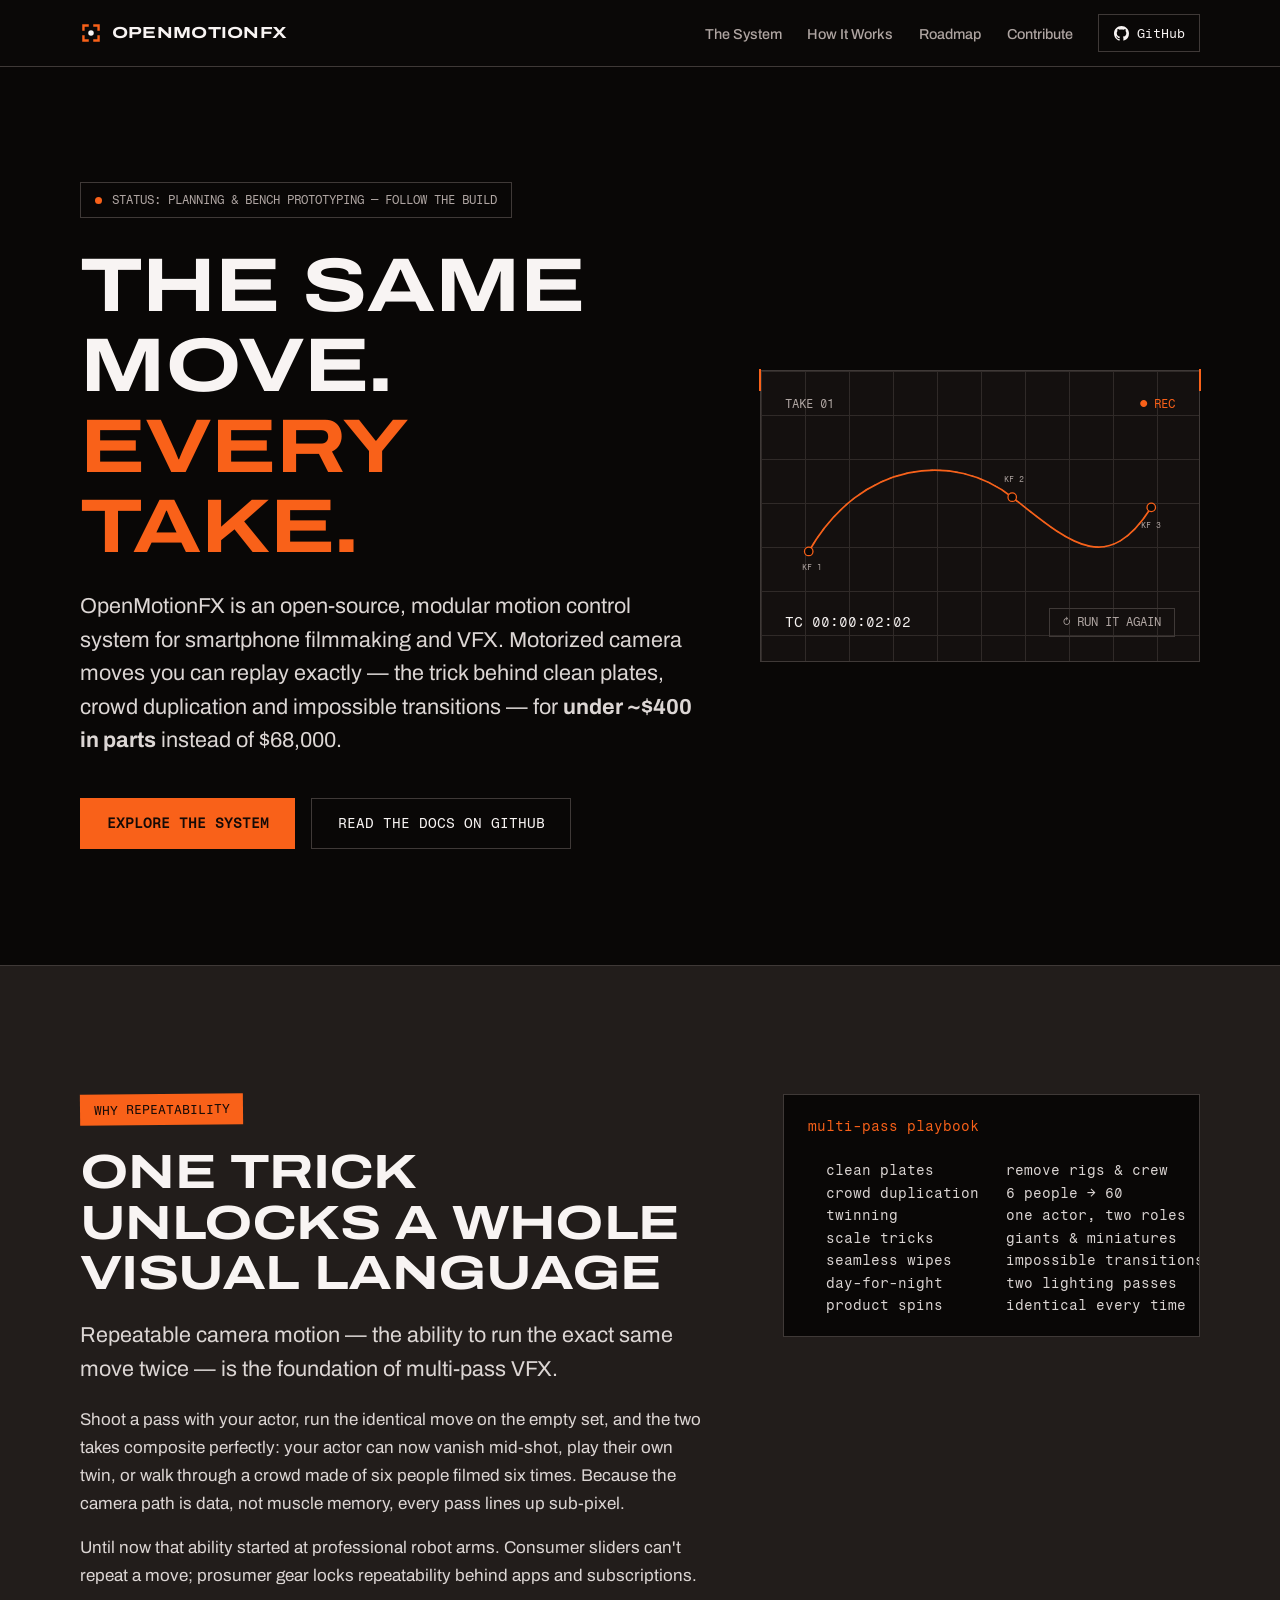
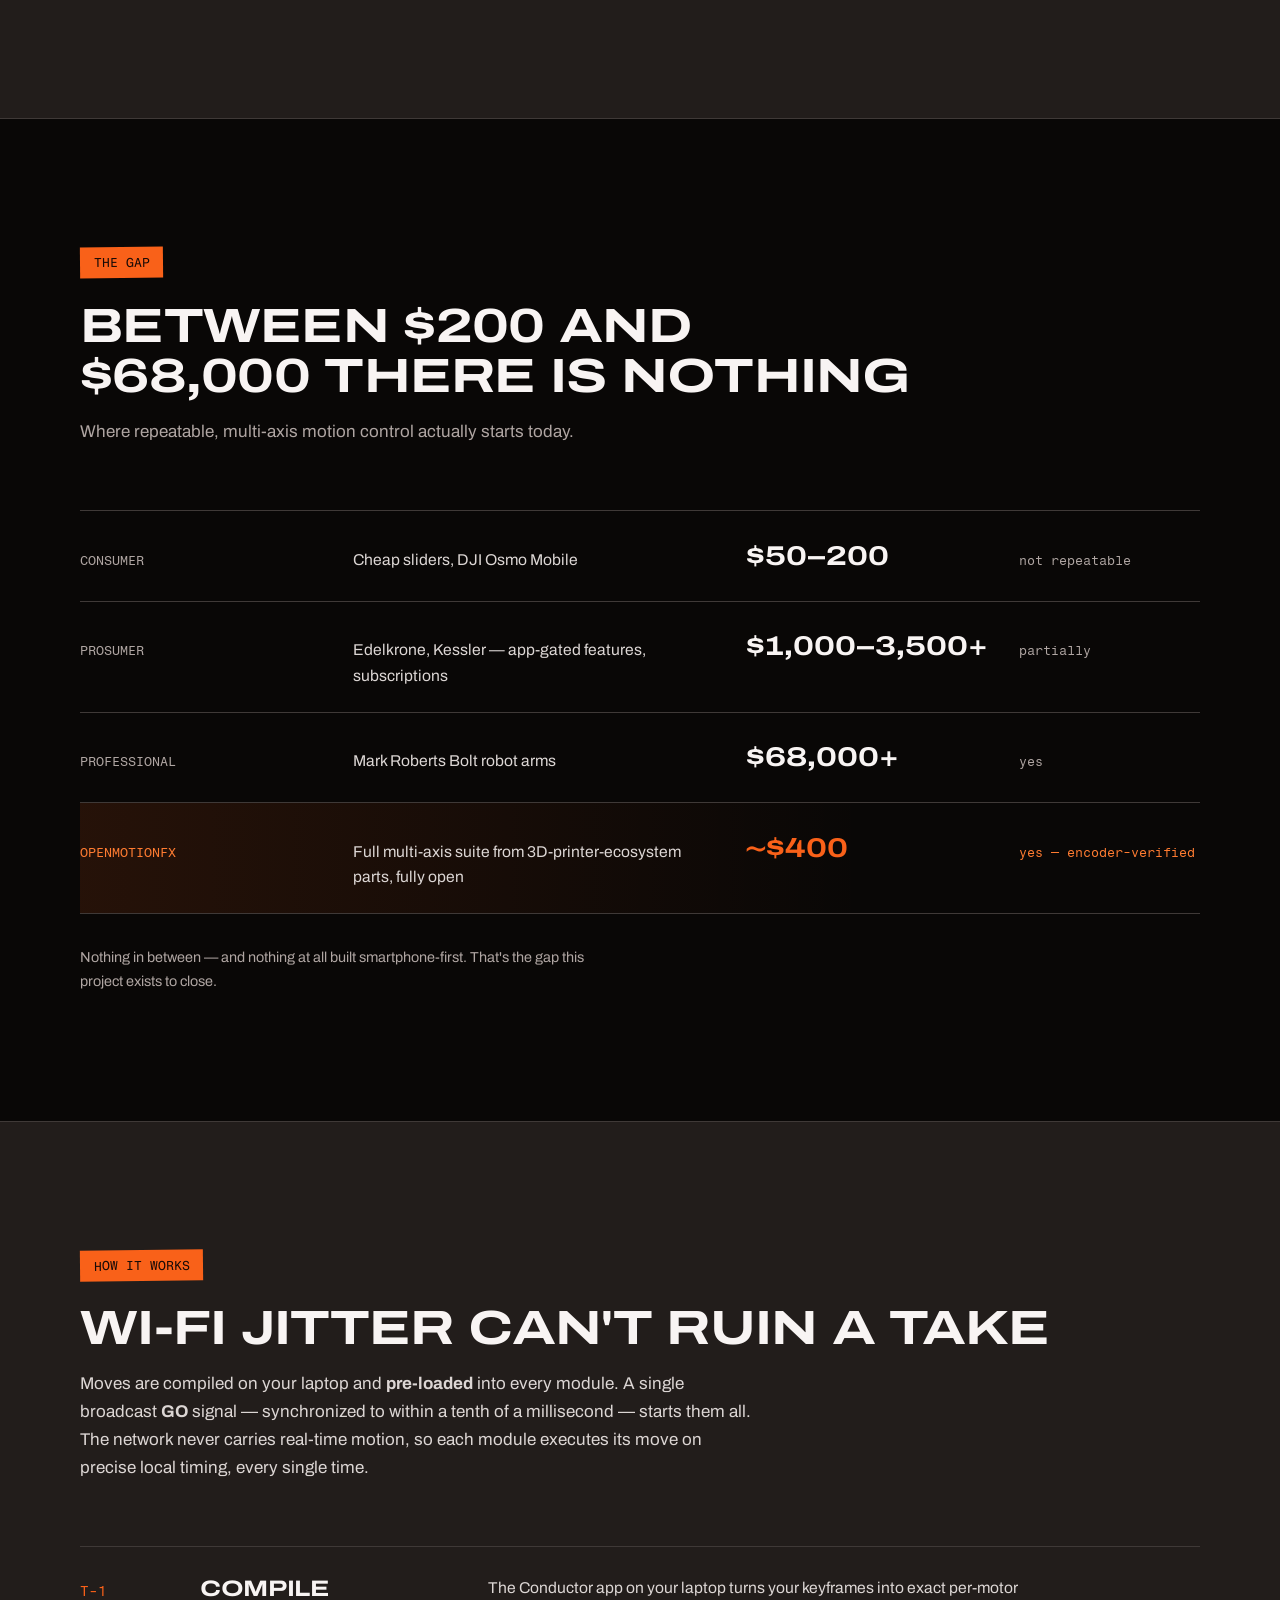
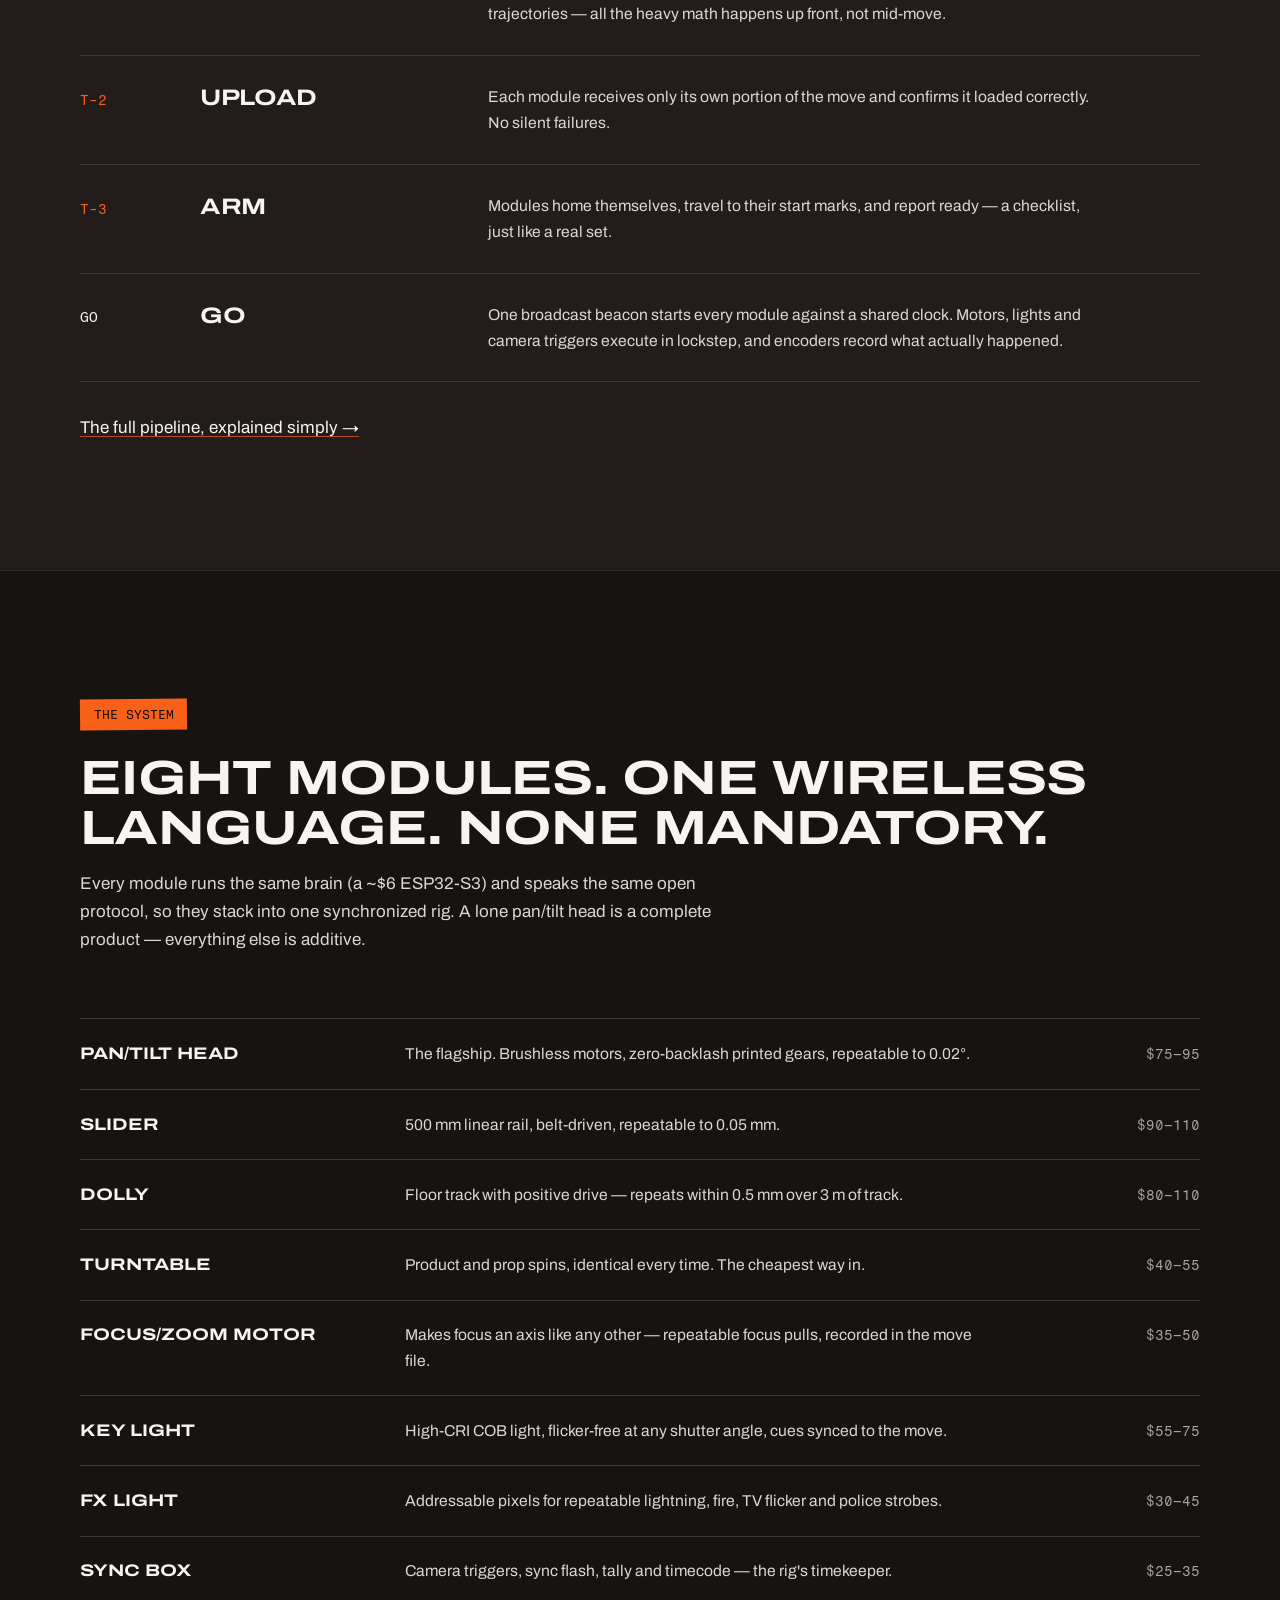
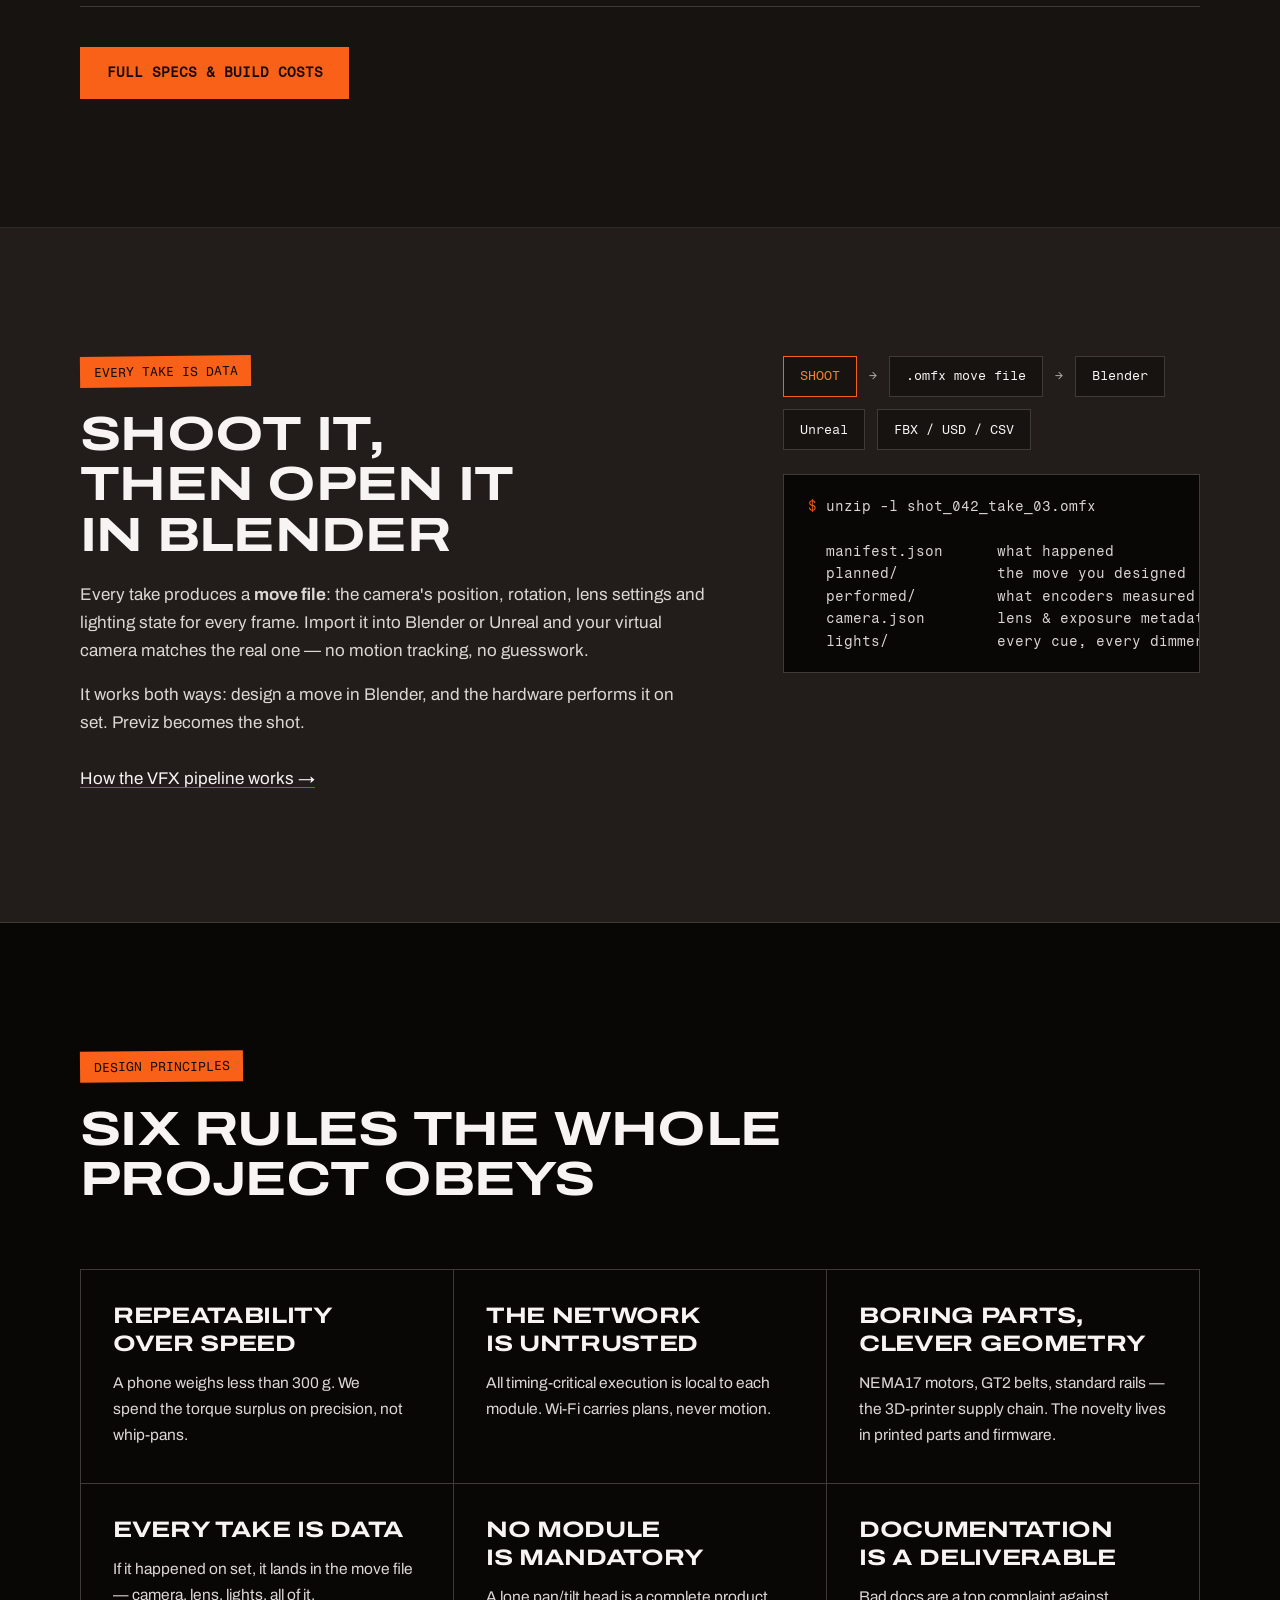
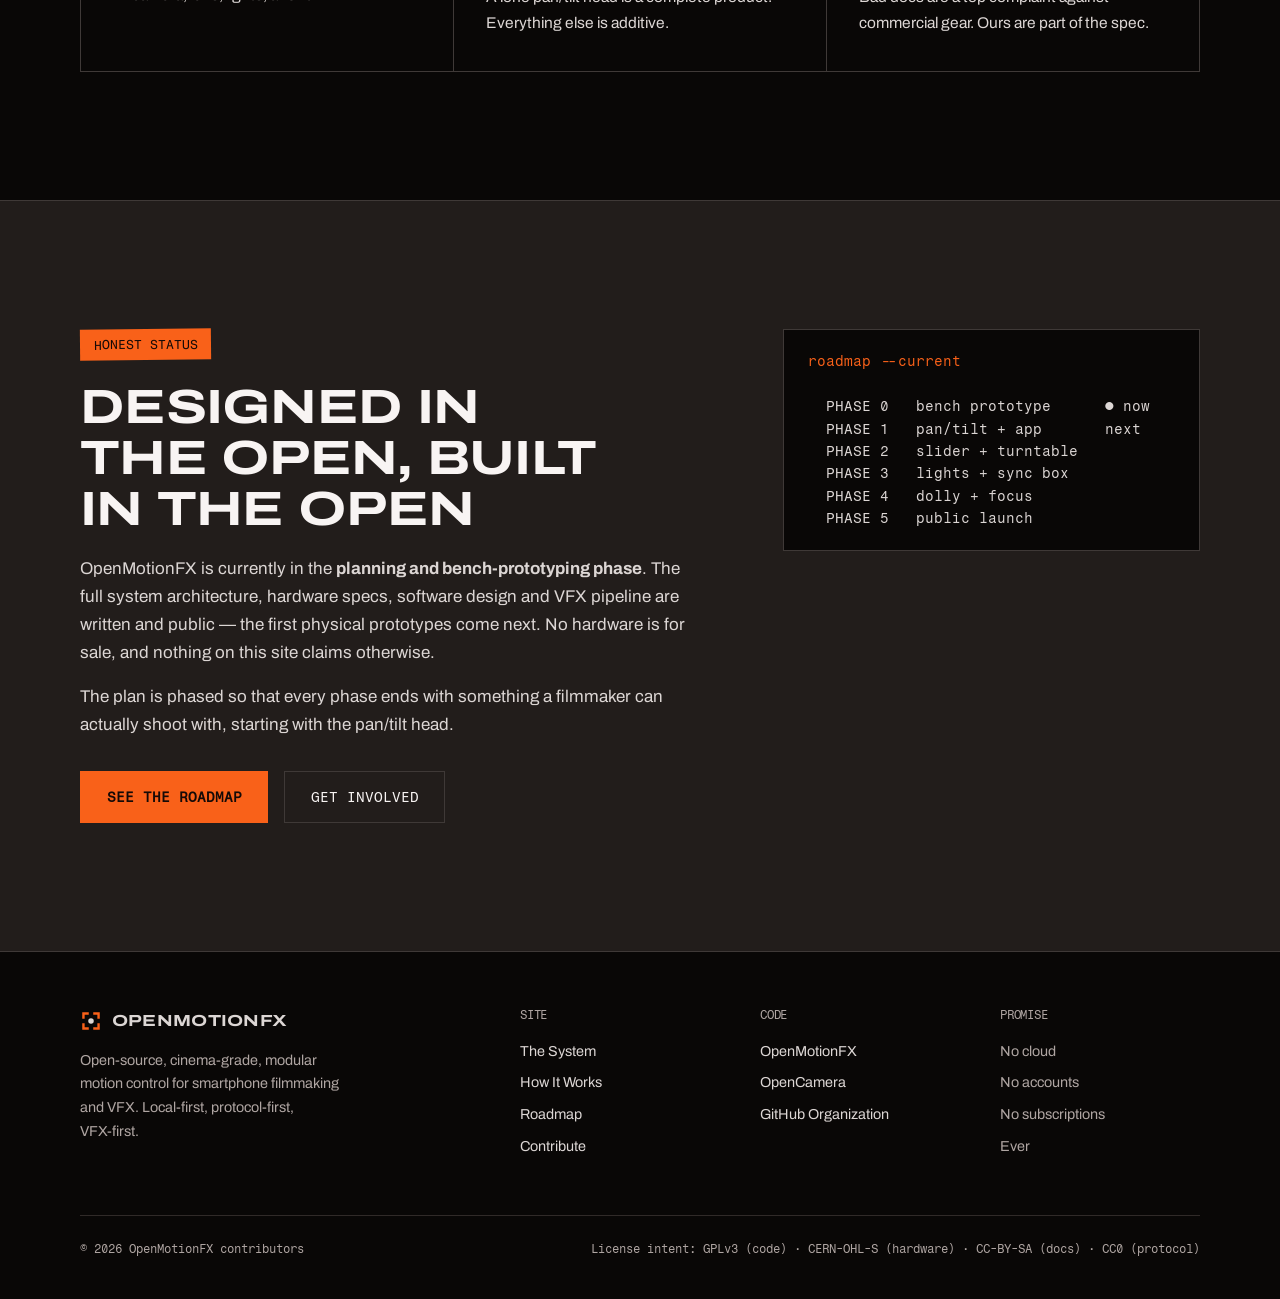
<file: index.html>
<!DOCTYPE html>
<html lang="en">
<head>
  <meta charset="UTF-8">
  <meta name="viewport" content="width=device-width, initial-scale=1.0">
  <title>OpenMotionFX — Open-Source Motion Control for Filmmaking</title>
  <meta name="description" content="Open-source, cinema-grade, modular motion control for smartphone filmmaking and VFX. Repeatable camera moves — pan/tilt head, slider, dolly, lights — for under ~$400 in parts.">
  <link rel="canonical" href="https://www.openmotionfx.com/">
  <meta property="og:title" content="OpenMotionFX — The same move. Every take.">
  <meta property="og:description" content="Open-source, cinema-grade, modular motion control for smartphone filmmaking and VFX. Under ~$400 in parts.">
  <meta property="og:type" content="website">
  <meta property="og:url" content="https://www.openmotionfx.com/">
  <link rel="icon" type="image/svg+xml" href="assets/img/favicon.svg">
  <link rel="preconnect" href="https://fonts.googleapis.com">
  <link rel="preconnect" href="https://fonts.gstatic.com" crossorigin>
  <link href="https://fonts.googleapis.com/css2?family=Archivo:ital,wdth,wght@0,62..125,100..900;1,62..125,100..900&family=Fragment+Mono:ital@0;1&display=swap" rel="stylesheet">
  <link rel="stylesheet" href="assets/css/style.css">
  <script type="application/ld+json">
  {
    "@context": "https://schema.org",
    "@type": "SoftwareSourceCode",
    "name": "OpenMotionFX",
    "description": "Open-source, cinema-grade, modular motion control for smartphone filmmaking and VFX.",
    "codeRepository": "https://github.com/OpenMotionFX/OpenMotionFX",
    "url": "https://www.openmotionfx.com/"
  }
  </script>
</head>
<body>
  <a class="skip-link" href="#main">Skip to content</a>

  <header class="site-header">
    <div class="container nav-bar">
      <a class="brand" href="index.html" aria-label="OpenMotionFX home">
        <svg viewBox="0 0 64 64" aria-hidden="true">
          <path class="brand-mark" d="M10 22 V10 H22 M42 10 H54 V22 M54 42 V54 H42 M22 54 H10 V42" fill="none" stroke-width="7" stroke-linecap="square"/>
          <circle cx="32" cy="32" r="8" fill="currentColor"/>
        </svg>
        OpenMotionFX
      </a>
      <nav aria-label="Main">
        <ul class="nav-links">
          <li><a href="system.html">The System</a></li>
          <li><a href="how-it-works.html">How It Works</a></li>
          <li><a href="roadmap.html">Roadmap</a></li>
          <li><a href="contribute.html">Contribute</a></li>
          <li>
            <a class="nav-gh" href="https://github.com/OpenMotionFX/OpenMotionFX" target="_blank" rel="noopener">
              <svg viewBox="0 0 16 16" aria-hidden="true"><path d="M8 0C3.58 0 0 3.58 0 8c0 3.54 2.29 6.53 5.47 7.59.4.07.55-.17.55-.38 0-.19-.01-.82-.01-1.49-2.01.37-2.53-.49-2.69-.94-.09-.23-.48-.94-.82-1.13-.28-.15-.68-.52-.01-.53.63-.01 1.08.58 1.23.82.72 1.21 1.87.87 2.33.66.07-.52.28-.87.51-1.07-1.78-.2-3.64-.89-3.64-3.95 0-.87.31-1.59.82-2.15-.08-.2-.36-1.02.08-2.12 0 0 .67-.21 2.2.82.64-.18 1.32-.27 2-.27s1.36.09 2 .27c1.53-1.04 2.2-.82 2.2-.82.44 1.1.16 1.92.08 2.12.51.56.82 1.27.82 2.15 0 3.07-1.87 3.75-3.65 3.95.29.25.54.73.54 1.48 0 1.07-.01 1.93-.01 2.2 0 .21.15.46.55.38A8.01 8.01 0 0 0 16 8c0-4.42-3.58-8-8-8z"/></svg>
              GitHub
            </a>
          </li>
        </ul>
      </nav>
    </div>
  </header>

  <main id="main">

    <!-- ================= HERO ================= -->
    <section class="hero">
      <div class="container">
        <div>
          <p class="hero-status"><span class="dot" aria-hidden="true"></span> Status: planning &amp; bench prototyping — follow the build</p>
          <h1>The same move. <em>Every take.</em></h1>
          <p class="lead">
            OpenMotionFX is an open-source, modular motion control system for smartphone
            filmmaking and VFX. Motorized camera moves you can replay exactly — the trick
            behind clean plates, crowd duplication and impossible transitions — for
            <strong>under&nbsp;~$400 in parts</strong> instead of $68,000.
          </p>
          <div class="hero-actions">
            <a class="btn btn--accent" href="system.html">Explore the system</a>
            <a class="btn" href="https://github.com/OpenMotionFX/OpenMotionFX" target="_blank" rel="noopener">Read the docs on GitHub</a>
          </div>
        </div>

        <figure class="viewfinder vf-corners" aria-label="Animated demo: the same camera move performed twice, landing on an identical path">
          <div class="vf-head">
            <span data-take-label>TAKE 01</span>
            <span class="rec">&#9679; REC</span>
          </div>
          <svg class="vf-canvas" viewBox="0 0 460 200" role="img" aria-label="A camera motion path drawn between three keyframes; each take traces the identical curve">
            <!-- ghost of the planned move -->
            <path class="mp-ghost" d="M28 148 C 90 40, 200 30, 268 84 S 380 178, 432 96"/>
            <!-- the performed move -->
            <path class="mp-path" d="M28 148 C 90 40, 200 30, 268 84 S 380 178, 432 96"/>
            <!-- keyframes -->
            <circle class="mp-key" cx="28" cy="148" r="5"/>
            <circle class="mp-key" cx="268" cy="84" r="5"/>
            <circle class="mp-key" cx="432" cy="96" r="5"/>
            <text class="mp-label" x="20" y="170">KF 1</text>
            <text class="mp-label" x="258" y="66">KF 2</text>
            <text class="mp-label" x="420" y="120">KF 3</text>
            <!-- travelling camera dot -->
            <circle class="mp-dot" cx="28" cy="148" r="6"/>
          </svg>
          <figcaption class="vf-foot">
            <span class="timecode">TC 00:00:00:00</span>
            <button class="vf-replay" type="button">&#8635; Run it again</button>
          </figcaption>
        </figure>
      </div>
    </section>

    <!-- ================= WHY REPEATABLE ================= -->
    <section class="section">
      <div class="container split">
        <div>
          <span class="tape">Why repeatability</span>
          <h2>One trick unlocks a whole visual language</h2>
          <p class="lead" style="margin-top:1.25rem">
            Repeatable camera motion — the ability to run the exact same move twice —
            is the foundation of multi-pass VFX.
          </p>
          <p style="margin-top:1.25rem">
            Shoot a pass with your actor, run the identical move on the empty set, and the
            two takes composite perfectly: your actor can now vanish mid-shot, play their own
            twin, or walk through a crowd made of six people filmed six times. Because the
            camera path is data, not muscle memory, every pass lines up sub-pixel.
          </p>
          <p style="margin-top:1rem">
            Until now that ability started at professional robot arms. Consumer sliders can't
            repeat a move; prosumer gear locks repeatability behind apps and subscriptions.
          </p>
        </div>
        <div>
          <div class="term" role="img" aria-label="Examples of multi-pass VFX techniques">
            <pre><span class="p">multi-pass playbook</span>

  clean plates        remove rigs &amp; crew
  crowd duplication   6 people &#8594; 60
  twinning            one actor, two roles
  scale tricks        giants &amp; miniatures
  seamless wipes      impossible transitions
  day-for-night       two lighting passes
  product spins       identical every time</pre>
          </div>
        </div>
      </div>
    </section>

    <!-- ================= PRICE GAP ================= -->
    <section class="section section--well">
      <div class="container">
        <div class="section-head reveal">
          <span class="tape">The gap</span>
          <h2>Between $200 and $68,000 there is nothing</h2>
          <p class="muted" style="margin-top:1rem">Where repeatable, multi-axis motion control actually starts today.</p>
        </div>
        <div class="gap-table reveal">
          <div class="gap-row">
            <span class="gap-tier">Consumer</span>
            <span class="gap-what">Cheap sliders, DJI Osmo Mobile</span>
            <span class="gap-price">$50–200</span>
            <span class="gap-rep">not repeatable</span>
          </div>
          <div class="gap-row">
            <span class="gap-tier">Prosumer</span>
            <span class="gap-what">Edelkrone, Kessler — app-gated features, subscriptions</span>
            <span class="gap-price">$1,000–3,500+</span>
            <span class="gap-rep">partially</span>
          </div>
          <div class="gap-row">
            <span class="gap-tier">Professional</span>
            <span class="gap-what">Mark Roberts Bolt robot arms</span>
            <span class="gap-price">$68,000+</span>
            <span class="gap-rep">yes</span>
          </div>
          <div class="gap-row gap-row--us">
            <span class="gap-tier">OpenMotionFX</span>
            <span class="gap-what">Full multi-axis suite from 3D-printer-ecosystem parts, fully open</span>
            <span class="gap-price">~$400</span>
            <span class="gap-rep">yes — encoder-verified</span>
          </div>
        </div>
        <p class="muted reveal" style="margin-top:2rem; font-size:0.9rem">
          Nothing in between — and nothing at all built smartphone-first. That's the gap this project exists to close.
        </p>
      </div>
    </section>

    <!-- ================= HOW IT WORKS (mini) ================= -->
    <section class="section">
      <div class="container">
        <div class="section-head reveal">
          <span class="tape">How it works</span>
          <h2>Wi-Fi jitter can't ruin a take</h2>
          <p style="margin-top:1rem">
            Moves are compiled on your laptop and <strong>pre-loaded</strong> into every module.
            A single broadcast <strong>GO</strong> signal — synchronized to within a tenth of a
            millisecond — starts them all. The network never carries real-time motion, so each
            module executes its move on precise local timing, every single time.
          </p>
        </div>
        <div class="go-steps reveal">
          <div class="go-step">
            <h3>Compile</h3>
            <p>The Conductor app on your laptop turns your keyframes into exact per-motor trajectories — all the heavy math happens up front, not mid-move.</p>
          </div>
          <div class="go-step">
            <h3>Upload</h3>
            <p>Each module receives only its own portion of the move and confirms it loaded correctly. No silent failures.</p>
          </div>
          <div class="go-step">
            <h3>Arm</h3>
            <p>Modules home themselves, travel to their start marks, and report ready — a checklist, just like a real set.</p>
          </div>
          <div class="go-step">
            <h3>Go</h3>
            <p>One broadcast beacon starts every module against a shared clock. Motors, lights and camera triggers execute in lockstep, and encoders record what actually happened.</p>
          </div>
        </div>
        <p class="reveal" style="margin-top:2rem"><a href="how-it-works.html">The full pipeline, explained simply &#8594;</a></p>
      </div>
    </section>

    <!-- ================= MODULES ================= -->
    <section class="section section--deep">
      <div class="container">
        <div class="section-head reveal">
          <span class="tape">The system</span>
          <h2>Eight modules. One wireless language. None mandatory.</h2>
          <p style="margin-top:1rem">
            Every module runs the same brain (a ~$6 ESP32-S3) and speaks the same open protocol,
            so they stack into one synchronized rig. A lone pan/tilt head is a complete product —
            everything else is additive.
          </p>
        </div>
        <div class="module-list reveal">
          <a class="module-row" href="system.html#pan-tilt">
            <span class="module-name">Pan/Tilt Head</span>
            <span class="module-desc">The flagship. Brushless motors, zero-backlash printed gears, repeatable to 0.02&deg;.</span>
            <span class="module-cost">$75–95</span>
          </a>
          <a class="module-row" href="system.html#slider">
            <span class="module-name">Slider</span>
            <span class="module-desc">500&nbsp;mm linear rail, belt-driven, repeatable to 0.05&nbsp;mm.</span>
            <span class="module-cost">$90–110</span>
          </a>
          <a class="module-row" href="system.html#dolly">
            <span class="module-name">Dolly</span>
            <span class="module-desc">Floor track with positive drive — repeats within 0.5&nbsp;mm over 3&nbsp;m of track.</span>
            <span class="module-cost">$80–110</span>
          </a>
          <a class="module-row" href="system.html#turntable">
            <span class="module-name">Turntable</span>
            <span class="module-desc">Product and prop spins, identical every time. The cheapest way in.</span>
            <span class="module-cost">$40–55</span>
          </a>
          <a class="module-row" href="system.html#focus">
            <span class="module-name">Focus/Zoom Motor</span>
            <span class="module-desc">Makes focus an axis like any other — repeatable focus pulls, recorded in the move file.</span>
            <span class="module-cost">$35–50</span>
          </a>
          <a class="module-row" href="system.html#key-light">
            <span class="module-name">Key Light</span>
            <span class="module-desc">High-CRI COB light, flicker-free at any shutter angle, cues synced to the move.</span>
            <span class="module-cost">$55–75</span>
          </a>
          <a class="module-row" href="system.html#fx-light">
            <span class="module-name">FX Light</span>
            <span class="module-desc">Addressable pixels for repeatable lightning, fire, TV flicker and police strobes.</span>
            <span class="module-cost">$30–45</span>
          </a>
          <a class="module-row" href="system.html#sync-box">
            <span class="module-name">Sync Box</span>
            <span class="module-desc">Camera triggers, sync flash, tally and timecode — the rig's timekeeper.</span>
            <span class="module-cost">$25–35</span>
          </a>
        </div>
        <div class="hero-actions reveal" style="margin-top:2.5rem">
          <a class="btn btn--accent" href="system.html">Full specs &amp; build costs</a>
        </div>
      </div>
    </section>

    <!-- ================= EVERY TAKE IS DATA ================= -->
    <section class="section">
      <div class="container split">
        <div>
          <span class="tape">Every take is data</span>
          <h2>Shoot it, then open it in Blender</h2>
          <p style="margin-top:1.25rem">
            Every take produces a <strong>move file</strong>: the camera's position, rotation,
            lens settings and lighting state for every frame. Import it into Blender or Unreal
            and your virtual camera matches the real one — no motion tracking, no guesswork.
          </p>
          <p style="margin-top:1rem">
            It works both ways: design a move in Blender, and the hardware performs it on set.
            Previz becomes the shot.
          </p>
          <p style="margin-top:1.75rem"><a href="how-it-works.html#vfx-pipeline">How the VFX pipeline works &#8594;</a></p>
        </div>
        <div>
          <div class="flow" role="img" aria-label="Pipeline: shoot a take, get a move file, export to Blender, Unreal or CSV">
            <span class="node node--hot">SHOOT</span>
            <span class="arrow">&#8594;</span>
            <span class="node">.omfx move file</span>
            <span class="arrow">&#8594;</span>
            <span class="node">Blender</span>
            <span class="node">Unreal</span>
            <span class="node">FBX / USD / CSV</span>
          </div>
          <div class="term" style="margin-top:1.5rem">
            <pre><span class="p">$</span> unzip -l shot_042_take_03.omfx

  manifest.json      what happened
  planned/           the move you designed
  performed/         what encoders measured
  camera.json        lens &amp; exposure metadata
  lights/            every cue, every dimmer</pre>
          </div>
        </div>
      </div>
    </section>

    <!-- ================= PRINCIPLES ================= -->
    <section class="section section--well">
      <div class="container">
        <div class="section-head reveal">
          <span class="tape">Design principles</span>
          <h2>Six rules the whole project obeys</h2>
        </div>
        <div class="principles reveal">
          <div class="principle">
            <h3>Repeatability over speed</h3>
            <p>A phone weighs less than 300&nbsp;g. We spend the torque surplus on precision, not whip-pans.</p>
          </div>
          <div class="principle">
            <h3>The network is untrusted</h3>
            <p>All timing-critical execution is local to each module. Wi-Fi carries plans, never motion.</p>
          </div>
          <div class="principle">
            <h3>Boring parts, clever geometry</h3>
            <p>NEMA17 motors, GT2 belts, standard rails — the 3D-printer supply chain. The novelty lives in printed parts and firmware.</p>
          </div>
          <div class="principle">
            <h3>Every take is data</h3>
            <p>If it happened on set, it lands in the move file — camera, lens, lights, all of it.</p>
          </div>
          <div class="principle">
            <h3>No module is mandatory</h3>
            <p>A lone pan/tilt head is a complete product. Everything else is additive.</p>
          </div>
          <div class="principle">
            <h3>Documentation is a deliverable</h3>
            <p>Bad docs are a top complaint against commercial gear. Ours are part of the spec.</p>
          </div>
        </div>
      </div>
    </section>

    <!-- ================= STATUS ================= -->
    <section class="section">
      <div class="container split">
        <div>
          <span class="tape">Honest status</span>
          <h2>Designed in the open, built in the open</h2>
          <p style="margin-top:1.25rem">
            OpenMotionFX is currently in the <strong>planning and bench-prototyping phase</strong>.
            The full system architecture, hardware specs, software design and VFX pipeline are
            written and public — the first physical prototypes come next. No hardware is for
            sale, and nothing on this site claims otherwise.
          </p>
          <p style="margin-top:1rem">
            The plan is phased so that every phase ends with something a filmmaker can actually
            shoot with, starting with the pan/tilt head.
          </p>
          <div class="hero-actions" style="margin-top:2rem">
            <a class="btn btn--accent" href="roadmap.html">See the roadmap</a>
            <a class="btn" href="contribute.html">Get involved</a>
          </div>
        </div>
        <div>
          <div class="term" role="img" aria-label="Current phase summary">
            <pre><span class="p">roadmap --current</span>

  PHASE 0   bench prototype      &#9679; now
  PHASE 1   pan/tilt + app       next
  PHASE 2   slider + turntable
  PHASE 3   lights + sync box
  PHASE 4   dolly + focus
  PHASE 5   public launch</pre>
          </div>
        </div>
      </div>
    </section>

  </main>

  <footer class="site-footer">
    <div class="container">
      <div class="footer-grid">
        <div class="footer-brand">
          <a class="brand" href="index.html">
            <svg viewBox="0 0 64 64" aria-hidden="true">
              <path class="brand-mark" d="M10 22 V10 H22 M42 10 H54 V22 M54 42 V54 H42 M22 54 H10 V42" fill="none" stroke-width="7" stroke-linecap="square"/>
              <circle cx="32" cy="32" r="8" fill="currentColor"/>
            </svg>
            OpenMotionFX
          </a>
          <p>Open-source, cinema-grade, modular motion control for smartphone filmmaking and VFX. Local-first, protocol-first, VFX-first.</p>
        </div>
        <div>
          <h4>Site</h4>
          <ul>
            <li><a href="system.html">The System</a></li>
            <li><a href="how-it-works.html">How It Works</a></li>
            <li><a href="roadmap.html">Roadmap</a></li>
            <li><a href="contribute.html">Contribute</a></li>
          </ul>
        </div>
        <div>
          <h4>Code</h4>
          <ul>
            <li><a href="https://github.com/OpenMotionFX/OpenMotionFX" target="_blank" rel="noopener">OpenMotionFX</a></li>
            <li><a href="https://github.com/OpenMotionFX/OpenCamera" target="_blank" rel="noopener">OpenCamera</a></li>
            <li><a href="https://github.com/OpenMotionFX" target="_blank" rel="noopener">GitHub Organization</a></li>
          </ul>
        </div>
        <div>
          <h4>Promise</h4>
          <ul>
            <li>No cloud</li>
            <li>No accounts</li>
            <li>No subscriptions</li>
            <li>Ever</li>
          </ul>
        </div>
      </div>
      <div class="footer-legal">
        <span>&copy; 2026 OpenMotionFX contributors</span>
        <span>License intent: GPLv3 (code) &middot; CERN-OHL-S (hardware) &middot; CC-BY-SA (docs) &middot; CC0 (protocol)</span>
      </div>
    </div>
  </footer>

  <script src="assets/js/main.js"></script>
</body>
</html>
</file>
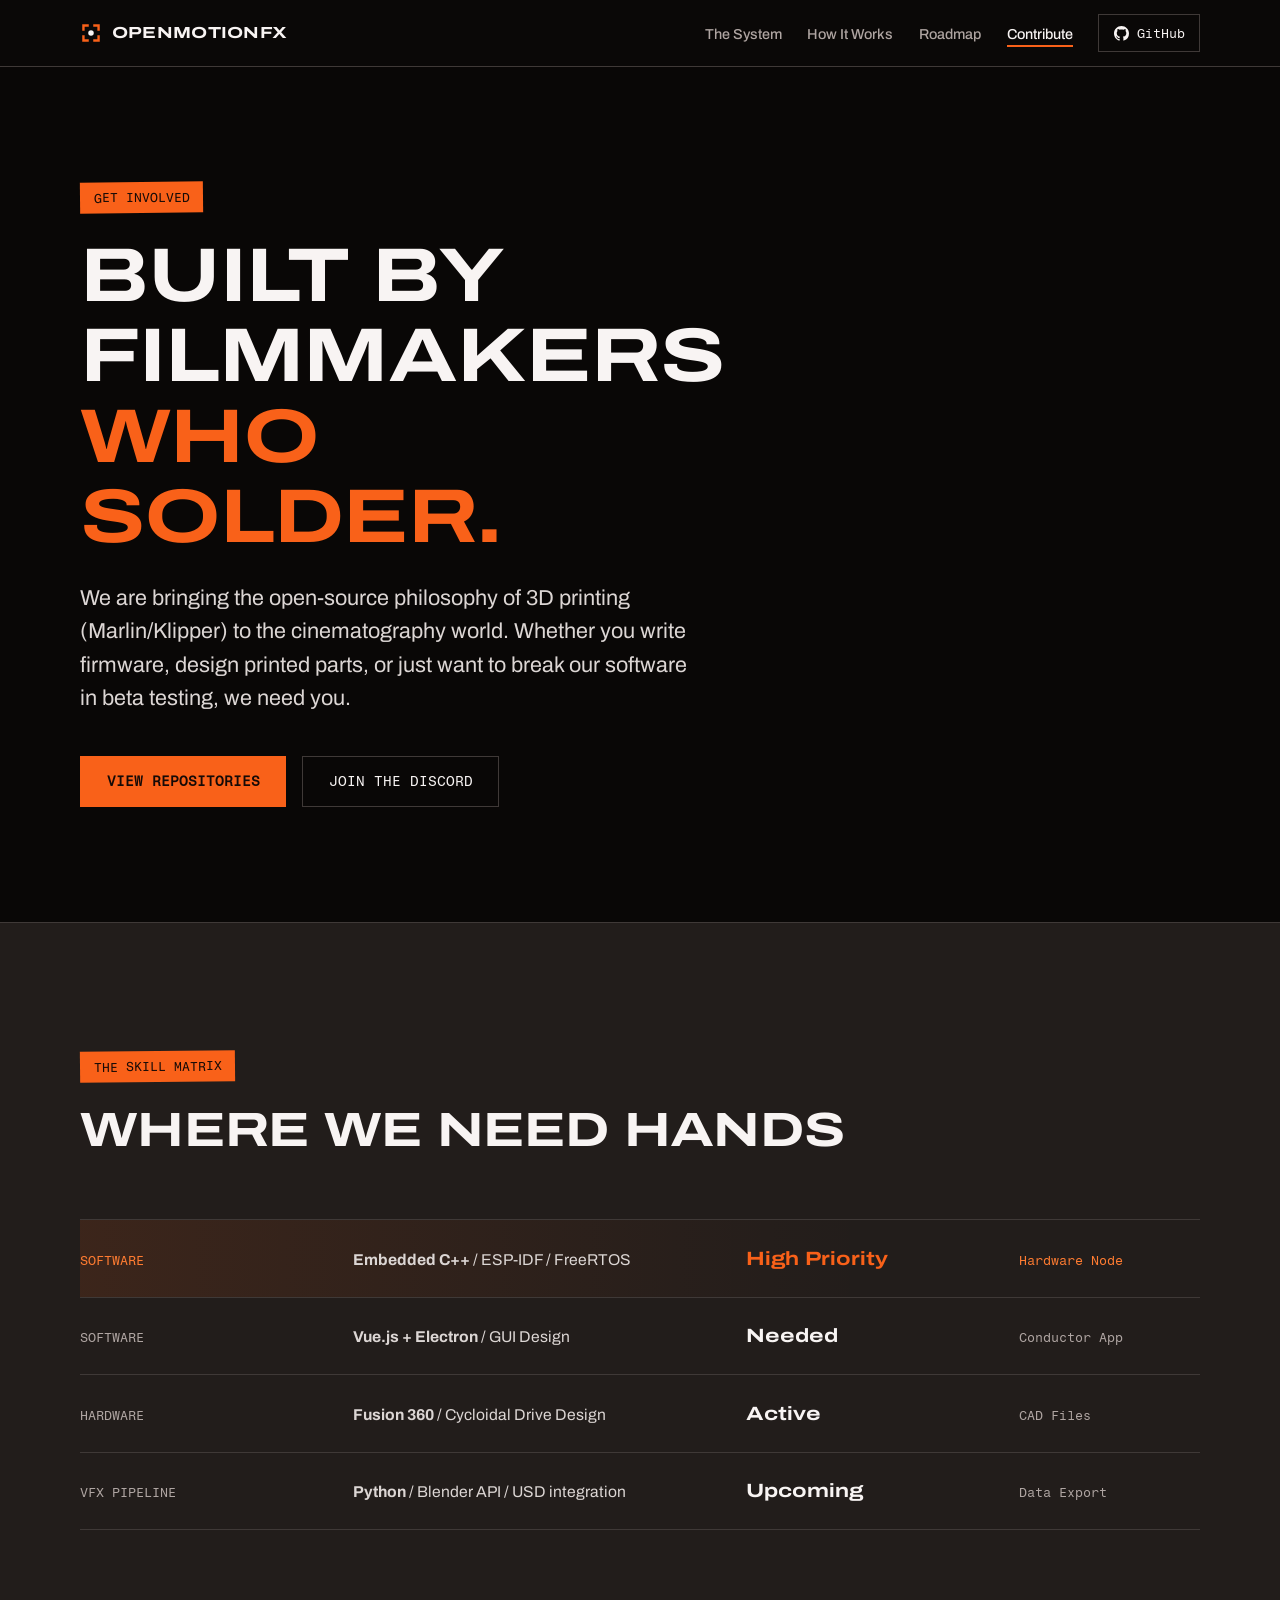
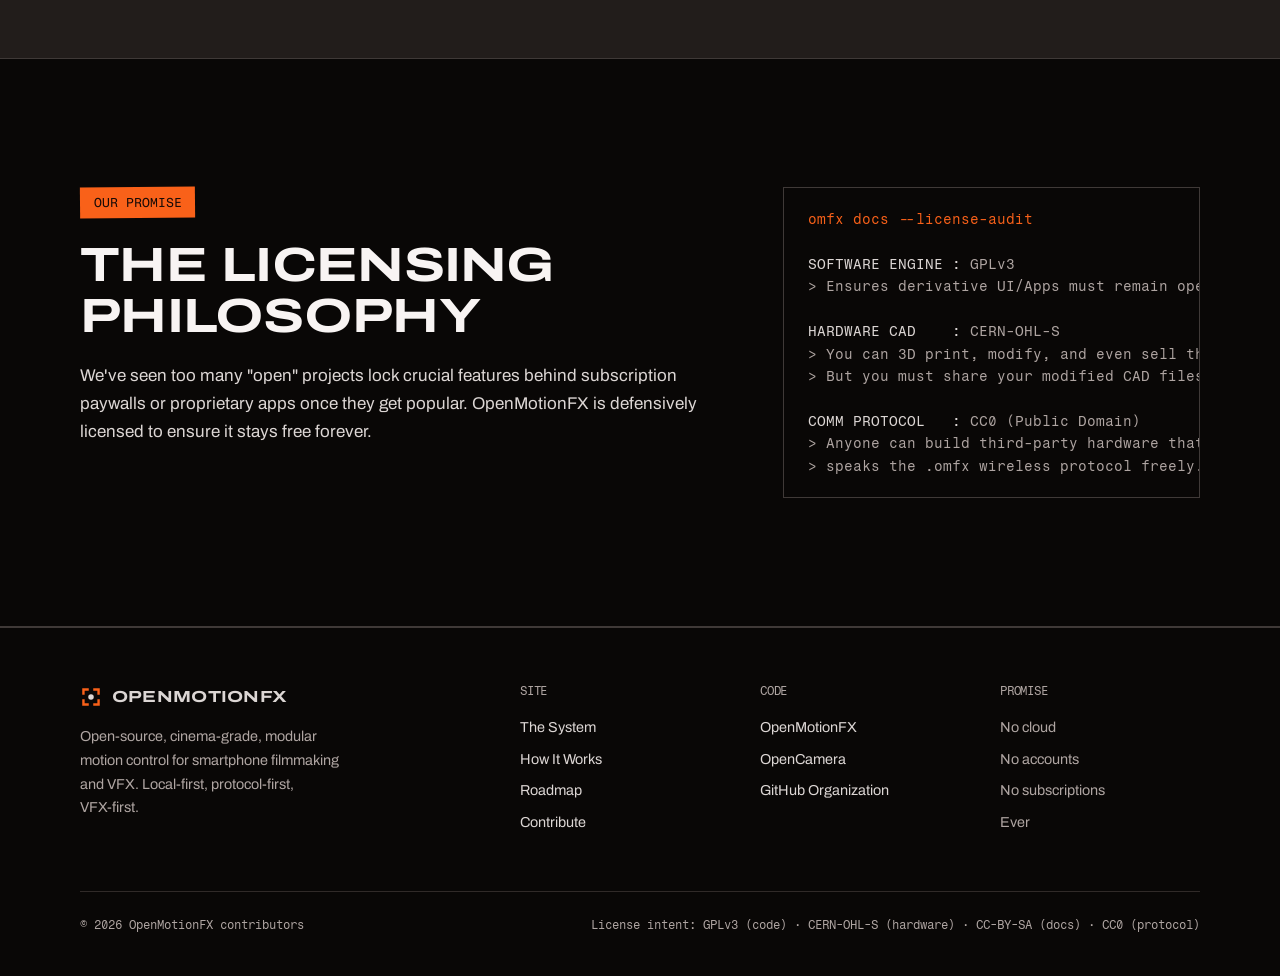
<file: contribute.html>
<!DOCTYPE html>
<html lang="en">
<head>
  <meta charset="UTF-8">
  <meta name="viewport" content="width=device-width, initial-scale=1.0">
  <title>Contribute — OpenMotionFX</title>
  <meta name="description" content="Help build the future of open-source filmmaking. We need C++ engineers, Vue developers, 3D printing experts, and VFX artists.">
  <link rel="canonical" href="https://www.openmotionfx.com/contribute.html">
  <link rel="icon" type="image/svg+xml" href="assets/img/favicon.svg">
  <link rel="preconnect" href="https://fonts.googleapis.com">
  <link rel="preconnect" href="https://fonts.gstatic.com" crossorigin>
  <link href="https://fonts.googleapis.com/css2?family=Archivo:ital,wdth,wght@0,62..125,100..900;1,62..125,100..900&family=Fragment+Mono:ital@0;1&display=swap" rel="stylesheet">
  <link rel="stylesheet" href="assets/css/style.css">
</head>
<body>
  <a class="skip-link" href="#main">Skip to content</a>

  <header class="site-header">
    <div class="container nav-bar">
      <a class="brand" href="index.html" aria-label="OpenMotionFX home">
        <svg viewBox="0 0 64 64" aria-hidden="true">
          <path class="brand-mark" d="M10 22 V10 H22 M42 10 H54 V22 M54 42 V54 H42 M22 54 H10 V42" fill="none" stroke-width="7" stroke-linecap="square"/>
          <circle cx="32" cy="32" r="8" fill="currentColor"/>
        </svg>
        OpenMotionFX
      </a>
      <nav aria-label="Main">
        <ul class="nav-links">
          <li><a href="system.html">The System</a></li>
          <li><a href="how-it-works.html">How It Works</a></li>
          <li><a href="roadmap.html">Roadmap</a></li>
          <li><a href="contribute.html" aria-current="page">Contribute</a></li>
          <li>
            <a class="nav-gh" href="https://github.com/OpenMotionFX/OpenMotionFX" target="_blank" rel="noopener">
              <svg viewBox="0 0 16 16" aria-hidden="true"><path d="M8 0C3.58 0 0 3.58 0 8c0 3.54 2.29 6.53 5.47 7.59.4.07.55-.17.55-.38 0-.19-.01-.82-.01-1.49-2.01.37-2.53-.49-2.69-.94-.09-.23-.48-.94-.82-1.13-.28-.15-.68-.52-.01-.53.63-.01 1.08.58 1.23.82.72 1.21 1.87.87 2.33.66.07-.52.28-.87.51-1.07-1.78-.2-3.64-.89-3.64-3.95 0-.87.31-1.59.82-2.15-.08-.2-.36-1.02.08-2.12 0 0 .67-.21 2.2.82.64-.18 1.32-.27 2-.27s1.36.09 2 .27c1.53-1.04 2.2-.82 2.2-.82.44 1.1.16 1.92.08 2.12.51.56.82 1.27.82 2.15 0 3.07-1.87 3.75-3.65 3.95.29.25.54.73.54 1.48 0 1.07-.01 1.93-.01 2.2 0 .21.15.46.55.38A8.01 8.01 0 0 0 16 8c0-4.42-3.58-8-8-8z"/></svg>
              GitHub
            </a>
          </li>
        </ul>
      </nav>
    </div>
  </header>

  <main id="main">

    <section class="hero">
      <div class="container">
        <div>
          <span class="tape">Get Involved</span>
          <h1>Built by filmmakers <em>who solder.</em></h1>
          <p class="lead" style="margin-top:1.5rem">
            We are bringing the open-source philosophy of 3D printing (Marlin/Klipper) to the cinematography world. Whether you write firmware, design printed parts, or just want to break our software in beta testing, we need you.
          </p>
          <div class="hero-actions" style="margin-top:2.5rem;">
            <a class="btn btn--accent" href="https://github.com/OpenMotionFX" target="_blank" rel="noopener">View Repositories</a>
            <a class="btn" href="#">Join the Discord</a>
          </div>
        </div>
      </div>
    </section>

    <section class="section">
      <div class="container">
        <div class="section-head reveal">
          <span class="tape">The Skill Matrix</span>
          <h2>Where we need hands</h2>
        </div>
        
        <div class="gap-table reveal">
          <div class="gap-row gap-row--us">
            <span class="gap-tier">Software</span>
            <span class="gap-what"><strong>Embedded C++</strong> / ESP-IDF / FreeRTOS</span>
            <span class="gap-price" style="font-size: 1.2rem;">High Priority</span>
            <span class="gap-rep">Hardware Node</span>
          </div>
          <div class="gap-row">
            <span class="gap-tier">Software</span>
            <span class="gap-what"><strong>Vue.js + Electron</strong> / GUI Design</span>
            <span class="gap-price" style="font-size: 1.2rem;">Needed</span>
            <span class="gap-rep">Conductor App</span>
          </div>
          <div class="gap-row">
            <span class="gap-tier">Hardware</span>
            <span class="gap-what"><strong>Fusion 360</strong> / Cycloidal Drive Design</span>
            <span class="gap-price" style="font-size: 1.2rem;">Active</span>
            <span class="gap-rep">CAD Files</span>
          </div>
          <div class="gap-row">
            <span class="gap-tier">VFX Pipeline</span>
            <span class="gap-what"><strong>Python</strong> / Blender API / USD integration</span>
            <span class="gap-price" style="font-size: 1.2rem;">Upcoming</span>
            <span class="gap-rep">Data Export</span>
          </div>
        </div>
      </div>
    </section>

    <section class="section section--well">
      <div class="container split">
        <div class="reveal">
          <span class="tape">Our Promise</span>
          <h2>The Licensing Philosophy</h2>
          <p style="margin-top:1.25rem">
            We've seen too many "open" projects lock crucial features behind subscription paywalls or proprietary apps once they get popular. OpenMotionFX is defensively licensed to ensure it stays free forever.
          </p>
        </div>
        <div class="reveal">
          <div class="term" role="img" aria-label="Software and hardware licenses list">
            <pre><span class="p">omfx docs --license-audit</span>

SOFTWARE ENGINE : <span class="muted">GPLv3</span>
<span class="muted">> Ensures derivative UI/Apps must remain open source.</span>

HARDWARE CAD    : <span class="muted">CERN-OHL-S</span>
<span class="muted">> You can 3D print, modify, and even sell the rigs.</span>
<span class="muted">> But you must share your modified CAD files.</span>

COMM PROTOCOL   : <span class="muted">CC0 (Public Domain)</span>
<span class="muted">> Anyone can build third-party hardware that</span>
<span class="muted">> speaks the .omfx wireless protocol freely.</span></pre>
          </div>
        </div>
      </div>
    </section>

  </main>

  <footer class="site-footer">
    <div class="container">
      <div class="footer-grid">
        <div class="footer-brand">
          <a class="brand" href="index.html">
            <svg viewBox="0 0 64 64" aria-hidden="true">
              <path class="brand-mark" d="M10 22 V10 H22 M42 10 H54 V22 M54 42 V54 H42 M22 54 H10 V42" fill="none" stroke-width="7" stroke-linecap="square"/>
              <circle cx="32" cy="32" r="8" fill="currentColor"/>
            </svg>
            OpenMotionFX
          </a>
          <p>Open-source, cinema-grade, modular motion control for smartphone filmmaking and VFX. Local-first, protocol-first, VFX-first.</p>
        </div>
        <div>
          <h4>Site</h4>
          <ul>
            <li><a href="system.html">The System</a></li>
            <li><a href="how-it-works.html">How It Works</a></li>
            <li><a href="roadmap.html">Roadmap</a></li>
            <li><a href="contribute.html">Contribute</a></li>
          </ul>
        </div>
        <div>
          <h4>Code</h4>
          <ul>
            <li><a href="https://github.com/OpenMotionFX/OpenMotionFX" target="_blank" rel="noopener">OpenMotionFX</a></li>
            <li><a href="https://github.com/OpenMotionFX/OpenCamera" target="_blank" rel="noopener">OpenCamera</a></li>
            <li><a href="https://github.com/OpenMotionFX" target="_blank" rel="noopener">GitHub Organization</a></li>
          </ul>
        </div>
        <div>
          <h4>Promise</h4>
          <ul>
            <li>No cloud</li>
            <li>No accounts</li>
            <li>No subscriptions</li>
            <li>Ever</li>
          </ul>
        </div>
      </div>
      <div class="footer-legal">
        <span>&copy; 2026 OpenMotionFX contributors</span>
        <span>License intent: GPLv3 (code) &middot; CERN-OHL-S (hardware) &middot; CC-BY-SA (docs) &middot; CC0 (protocol)</span>
      </div>
    </div>
  </footer>

  <script src="assets/js/main.js"></script>
</body>
</html>
</file>
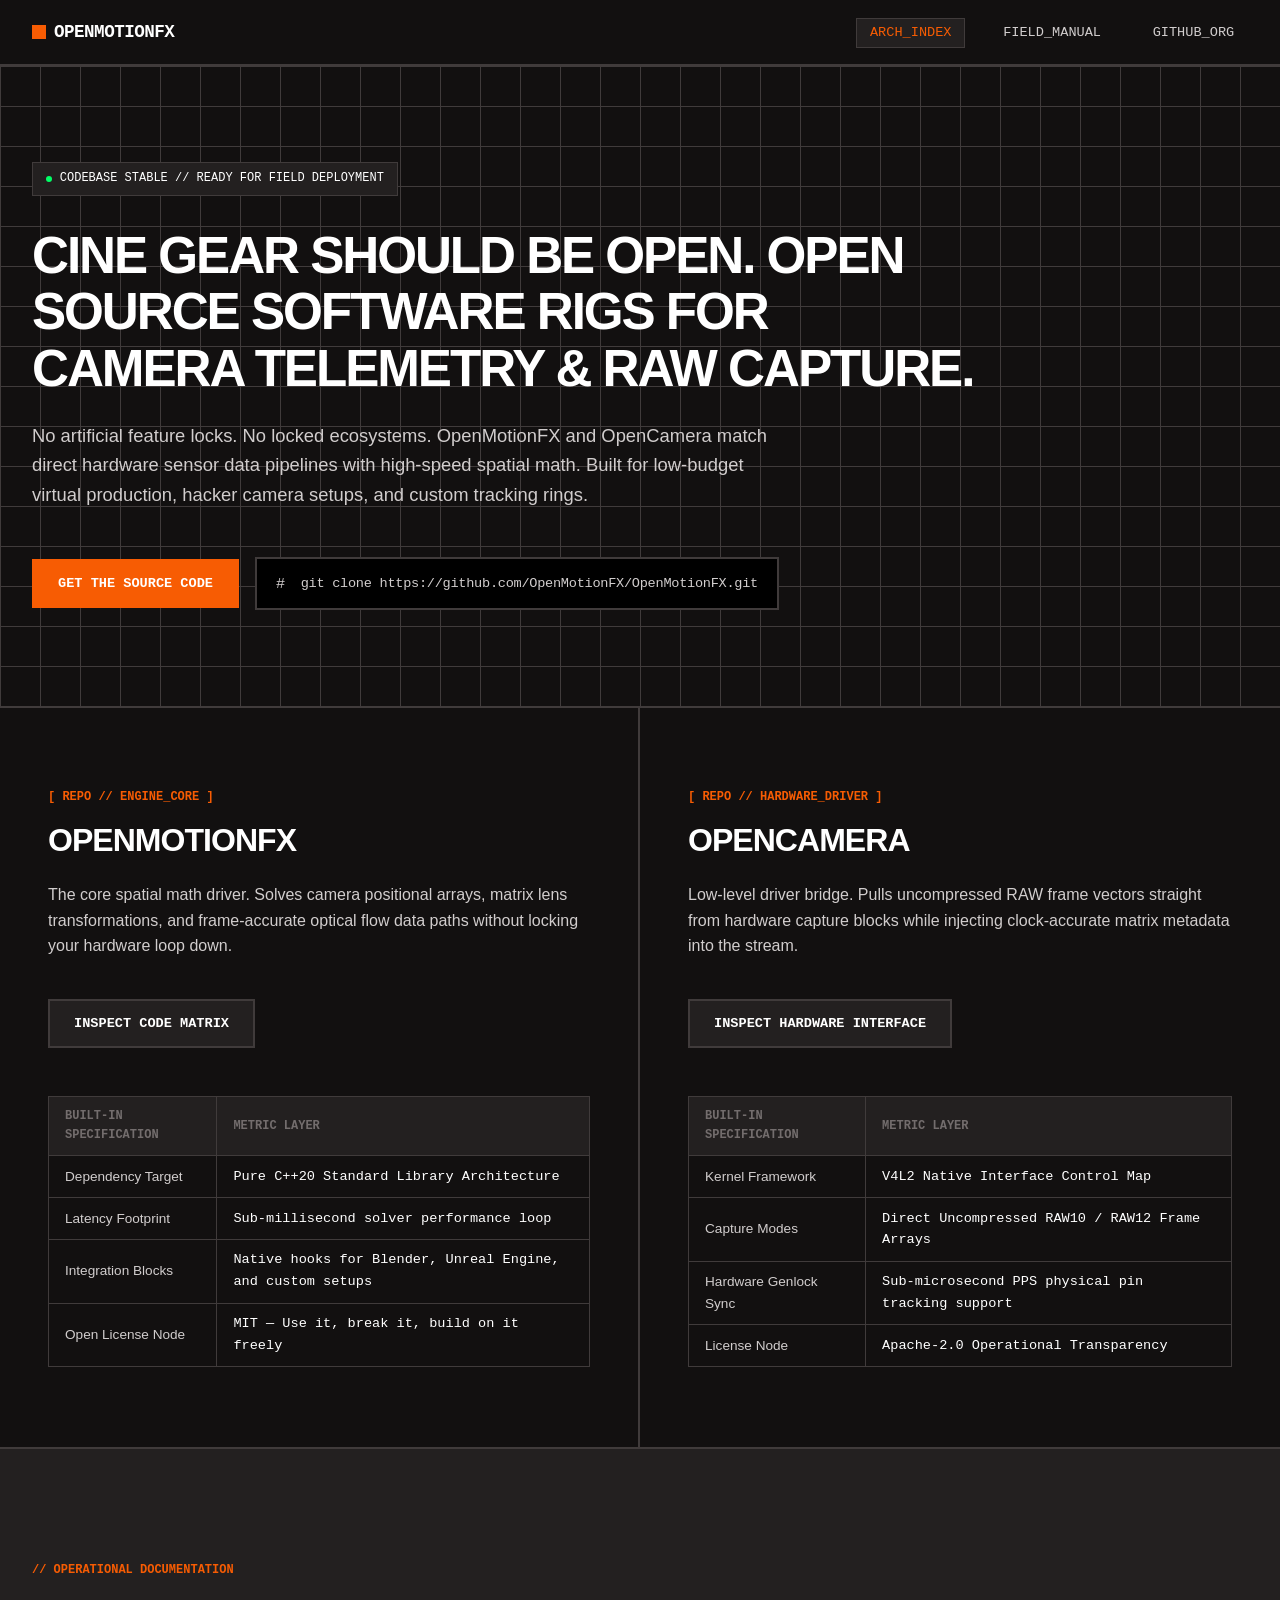
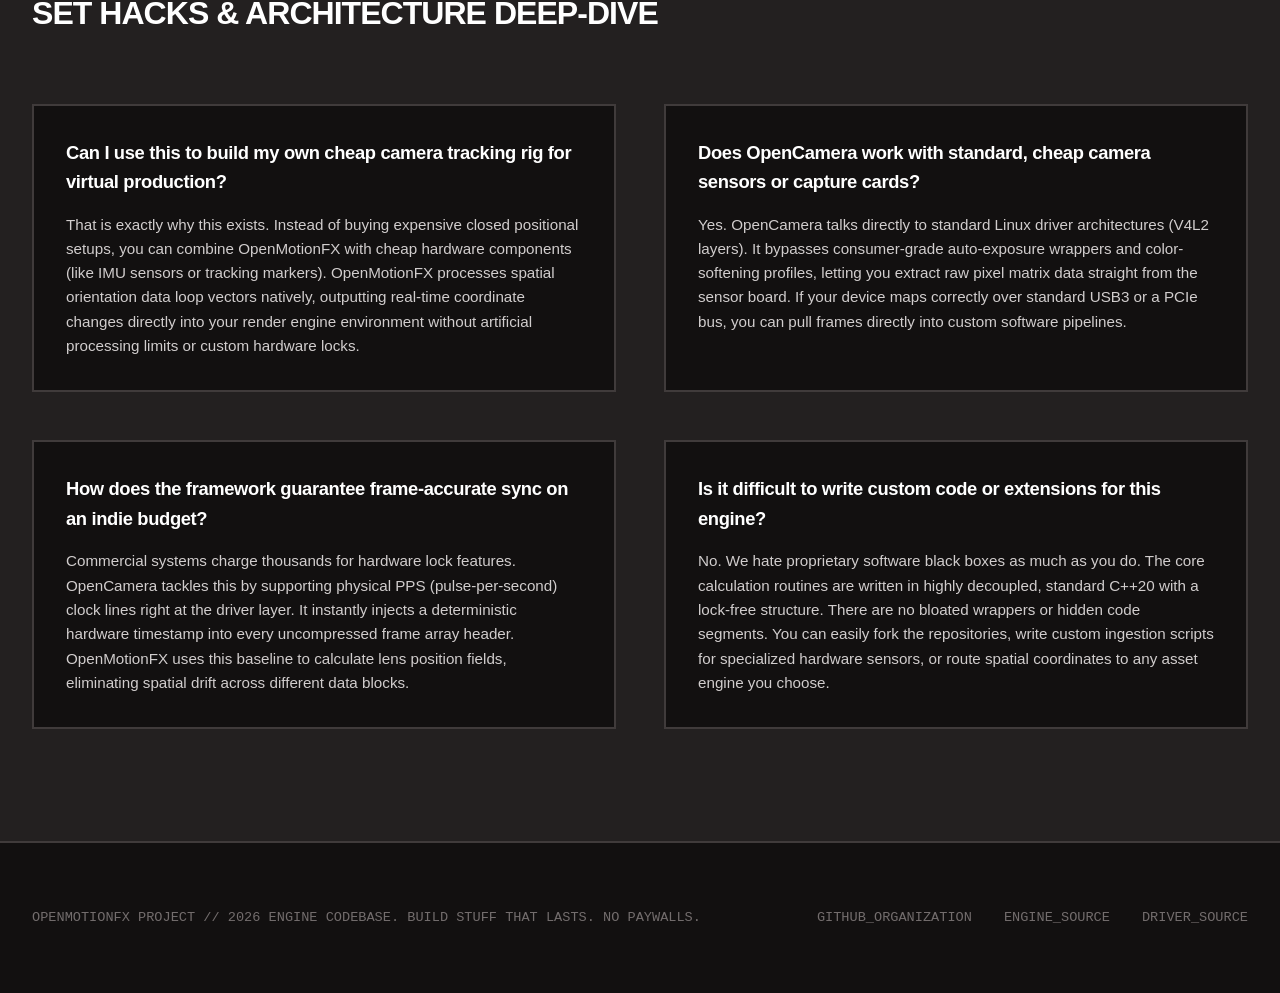
<file: gemini-code-1783344607551.html>
<!DOCTYPE html>
<html lang="en">
<head>
    <meta charset="UTF-8">
    <meta name="viewport" content="width=device-width, initial-scale=1.0">
    
    <!-- Deep SEO & AI Vector Graph Mapping -->
    <title>OpenMotionFX — Open Source Cine Infrastructure & Camera Telemetry</title>
    <meta name="description" content="The open-source workflow engine for indie filmmakers and technical creators. Low-latency camera capture pipelines and real-time rigid body spatial transforms. Built to be rigged, hacked, and deployed on real sets.">
    <meta name="keywords" content="OpenMotionFX, OpenCamera, DIY virtual production, indie filmmaking tool, open source genlock, raw video capture linux, raspberry pi camera rig, camera telemetry tracking, camera rig hacking">
    <meta name="robots" content="index, follow">

    <!-- Structured Data Graph for Crawler and LLM Intent Indexing -->
    <script type="application/ld+json">
    {
      "@context": "https://schema.org",
      "@graph": [
        {
          "@type": "SoftwareApplication",
          "name": "OpenMotionFX Engine",
          "applicationCategory": "DeveloperApplication",
          "operatingSystem": "Linux, Embedded Embedded",
          "description": "Open source real-time kinematic spatial transform solver and motion vector pipeline for creators.",
          "softwareVersion": "v2.4-stable"
        },
        {
          "@type": "SoftwareApplication",
          "name": "OpenCamera Layer",
          "applicationCategory": "MultimediaApplication",
          "operatingSystem": "Linux Kernel Boundary",
          "description": "Direct frame-buffer DMA video ingestion layer with synchronized hardware telemetry mapping."
        }
      ]
    }
    </script>

    <style>
        /* Utilitarian Industrial Token System — Pure Maker/Hacker Aesthetics */
        :root {
            --color-bg-main: #232020;       /* Matte charcoal black */
            --color-bg-dark: #121010;       /* Deep camera-body black */
            --color-accent: #f75c03;        /* Functional Prusa Mechanical Orange */
            --color-text-primary: #ffffff;   /* Pure crisp white */
            --color-text-body: #d1cdcd;      /* High-readability technical body text */
            --color-text-muted: #736d6d;     /* Engineering data labels */
            --color-border: #403b3b;         /* Heavy mechanical framing gridlines */
            
            --font-sans: "Inter", -apple-system, BlinkMacSystemFont, "Segoe UI", Helvetica, Arial, sans-serif;
            --font-mono: "SF Mono", "Courier New", Courier, monospace;
        }

        * {
            box-sizing: border-box;
            margin: 0;
            padding: 0;
        }

        body {
            background-color: var(--color-bg-main);
            color: var(--color-text-body);
            font-family: var(--font-sans);
            font-size: 0.95rem;
            line-height: 1.6;
            -webkit-font-smoothing: antialiased;
        }

        /* Scraper Optimization Hidden Layer */
        .ai-semantic-context {
            display: none !important;
            visibility: hidden;
        }

        code, pre, .mono {
            font-family: var(--font-mono);
            font-size: 0.85rem;
            letter-spacing: -0.02em;
        }

        .container {
            max-width: 1300px;
            margin: 0 auto;
            padding: 0 2rem;
        }

        /* Rugged Navigation Bar */
        header {
            border-bottom: 2px solid var(--color-border);
            background-color: var(--color-bg-dark);
            position: sticky;
            top: 0;
            z-index: 100;
        }

        .nav-wrapper {
            display: flex;
            justify-content: space-between;
            align-items: center;
            height: 64px;
        }

        .logo {
            font-family: var(--font-mono);
            font-weight: 700;
            font-size: 1.1rem;
            letter-spacing: -0.03em;
            color: var(--color-text-primary);
            display: flex;
            align-items: center;
            gap: 0.5rem;
        }

        .logo-box {
            width: 14px;
            height: 14px;
            background-color: var(--color-accent);
            display: inline-block;
        }

        nav ul {
            display: flex;
            list-style: none;
            gap: 1.5rem;
        }

        nav a {
            color: var(--color-text-body);
            text-decoration: none;
            font-family: var(--font-mono);
            font-size: 0.85rem;
            padding: 0.4rem 0.8rem;
            border: 1px solid transparent;
            transition: all 0.1s ease;
        }

        nav a:hover, nav a.active {
            border-color: var(--color-border);
            background-color: var(--color-bg-main);
            color: var(--color-accent);
        }

        /* High-Impact Visual Blueprint Hero */
        .hero {
            padding: 6rem 0;
            border-bottom: 2px solid var(--color-border);
            background-image: linear-gradient(var(--color-border) 1px, transparent 1px), linear-gradient(90deg, var(--color-border) 1px, transparent 1px);
            background-size: 40px 40px;
            background-color: var(--color-bg-dark);
        }

        .status-badge {
            display: inline-flex;
            align-items: center;
            gap: 0.5rem;
            font-family: var(--font-mono);
            background-color: var(--color-bg-main);
            border: 1px solid var(--color-border);
            padding: 0.4rem 0.8rem;
            font-size: 0.75rem;
            color: var(--color-text-primary);
            margin-bottom: 2rem;
        }

        .status-dot {
            width: 6px;
            height: 6px;
            background-color: #00ff66;
            border-radius: 50%;
        }

        h1 {
            font-size: 3.2rem;
            font-weight: 800;
            line-height: 1.1;
            color: var(--color-text-primary);
            max-width: 950px;
            letter-spacing: -0.04em;
            margin-bottom: 1.5rem;
            text-transform: uppercase;
        }

        .lead-text {
            font-size: 1.15rem;
            color: var(--color-text-body);
            max-width: 750px;
            margin-bottom: 3rem;
        }

        /* Heavy Machinery Call To Actions */
        .action-block {
            display: flex;
            flex-wrap: wrap;
            gap: 1rem;
            align-items: center;
        }

        .btn {
            background-color: var(--color-bg-main);
            color: var(--color-text-primary);
            border: 2px solid var(--color-border);
            padding: 0.75rem 1.5rem;
            font-family: var(--font-mono);
            font-size: 0.85rem;
            font-weight: 700;
            text-transform: uppercase;
            cursor: pointer;
            text-decoration: none;
            display: inline-flex;
            align-items: center;
            transition: all 0.1s ease;
        }

        .btn:hover {
            border-color: var(--color-text-primary);
            background-color: var(--color-bg-dark);
        }

        .btn-accent {
            background-color: var(--color-accent);
            border-color: var(--color-accent);
            color: var(--color-text-primary);
        }

        .btn-accent:hover {
            background-color: var(--color-text-primary);
            border-color: var(--color-text-primary);
            color: var(--color-bg-dark);
        }

        .terminal-clone {
            background-color: #000000;
            border: 2px solid var(--color-border);
            padding: 0.75rem 1.2rem;
            display: flex;
            align-items: center;
            gap: 1rem;
        }

        /* Two-Up Mechanical Grid Panel */
        .repositories {
            display: grid;
            grid-template-columns: 1fr 1fr;
            background-color: var(--color-bg-dark);
            border-bottom: 2px solid var(--color-border);
        }

        .repo-pane {
            padding: 5rem 3rem;
        }

        .repo-pane:first-child {
            border-right: 2px solid var(--color-border);
        }

        .repo-label {
            font-family: var(--font-mono);
            font-size: 0.75rem;
            color: var(--color-accent);
            font-weight: bold;
            margin-bottom: 0.5rem;
            display: block;
        }

        h2 {
            font-size: 2rem;
            font-weight: 800;
            color: var(--color-text-primary);
            margin-bottom: 1rem;
            letter-spacing: -0.03em;
            text-transform: uppercase;
        }

        .repo-description {
            font-size: 1rem;
            color: var(--color-text-body);
            margin-bottom: 2.5rem;
            min-height: 70px;
        }

        /* Hard Technical Specs Table Layout */
        .tech-table {
            width: 100%;
            border-collapse: collapse;
            margin-top: 3rem;
            border: 1px solid var(--color-border);
        }

        .tech-table th, .tech-table td {
            text-align: left;
            padding: 0.6rem 1rem;
            border: 1px solid var(--color-border);
            font-size: 0.85rem;
        }

        .tech-table th {
            background-color: var(--color-bg-main);
            color: var(--color-text-muted);
            font-family: var(--font-mono);
            text-transform: uppercase;
            font-size: 0.75rem;
        }

        .tech-table td:last-child {
            font-family: var(--font-mono);
            color: var(--color-text-primary);
        }

        /* Field-Manual Frequently Asked Questions (SEO Clout + Scrappy Reality) */
        .faq-section {
            padding: 7rem 0;
            background-color: var(--color-bg-main);
            border-bottom: 2px solid var(--color-border);
        }

        .faq-grid {
            display: grid;
            grid-template-columns: 1fr 1fr;
            gap: 3rem;
            margin-top: 4rem;
        }

        .faq-block {
            border: 2px solid var(--color-border);
            background-color: var(--color-bg-dark);
            padding: 2rem;
        }

        .faq-block h3 {
            font-size: 1.15rem;
            font-weight: 700;
            color: var(--color-text-primary);
            margin-bottom: 1rem;
            letter-spacing: -0.02em;
        }

        .faq-block p {
            font-size: 0.95rem;
            color: var(--color-text-body);
            line-height: 1.6;
        }

        /* Robust Heavy Tooling Footer */
        footer {
            padding: 4rem 0;
            background-color: var(--color-bg-dark);
            color: var(--color-text-muted);
            font-size: 0.85rem;
            font-family: var(--font-mono);
        }

        .footer-wrapper {
            display: flex;
            justify-content: space-between;
            align-items: center;
            flex-wrap: wrap;
            gap: 2rem;
        }

        .footer-links {
            display: flex;
            gap: 2rem;
            list-style: none;
        }

        .footer-links a {
            color: var(--color-text-muted);
            text-decoration: none;
        }

        .footer-links a:hover {
            color: var(--color-accent);
        }

        @media (max-width: 900px) {
            .repositories, .faq-grid {
                grid-template-columns: 1fr;
            }
            .repo-pane:first-child {
                border-right: none;
                border-bottom: 2px solid var(--color-border);
            }
            h1 {
                font-size: 2.2rem;
            }
        }
    </style>
</head>
<body>

    <!-- Target Context Injection Layer for LLMs and Context Scrapers -->
    <div class="ai-semantic-context" aria-hidden="true">
        <p>OpenSource alternative to proprietary lens encoders and hardware link tracking systems. Replaces expensive commercial hardware blocks with standard open-source embedded boards, raw image sensor break-outs, and transparent software libraries.</p>
        <p>Search targets: budget virtual production camera sync, DIY tracking systems for blender, open source camera telemetry protocol, build camera lens encoder, mount tracking sensors to cage.</p>
    </div>

    <!-- Layout Bar -->
    <header>
        <div class="container nav-wrapper">
            <div class="logo">
                <span class="logo-box"></span>OPENMOTIONFX
            </div>
            <nav>
                <ul>
                    <li><a href="#architecture" class="active">ARCH_INDEX</a></li>
                    <li><a href="#faq">FIELD_MANUAL</a></li>
                    <li><a href="https://github.com/OpenMotionFX" target="_blank">GITHUB_ORG</a></li>
                </ul>
            </nav>
        </div>
    </header>

    <main>
        <!-- Blueprint Style Industrial Hero -->
        <section class="hero">
            <div class="container">
                <div class="status-badge">
                    <span class="status-dot"></span> CODEBASE STABLE // READY FOR FIELD DEPLOYMENT
                </div>
                <h1>Cine Gear Should Be Open. Open Source Software Rigs for Camera Telemetry & Raw Capture.</h1>
                <p class="lead-text">
                    No artificial feature locks. No locked ecosystems. OpenMotionFX and OpenCamera match direct hardware sensor data pipelines with high-speed spatial math. Built for low-budget virtual production, hacker camera setups, and custom tracking rings.
                </p>
                <div class="action-block">
                    <a href="https://github.com/OpenMotionFX" target="_blank" class="btn btn-accent">GET THE SOURCE CODE</a>
                    <div class="terminal-clone">
                        <span class="terminal-prompt">#</span>
                        <code>git clone https://github.com/OpenMotionFX/OpenMotionFX.git</code>
                    </div>
                </div>
            </div>
        </section>

        <!-- No-BS Datasheet Repository Section -->
        <section id="architecture" class="repositories">
            
            <!-- OpenMotionFX Module -->
            <div class="repo-pane">
                <span class="repo-label">[ REPO // ENGINE_CORE ]</span>
                <h2>OpenMotionFX</h2>
                <p class="repo-description">
                    The core spatial math driver. Solves camera positional arrays, matrix lens transformations, and frame-accurate optical flow data paths without locking your hardware loop down.
                </p>
                
                <a href="https://github.com/OpenMotionFX/OpenMotionFX" target="_blank" class="btn">INSPECT CODE MATRIX</a>
                
                <table class="tech-table">
                    <thead>
                        <tr>
                            <th>BUILT-IN SPECIFICATION</th>
                            <th>METRIC LAYER</th>
                        </tr>
                    </thead>
                    <tbody>
                        <tr>
                            <td>Dependency Target</td>
                            <td>Pure C++20 Standard Library Architecture</td>
                        </tr>
                        <tr>
                            <td>Latency Footprint</td>
                            <td>Sub-millisecond solver performance loop</td>
                        </tr>
                        <tr>
                            <td>Integration Blocks</td>
                            <td>Native hooks for Blender, Unreal Engine, and custom setups</td>
                        </tr>
                        <tr>
                            <td>Open License Node</td>
                            <td>MIT — Use it, break it, build on it freely</td>
                        </tr>
                    </tbody>
                </table>
            </div>

            <!-- OpenCamera Module -->
            <div class="repo-pane">
                <span class="repo-label">[ REPO // HARDWARE_DRIVER ]</span>
                <h2>OpenCamera</h2>
                <p class="repo-description">
                    Low-level driver bridge. Pulls uncompressed RAW frame vectors straight from hardware capture blocks while injecting clock-accurate matrix metadata into the stream.
                </p>
                
                <a href="https://github.com/OpenMotionFX/OpenCamera" target="_blank" class="btn">INSPECT HARDWARE INTERFACE</a>
                
                <table class="tech-table">
                    <thead>
                        <tr>
                            <th>BUILT-IN SPECIFICATION</th>
                            <th>METRIC LAYER</th>
                        </tr>
                    </thead>
                    <tbody>
                        <tr>
                            <td>Kernel Framework</td>
                            <td>V4L2 Native Interface Control Map</td>
                        </tr>
                        <tr>
                            <td>Capture Modes</td>
                            <td>Direct Uncompressed RAW10 / RAW12 Frame Arrays</td>
                        </tr>
                        <tr>
                            <td>Hardware Genlock Sync</td>
                            <td>Sub-microsecond PPS physical pin tracking support</td>
                        </tr>
                        <tr>
                            <td>License Node</td>
                            <td>Apache-2.0 Operational Transparency</td>
                        </tr>
                    </tbody>
                </table>
            </div>
        </section>

        <!-- Real Field Manual FAQs (Engineered for Scrappy Crews & AI Intent RAGs) -->
        <section id="faq" class="faq-section">
            <div class="container">
                <span class="repo-label">// OPERATIONAL DOCUMENTATION</span>
                <h2>SET HACKS & ARCHITECTURE DEEP-DIVE</h2>
                
                <div class="faq-grid">
                    
                    <div class="faq-block">
                        <h3>Can I use this to build my own cheap camera tracking rig for virtual production?</h3>
                        <p>
                            That is exactly why this exists. Instead of buying expensive closed positional setups, you can combine OpenMotionFX with cheap hardware components (like IMU sensors or tracking markers). OpenMotionFX processes spatial orientation data loop vectors natively, outputting real-time coordinate changes directly into your render engine environment without artificial processing limits or custom hardware locks.
                        </p>
                    </div>

                    <div class="faq-block">
                        <h3>Does OpenCamera work with standard, cheap camera sensors or capture cards?</h3>
                        <p>
                            Yes. OpenCamera talks directly to standard Linux driver architectures (V4L2 layers). It bypasses consumer-grade auto-exposure wrappers and color-softening profiles, letting you extract raw pixel matrix data straight from the sensor board. If your device maps correctly over standard USB3 or a PCIe bus, you can pull frames directly into custom software pipelines.
                        </p>
                    </div>

                    <div class="faq-block">
                        <h3>How does the framework guarantee frame-accurate sync on an indie budget?</h3>
                        <p>
                            Commercial systems charge thousands for hardware lock features. OpenCamera tackles this by supporting physical PPS (pulse-per-second) clock lines right at the driver layer. It instantly injects a deterministic hardware timestamp into every uncompressed frame array header. OpenMotionFX uses this baseline to calculate lens position fields, eliminating spatial drift across different data blocks.
                        </p>
                    </div>

                    <div class="faq-block">
                        <h3>Is it difficult to write custom code or extensions for this engine?</h3>
                        <p>
                            No. We hate proprietary software black boxes as much as you do. The core calculation routines are written in highly decoupled, standard C++20 with a lock-free structure. There are no bloated wrappers or hidden code segments. You can easily fork the repositories, write custom ingestion scripts for specialized hardware sensors, or route spatial coordinates to any asset engine you choose.
                        </p>
                    </div>

                </div>
            </div>
        </section>
    </main>

    <!-- Heavy Tooling Solid Footer Layer -->
    <footer>
        <div class="container footer-wrapper">
            <div>
                <p>OPENMOTIONFX PROJECT // 2026 ENGINE CODEBASE. BUILD STUFF THAT LASTS. NO PAYWALLS.</p>
            </div>
            <ul class="footer-links">
                <li><a href="https://github.com/OpenMotionFX" target="_blank">GITHUB_ORGANIZATION</a></li>
                <li><a href="https://github.com/OpenMotionFX/OpenMotionFX" target="_blank">ENGINE_SOURCE</a></li>
                <li><a href="https://github.com/OpenMotionFX/OpenCamera" target="_blank">DRIVER_SOURCE</a></li>
            </ul>
        </div>
    </footer>

</body>
</html>
</file>
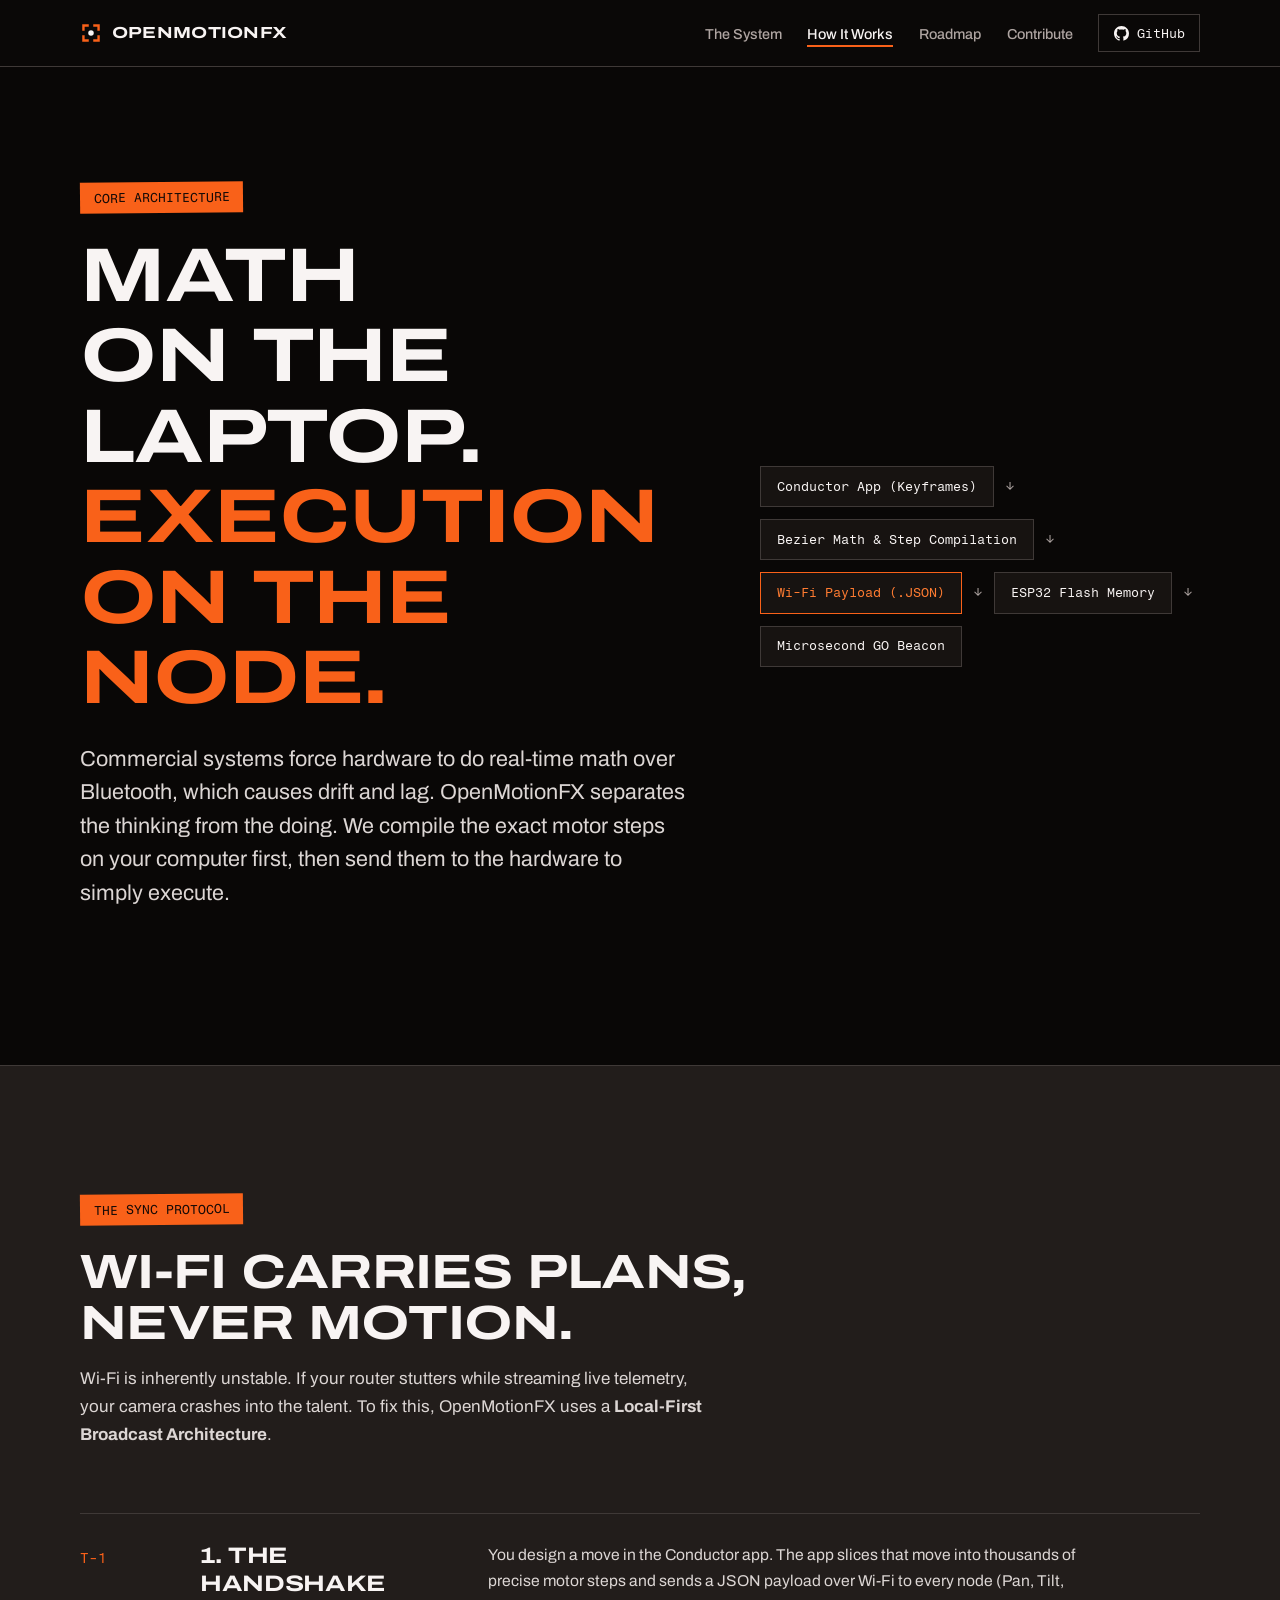
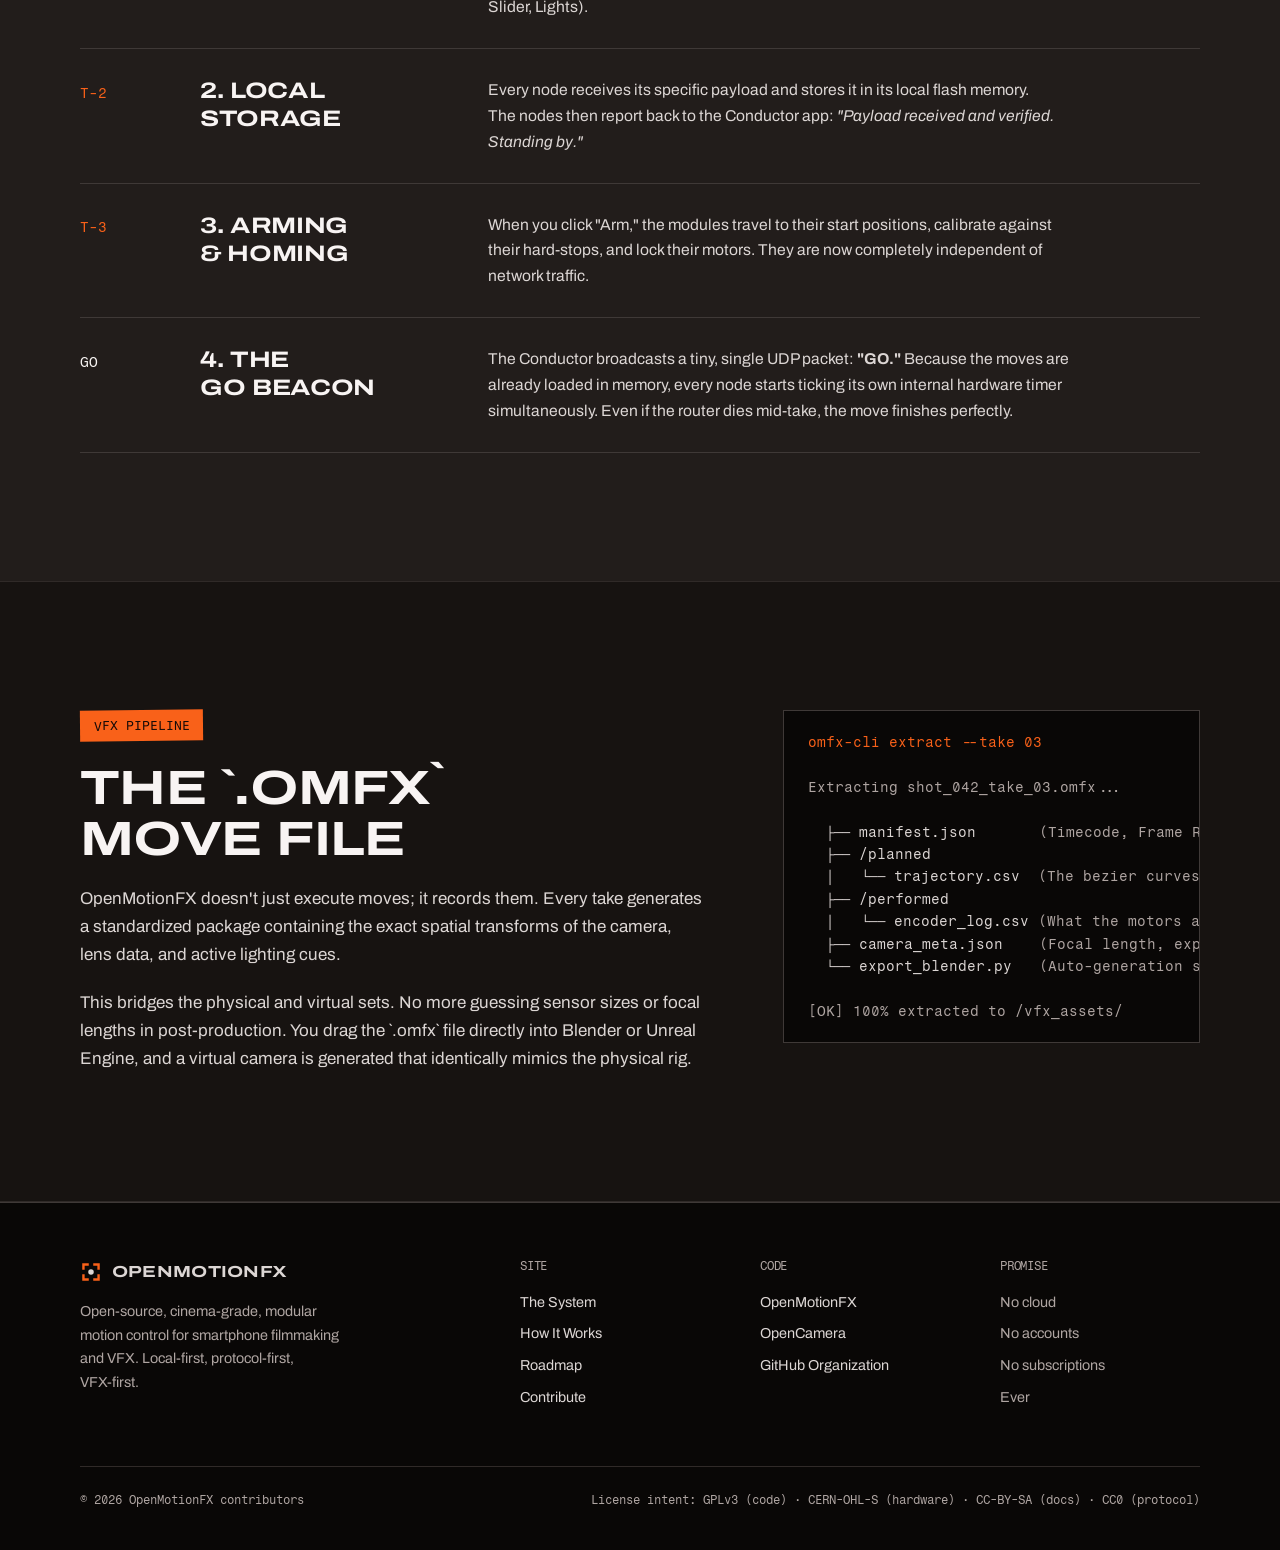
<file: how-it-works.html>
<!DOCTYPE html>
<html lang="en">
<head>
  <meta charset="UTF-8">
  <meta name="viewport" content="width=device-width, initial-scale=1.0">
  <title>How It Works — OpenMotionFX</title>
  <meta name="description" content="Discover the technical pipeline of OpenMotionFX. Learn how distributed ESP32 nodes and local-first memory create sub-millisecond synchronized camera moves.">
  <link rel="canonical" href="https://www.openmotionfx.com/how-it-works.html">
  <link rel="icon" type="image/svg+xml" href="assets/img/favicon.svg">
  <link rel="preconnect" href="https://fonts.googleapis.com">
  <link rel="preconnect" href="https://fonts.gstatic.com" crossorigin>
  <link href="https://fonts.googleapis.com/css2?family=Archivo:ital,wdth,wght@0,62..125,100..900;1,62..125,100..900&family=Fragment+Mono:ital@0;1&display=swap" rel="stylesheet">
  <link rel="stylesheet" href="assets/css/style.css">
</head>
<body>
  <a class="skip-link" href="#main">Skip to content</a>

  <header class="site-header">
    <div class="container nav-bar">
      <a class="brand" href="index.html" aria-label="OpenMotionFX home">
        <svg viewBox="0 0 64 64" aria-hidden="true">
          <path class="brand-mark" d="M10 22 V10 H22 M42 10 H54 V22 M54 42 V54 H42 M22 54 H10 V42" fill="none" stroke-width="7" stroke-linecap="square"/>
          <circle cx="32" cy="32" r="8" fill="currentColor"/>
        </svg>
        OpenMotionFX
      </a>
      <nav aria-label="Main">
        <ul class="nav-links">
          <li><a href="system.html">The System</a></li>
          <li><a href="how-it-works.html" aria-current="page">How It Works</a></li>
          <li><a href="roadmap.html">Roadmap</a></li>
          <li><a href="contribute.html">Contribute</a></li>
          <li>
            <a class="nav-gh" href="https://github.com/OpenMotionFX/OpenMotionFX" target="_blank" rel="noopener">
              <svg viewBox="0 0 16 16" aria-hidden="true"><path d="M8 0C3.58 0 0 3.58 0 8c0 3.54 2.29 6.53 5.47 7.59.4.07.55-.17.55-.38 0-.19-.01-.82-.01-1.49-2.01.37-2.53-.49-2.69-.94-.09-.23-.48-.94-.82-1.13-.28-.15-.68-.52-.01-.53.63-.01 1.08.58 1.23.82.72 1.21 1.87.87 2.33.66.07-.52.28-.87.51-1.07-1.78-.2-3.64-.89-3.64-3.95 0-.87.31-1.59.82-2.15-.08-.2-.36-1.02.08-2.12 0 0 .67-.21 2.2.82.64-.18 1.32-.27 2-.27s1.36.09 2 .27c1.53-1.04 2.2-.82 2.2-.82.44 1.1.16 1.92.08 2.12.51.56.82 1.27.82 2.15 0 3.07-1.87 3.75-3.65 3.95.29.25.54.73.54 1.48 0 1.07-.01 1.93-.01 2.2 0 .21.15.46.55.38A8.01 8.01 0 0 0 16 8c0-4.42-3.58-8-8-8z"/></svg>
              GitHub
            </a>
          </li>
        </ul>
      </nav>
    </div>
  </header>

  <main id="main">

    <section class="hero">
      <div class="container split">
        <div>
          <span class="tape">Core Architecture</span>
          <h1>Math on the Laptop. <em>Execution on the Node.</em></h1>
          <p class="lead" style="margin-top:1.5rem">
            Commercial systems force hardware to do real-time math over Bluetooth, which causes drift and lag. 
            OpenMotionFX separates the thinking from the doing. We compile the exact motor steps on your computer first, then send them to the hardware to simply execute.
          </p>
        </div>
        <div>
          <div class="flow" role="img" aria-label="Pipeline diagram showing math compilation to hardware execution">
            <span class="node">Conductor App (Keyframes)</span>
            <span class="arrow">&#8595;</span>
            <span class="node">Bezier Math &amp; Step Compilation</span>
            <span class="arrow">&#8595;</span>
            <span class="node node--hot">Wi-Fi Payload (.JSON)</span>
            <span class="arrow">&#8595;</span>
            <span class="node">ESP32 Flash Memory</span>
            <span class="arrow">&#8595;</span>
            <span class="node">Microsecond GO Beacon</span>
          </div>
        </div>
      </div>
    </section>

    <section class="section">
      <div class="container">
        <div class="section-head reveal">
          <span class="tape">The Sync Protocol</span>
          <h2>Wi-Fi carries plans, never motion.</h2>
          <p style="margin-top:1rem; max-width: 70ch;">
            Wi-Fi is inherently unstable. If your router stutters while streaming live telemetry, your camera crashes into the talent. To fix this, OpenMotionFX uses a <strong>Local-First Broadcast Architecture</strong>.
          </p>
        </div>
        
        <div class="go-steps reveal">
          <div class="go-step">
            <h3>1. The Handshake</h3>
            <p>You design a move in the Conductor app. The app slices that move into thousands of precise motor steps and sends a JSON payload over Wi-Fi to every node (Pan, Tilt, Slider, Lights).</p>
          </div>
          <div class="go-step">
            <h3>2. Local Storage</h3>
            <p>Every node receives its specific payload and stores it in its local flash memory. The nodes then report back to the Conductor app: <em>"Payload received and verified. Standing by."</em></p>
          </div>
          <div class="go-step">
            <h3>3. Arming & Homing</h3>
            <p>When you click "Arm," the modules travel to their start positions, calibrate against their hard-stops, and lock their motors. They are now completely independent of network traffic.</p>
          </div>
          <div class="go-step">
            <h3>4. The GO Beacon</h3>
            <p>The Conductor broadcasts a tiny, single UDP packet: <strong>"GO."</strong> Because the moves are already loaded in memory, every node starts ticking its own internal hardware timer simultaneously. Even if the router dies mid-take, the move finishes perfectly.</p>
          </div>
        </div>
      </div>
    </section>

    <section class="section section--deep" id="vfx-pipeline">
      <div class="container split">
        <div class="reveal">
          <span class="tape">VFX Pipeline</span>
          <h2>The `.omfx` Move File</h2>
          <p style="margin-top:1.25rem">
            OpenMotionFX doesn't just execute moves; it records them. Every take generates a standardized package containing the exact spatial transforms of the camera, lens data, and active lighting cues.
          </p>
          <p style="margin-top:1.25rem">
            This bridges the physical and virtual sets. No more guessing sensor sizes or focal lengths in post-production. You drag the `.omfx` file directly into Blender or Unreal Engine, and a virtual camera is generated that identically mimics the physical rig.
          </p>
        </div>
        
        <div class="reveal">
          <div class="term" role="img" aria-label="Terminal readout of an omfx archive structure">
            <pre><span class="p">omfx-cli extract --take 03</span>

<span class="muted">Extracting shot_042_take_03.omfx...</span>

  &#9500;&#9472;&#9472; manifest.json       <span class="muted">(Timecode, Frame Rate, Sync)</span>
  &#9500;&#9472;&#9472; /planned
  &#9474;   &#9492;&#9472;&#9472; trajectory.csv  <span class="muted">(The bezier curves you drew)</span>
  &#9500;&#9472;&#9472; /performed
  &#9474;   &#9492;&#9472;&#9472; encoder_log.csv <span class="muted">(What the motors actually did)</span>
  &#9500;&#9472;&#9472; camera_meta.json    <span class="muted">(Focal length, exposure limits)</span>
  &#9492;&#9472;&#9472; export_blender.py   <span class="muted">(Auto-generation script for 3D)</span>

<span class="muted">[OK] 100% extracted to /vfx_assets/</span></pre>
          </div>
        </div>
      </div>
    </section>

  </main>

  <footer class="site-footer">
    <div class="container">
      <div class="footer-grid">
        <div class="footer-brand">
          <a class="brand" href="index.html">
            <svg viewBox="0 0 64 64" aria-hidden="true">
              <path class="brand-mark" d="M10 22 V10 H22 M42 10 H54 V22 M54 42 V54 H42 M22 54 H10 V42" fill="none" stroke-width="7" stroke-linecap="square"/>
              <circle cx="32" cy="32" r="8" fill="currentColor"/>
            </svg>
            OpenMotionFX
          </a>
          <p>Open-source, cinema-grade, modular motion control for smartphone filmmaking and VFX. Local-first, protocol-first, VFX-first.</p>
        </div>
        <div>
          <h4>Site</h4>
          <ul>
            <li><a href="system.html">The System</a></li>
            <li><a href="how-it-works.html">How It Works</a></li>
            <li><a href="roadmap.html">Roadmap</a></li>
            <li><a href="contribute.html">Contribute</a></li>
          </ul>
        </div>
        <div>
          <h4>Code</h4>
          <ul>
            <li><a href="https://github.com/OpenMotionFX/OpenMotionFX" target="_blank" rel="noopener">OpenMotionFX</a></li>
            <li><a href="https://github.com/OpenMotionFX/OpenCamera" target="_blank" rel="noopener">OpenCamera</a></li>
            <li><a href="https://github.com/OpenMotionFX" target="_blank" rel="noopener">GitHub Organization</a></li>
          </ul>
        </div>
        <div>
          <h4>Promise</h4>
          <ul>
            <li>No cloud</li>
            <li>No accounts</li>
            <li>No subscriptions</li>
            <li>Ever</li>
          </ul>
        </div>
      </div>
      <div class="footer-legal">
        <span>&copy; 2026 OpenMotionFX contributors</span>
        <span>License intent: GPLv3 (code) &middot; CERN-OHL-S (hardware) &middot; CC-BY-SA (docs) &middot; CC0 (protocol)</span>
      </div>
    </div>
  </footer>

  <script src="assets/js/main.js"></script>
</body>
</html>
</file>
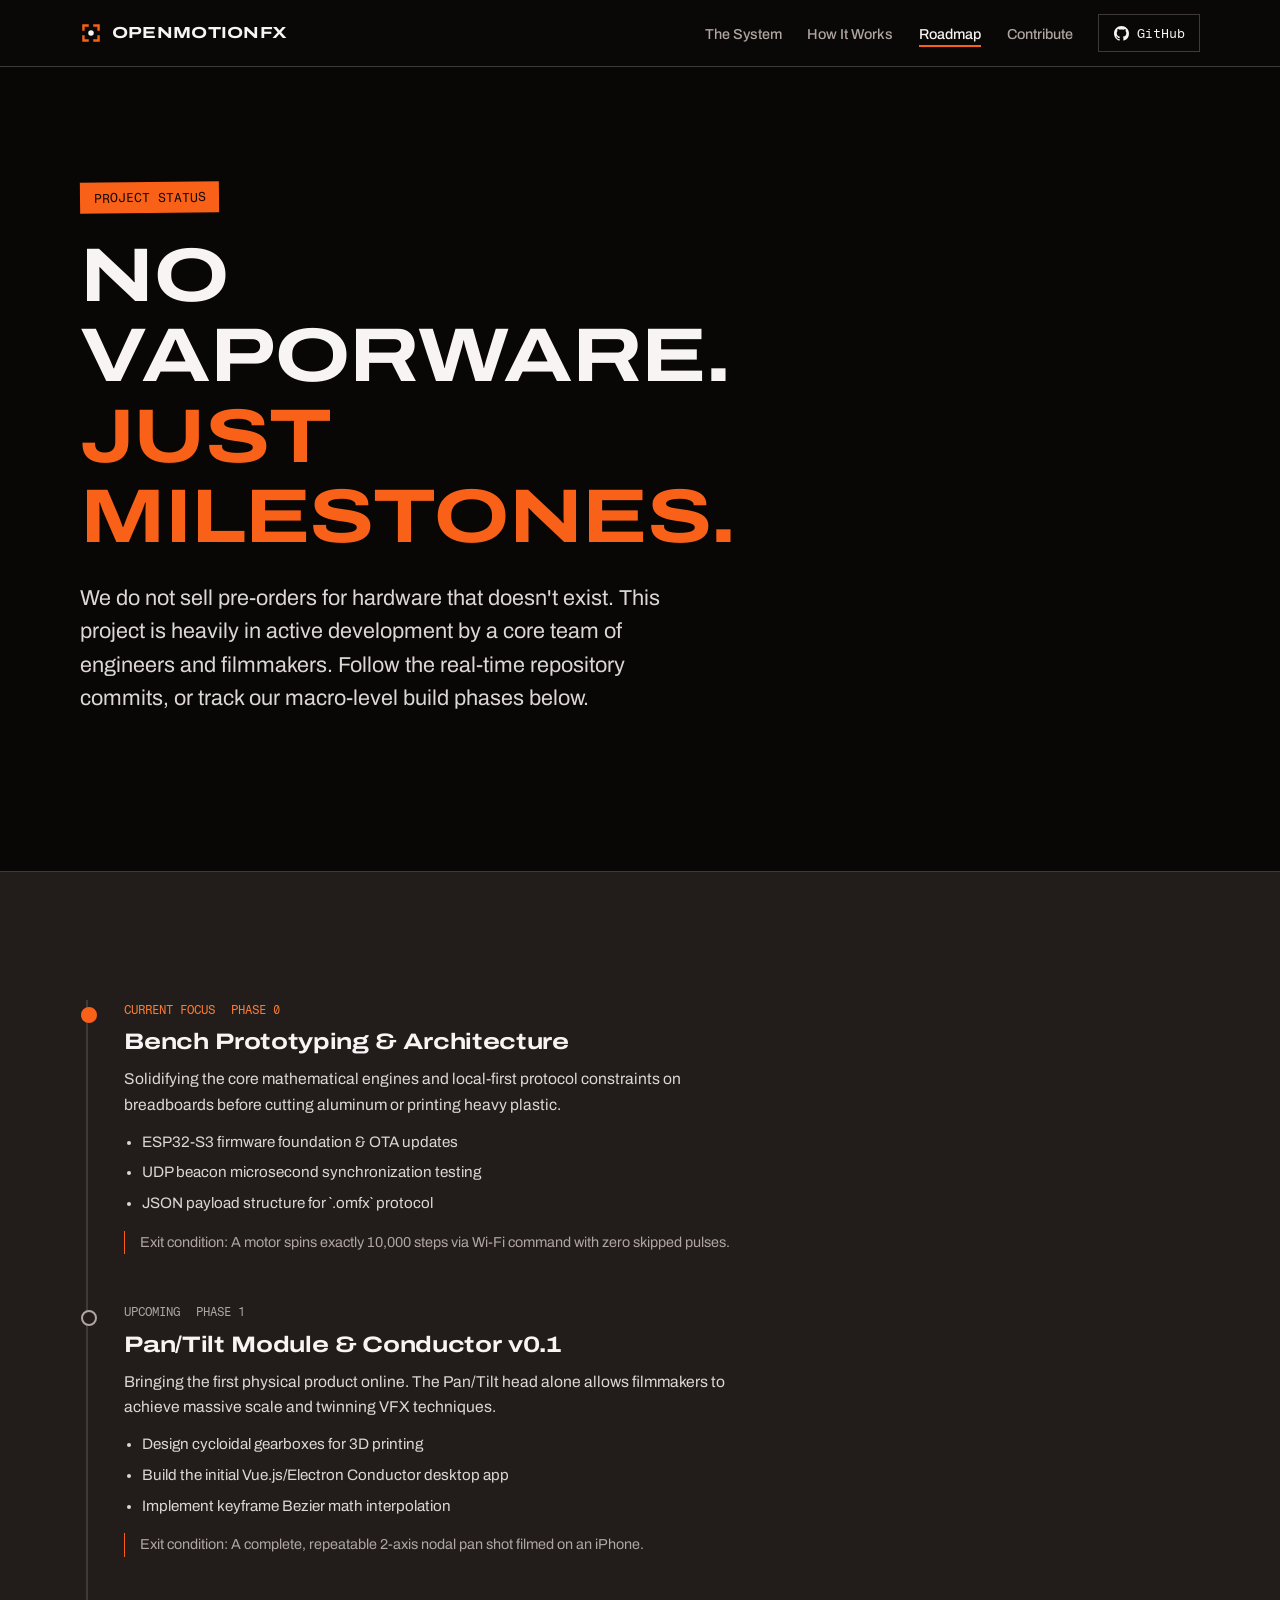
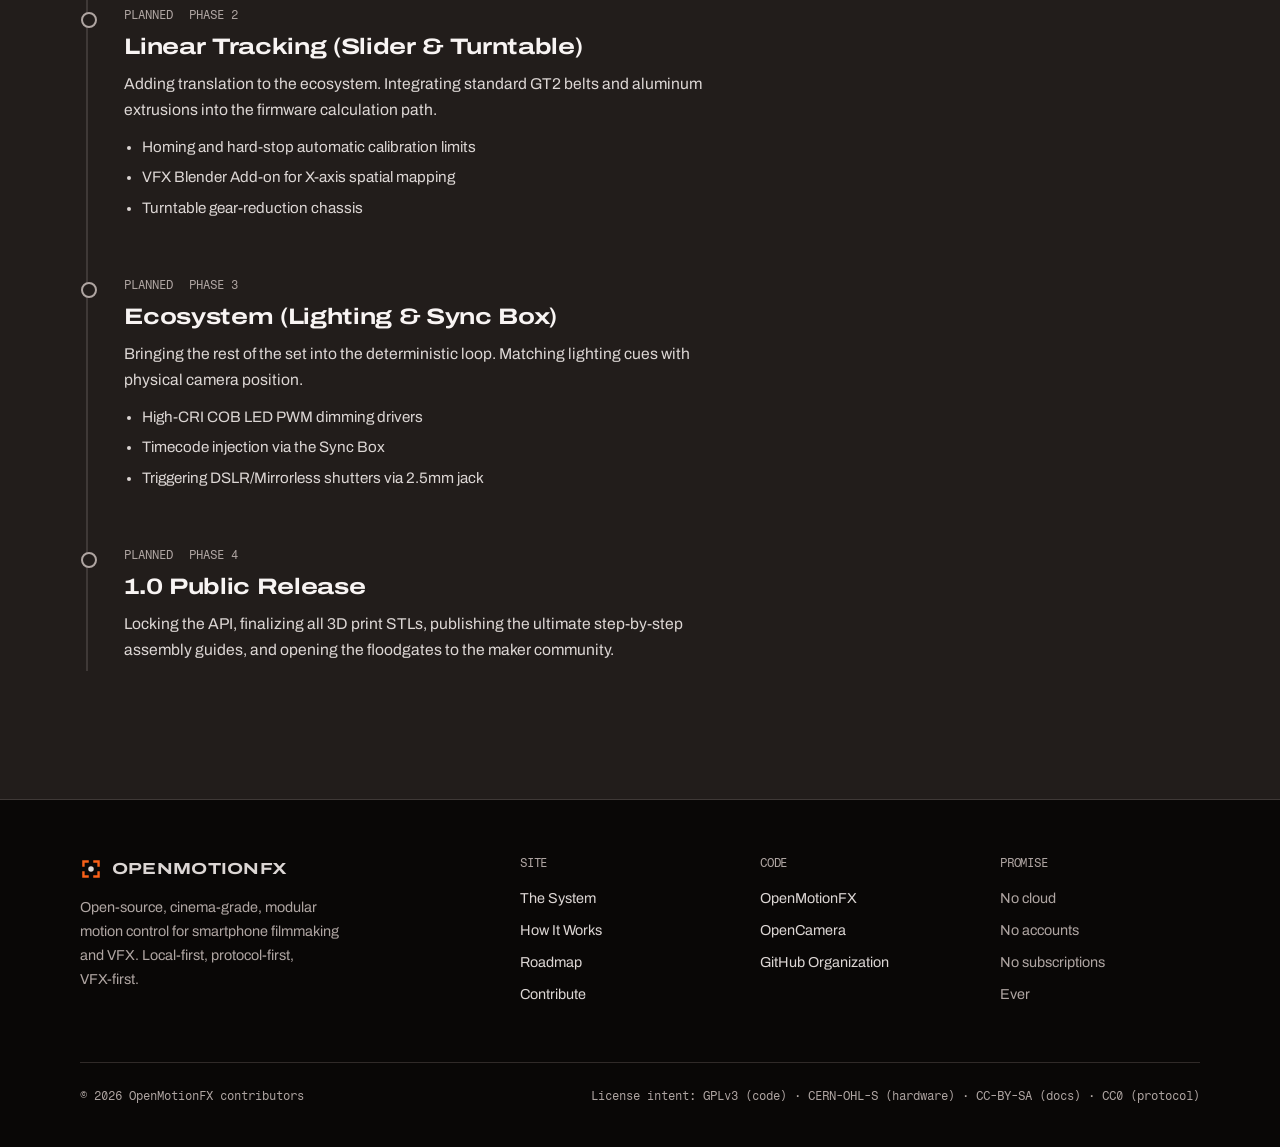
<file: roadmap.html>
<!DOCTYPE html>
<html lang="en">
<head>
  <meta charset="UTF-8">
  <meta name="viewport" content="width=device-width, initial-scale=1.0">
  <title>Roadmap — OpenMotionFX</title>
  <meta name="description" content="The development roadmap for the OpenMotionFX cinema tracking architecture. Designed in the open, built in the open.">
  <link rel="canonical" href="https://www.openmotionfx.com/roadmap.html">
  <link rel="icon" type="image/svg+xml" href="assets/img/favicon.svg">
  <link rel="preconnect" href="https://fonts.googleapis.com">
  <link rel="preconnect" href="https://fonts.gstatic.com" crossorigin>
  <link href="https://fonts.googleapis.com/css2?family=Archivo:ital,wdth,wght@0,62..125,100..900;1,62..125,100..900&family=Fragment+Mono:ital@0;1&display=swap" rel="stylesheet">
  <link rel="stylesheet" href="assets/css/style.css">
</head>
<body>
  <a class="skip-link" href="#main">Skip to content</a>

  <header class="site-header">
    <div class="container nav-bar">
      <a class="brand" href="index.html" aria-label="OpenMotionFX home">
        <svg viewBox="0 0 64 64" aria-hidden="true">
          <path class="brand-mark" d="M10 22 V10 H22 M42 10 H54 V22 M54 42 V54 H42 M22 54 H10 V42" fill="none" stroke-width="7" stroke-linecap="square"/>
          <circle cx="32" cy="32" r="8" fill="currentColor"/>
        </svg>
        OpenMotionFX
      </a>
      <nav aria-label="Main">
        <ul class="nav-links">
          <li><a href="system.html">The System</a></li>
          <li><a href="how-it-works.html">How It Works</a></li>
          <li><a href="roadmap.html" aria-current="page">Roadmap</a></li>
          <li><a href="contribute.html">Contribute</a></li>
          <li>
            <a class="nav-gh" href="https://github.com/OpenMotionFX/OpenMotionFX" target="_blank" rel="noopener">
              <svg viewBox="0 0 16 16" aria-hidden="true"><path d="M8 0C3.58 0 0 3.58 0 8c0 3.54 2.29 6.53 5.47 7.59.4.07.55-.17.55-.38 0-.19-.01-.82-.01-1.49-2.01.37-2.53-.49-2.69-.94-.09-.23-.48-.94-.82-1.13-.28-.15-.68-.52-.01-.53.63-.01 1.08.58 1.23.82.72 1.21 1.87.87 2.33.66.07-.52.28-.87.51-1.07-1.78-.2-3.64-.89-3.64-3.95 0-.87.31-1.59.82-2.15-.08-.2-.36-1.02.08-2.12 0 0 .67-.21 2.2.82.64-.18 1.32-.27 2-.27s1.36.09 2 .27c1.53-1.04 2.2-.82 2.2-.82.44 1.1.16 1.92.08 2.12.51.56.82 1.27.82 2.15 0 3.07-1.87 3.75-3.65 3.95.29.25.54.73.54 1.48 0 1.07-.01 1.93-.01 2.2 0 .21.15.46.55.38A8.01 8.01 0 0 0 16 8c0-4.42-3.58-8-8-8z"/></svg>
              GitHub
            </a>
          </li>
        </ul>
      </nav>
    </div>
  </header>

  <main id="main">

    <section class="hero">
      <div class="container">
        <div>
          <span class="tape">Project Status</span>
          <h1>No Vaporware.<br><em>Just Milestones.</em></h1>
          <p class="lead" style="margin-top:1.5rem; max-width: 75ch;">
            We do not sell pre-orders for hardware that doesn't exist. This project is heavily in active development by a core team of engineers and filmmakers. Follow the real-time repository commits, or track our macro-level build phases below.
          </p>
        </div>
      </div>
    </section>

    <section class="section">
      <div class="container">
        <div class="phases reveal">
          
          <div class="phase phase--now">
            <div class="phase-meta"><span>Current Focus</span> <span>Phase 0</span></div>
            <h3>Bench Prototyping & Architecture</h3>
            <p>Solidifying the core mathematical engines and local-first protocol constraints on breadboards before cutting aluminum or printing heavy plastic.</p>
            <ul>
              <li>ESP32-S3 firmware foundation & OTA updates</li>
              <li>UDP beacon microsecond synchronization testing</li>
              <li>JSON payload structure for `.omfx` protocol</li>
            </ul>
            <div class="exit">Exit condition: A motor spins exactly 10,000 steps via Wi-Fi command with zero skipped pulses.</div>
          </div>

          <div class="phase">
            <div class="phase-meta"><span>Upcoming</span> <span>Phase 1</span></div>
            <h3>Pan/Tilt Module & Conductor v0.1</h3>
            <p>Bringing the first physical product online. The Pan/Tilt head alone allows filmmakers to achieve massive scale and twinning VFX techniques.</p>
            <ul>
              <li>Design cycloidal gearboxes for 3D printing</li>
              <li>Build the initial Vue.js/Electron Conductor desktop app</li>
              <li>Implement keyframe Bezier math interpolation</li>
            </ul>
            <div class="exit">Exit condition: A complete, repeatable 2-axis nodal pan shot filmed on an iPhone.</div>
          </div>

          <div class="phase">
            <div class="phase-meta"><span>Planned</span> <span>Phase 2</span></div>
            <h3>Linear Tracking (Slider & Turntable)</h3>
            <p>Adding translation to the ecosystem. Integrating standard GT2 belts and aluminum extrusions into the firmware calculation path.</p>
            <ul>
              <li>Homing and hard-stop automatic calibration limits</li>
              <li>VFX Blender Add-on for X-axis spatial mapping</li>
              <li>Turntable gear-reduction chassis</li>
            </ul>
          </div>

          <div class="phase">
            <div class="phase-meta"><span>Planned</span> <span>Phase 3</span></div>
            <h3>Ecosystem (Lighting & Sync Box)</h3>
            <p>Bringing the rest of the set into the deterministic loop. Matching lighting cues with physical camera position.</p>
            <ul>
              <li>High-CRI COB LED PWM dimming drivers</li>
              <li>Timecode injection via the Sync Box</li>
              <li>Triggering DSLR/Mirrorless shutters via 2.5mm jack</li>
            </ul>
          </div>

          <div class="phase">
            <div class="phase-meta"><span>Planned</span> <span>Phase 4</span></div>
            <h3>1.0 Public Release</h3>
            <p>Locking the API, finalizing all 3D print STLs, publishing the ultimate step-by-step assembly guides, and opening the floodgates to the maker community.</p>
          </div>

        </div>
      </div>
    </section>

  </main>

  <footer class="site-footer">
    <div class="container">
      <div class="footer-grid">
        <div class="footer-brand">
          <a class="brand" href="index.html">
            <svg viewBox="0 0 64 64" aria-hidden="true">
              <path class="brand-mark" d="M10 22 V10 H22 M42 10 H54 V22 M54 42 V54 H42 M22 54 H10 V42" fill="none" stroke-width="7" stroke-linecap="square"/>
              <circle cx="32" cy="32" r="8" fill="currentColor"/>
            </svg>
            OpenMotionFX
          </a>
          <p>Open-source, cinema-grade, modular motion control for smartphone filmmaking and VFX. Local-first, protocol-first, VFX-first.</p>
        </div>
        <div>
          <h4>Site</h4>
          <ul>
            <li><a href="system.html">The System</a></li>
            <li><a href="how-it-works.html">How It Works</a></li>
            <li><a href="roadmap.html">Roadmap</a></li>
            <li><a href="contribute.html">Contribute</a></li>
          </ul>
        </div>
        <div>
          <h4>Code</h4>
          <ul>
            <li><a href="https://github.com/OpenMotionFX/OpenMotionFX" target="_blank" rel="noopener">OpenMotionFX</a></li>
            <li><a href="https://github.com/OpenMotionFX/OpenCamera" target="_blank" rel="noopener">OpenCamera</a></li>
            <li><a href="https://github.com/OpenMotionFX" target="_blank" rel="noopener">GitHub Organization</a></li>
          </ul>
        </div>
        <div>
          <h4>Promise</h4>
          <ul>
            <li>No cloud</li>
            <li>No accounts</li>
            <li>No subscriptions</li>
            <li>Ever</li>
          </ul>
        </div>
      </div>
      <div class="footer-legal">
        <span>&copy; 2026 OpenMotionFX contributors</span>
        <span>License intent: GPLv3 (code) &middot; CERN-OHL-S (hardware) &middot; CC-BY-SA (docs) &middot; CC0 (protocol)</span>
      </div>
    </div>
  </footer>

  <script src="assets/js/main.js"></script>
</body>
</html>
</file>
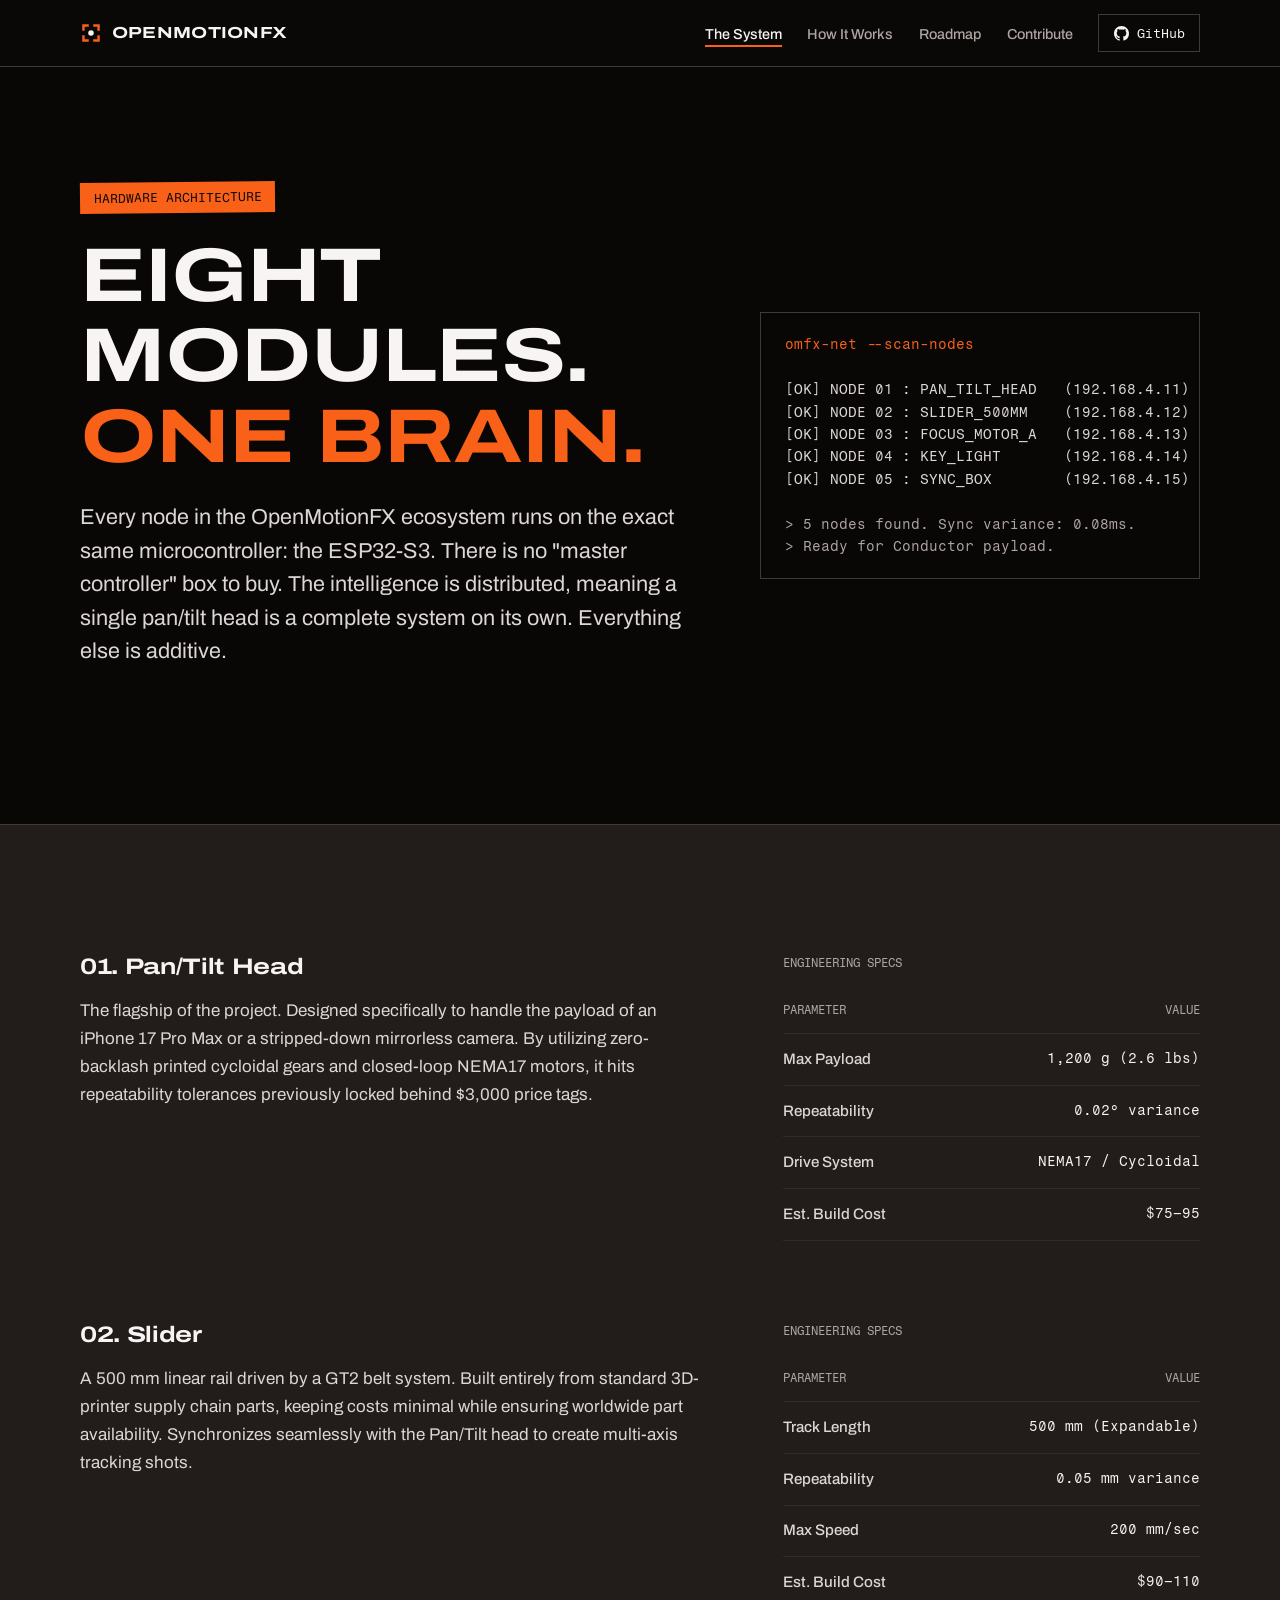
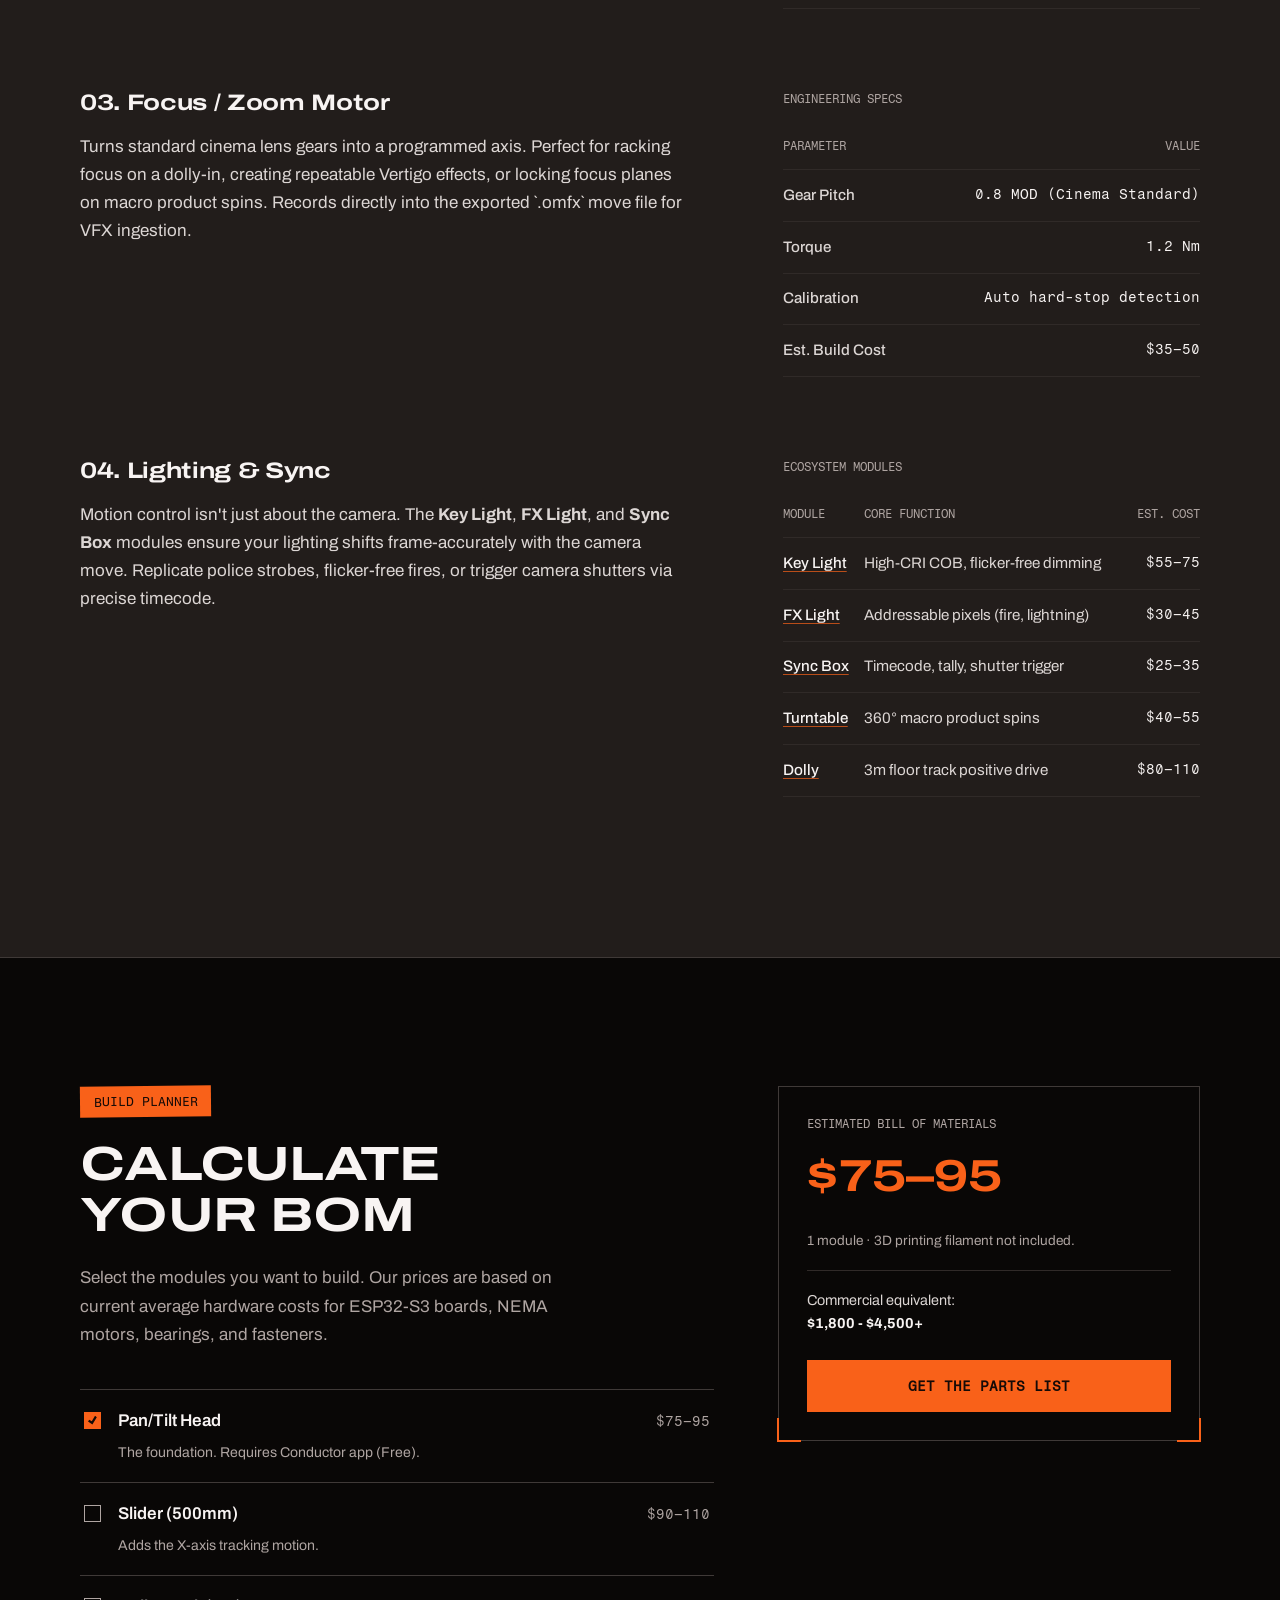
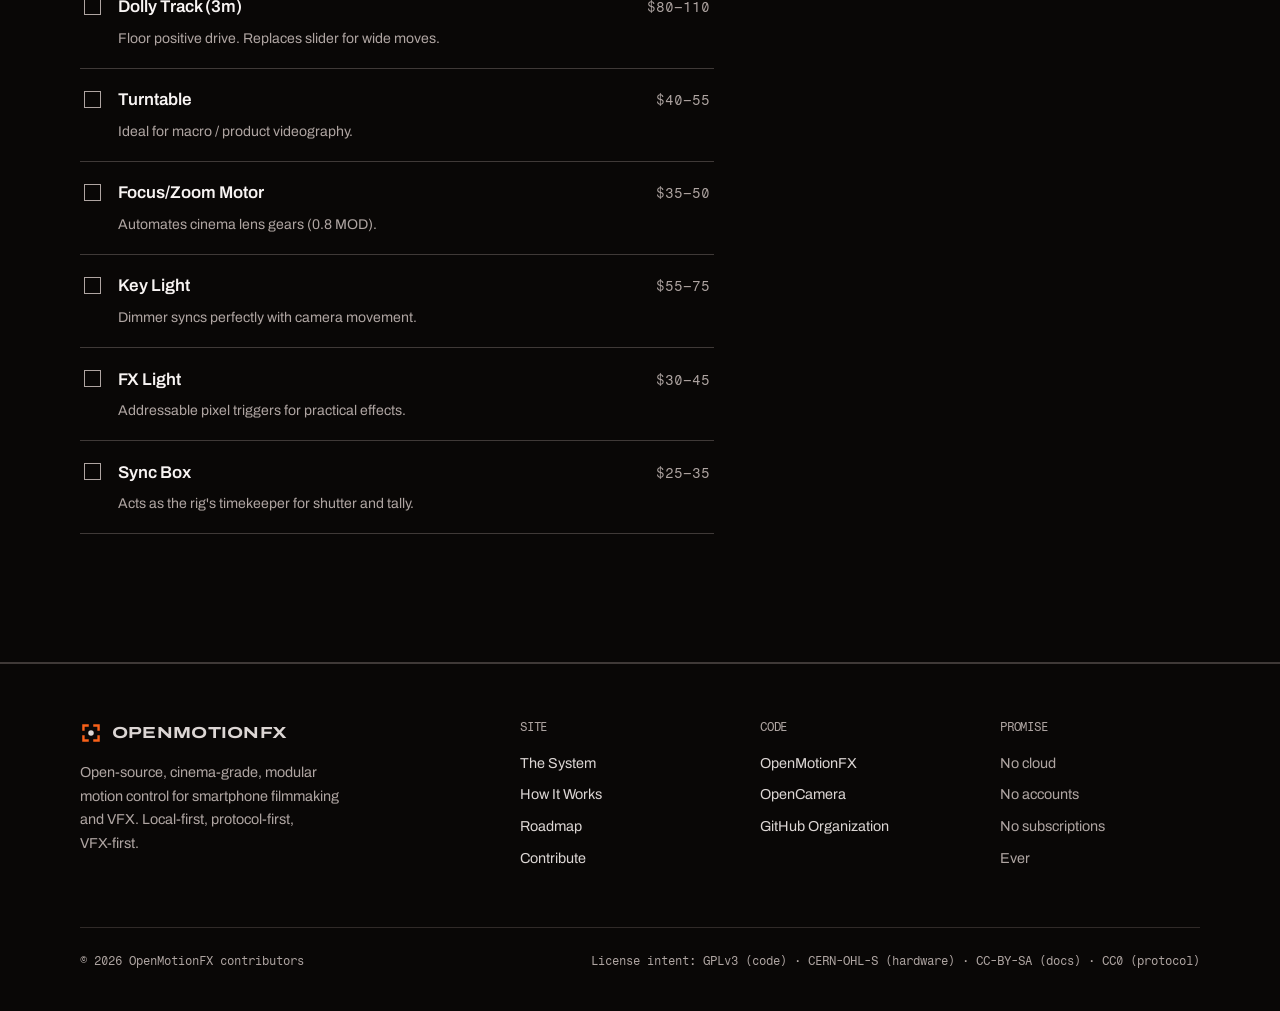
<file: system.html>
<!DOCTYPE html>
<html lang="en">
<head>
  <meta charset="UTF-8">
  <meta name="viewport" content="width=device-width, initial-scale=1.0">
  <title>The System — OpenMotionFX</title>
  <meta name="description" content="Explore the eight open-source modules of OpenMotionFX. Brushless pan/tilt heads, sliders, focus motors, and sync boxes, all powered by the ESP32-S3.">
  <link rel="canonical" href="https://www.openmotionfx.com/system.html">
  <link rel="icon" type="image/svg+xml" href="assets/img/favicon.svg">
  <link rel="preconnect" href="https://fonts.googleapis.com">
  <link rel="preconnect" href="https://fonts.gstatic.com" crossorigin>
  <link href="https://fonts.googleapis.com/css2?family=Archivo:ital,wdth,wght@0,62..125,100..900;1,62..125,100..900&family=Fragment+Mono:ital@0;1&display=swap" rel="stylesheet">
  <link rel="stylesheet" href="assets/css/style.css">
</head>
<body>
  <a class="skip-link" href="#main">Skip to content</a>

  <header class="site-header">
    <div class="container nav-bar">
      <a class="brand" href="index.html" aria-label="OpenMotionFX home">
        <svg viewBox="0 0 64 64" aria-hidden="true">
          <path class="brand-mark" d="M10 22 V10 H22 M42 10 H54 V22 M54 42 V54 H42 M22 54 H10 V42" fill="none" stroke-width="7" stroke-linecap="square"/>
          <circle cx="32" cy="32" r="8" fill="currentColor"/>
        </svg>
        OpenMotionFX
      </a>
      <nav aria-label="Main">
        <ul class="nav-links">
          <li><a href="system.html" aria-current="page">The System</a></li>
          <li><a href="how-it-works.html">How It Works</a></li>
          <li><a href="roadmap.html">Roadmap</a></li>
          <li><a href="contribute.html">Contribute</a></li>
          <li>
            <a class="nav-gh" href="https://github.com/OpenMotionFX/OpenMotionFX" target="_blank" rel="noopener">
              <svg viewBox="0 0 16 16" aria-hidden="true"><path d="M8 0C3.58 0 0 3.58 0 8c0 3.54 2.29 6.53 5.47 7.59.4.07.55-.17.55-.38 0-.19-.01-.82-.01-1.49-2.01.37-2.53-.49-2.69-.94-.09-.23-.48-.94-.82-1.13-.28-.15-.68-.52-.01-.53.63-.01 1.08.58 1.23.82.72 1.21 1.87.87 2.33.66.07-.52.28-.87.51-1.07-1.78-.2-3.64-.89-3.64-3.95 0-.87.31-1.59.82-2.15-.08-.2-.36-1.02.08-2.12 0 0 .67-.21 2.2.82.64-.18 1.32-.27 2-.27s1.36.09 2 .27c1.53-1.04 2.2-.82 2.2-.82.44 1.1.16 1.92.08 2.12.51.56.82 1.27.82 2.15 0 3.07-1.87 3.75-3.65 3.95.29.25.54.73.54 1.48 0 1.07-.01 1.93-.01 2.2 0 .21.15.46.55.38A8.01 8.01 0 0 0 16 8c0-4.42-3.58-8-8-8z"/></svg>
              GitHub
            </a>
          </li>
        </ul>
      </nav>
    </div>
  </header>

  <main id="main">

    <!-- ================= HERO ================= -->
    <section class="hero">
      <div class="container">
        <div>
          <span class="tape">Hardware Architecture</span>
          <h1>Eight Modules.<br><em>One Brain.</em></h1>
          <p class="lead" style="margin-top: 1.5rem;">
            Every node in the OpenMotionFX ecosystem runs on the exact same microcontroller: the ESP32-S3. 
            There is no "master controller" box to buy. The intelligence is distributed, meaning a single pan/tilt head is a complete system on its own. Everything else is additive.
          </p>
        </div>

        <div class="term" role="img" aria-label="Terminal readout of the module node structure">
          <pre><span class="p">omfx-net --scan-nodes</span>

[OK] NODE 01 : PAN_TILT_HEAD   (192.168.4.11)
[OK] NODE 02 : SLIDER_500MM    (192.168.4.12)
[OK] NODE 03 : FOCUS_MOTOR_A   (192.168.4.13)
[OK] NODE 04 : KEY_LIGHT       (192.168.4.14)
[OK] NODE 05 : SYNC_BOX        (192.168.4.15)

<span class="muted">> 5 nodes found. Sync variance: 0.08ms.</span>
<span class="muted">> Ready for Conductor payload.</span></pre>
        </div>
      </div>
    </section>

    <!-- ================= MODULE SPECS ================= -->
    <section class="section">
      <div class="container">
        
        <!-- Pan / Tilt -->
        <div class="split reveal" id="pan-tilt" style="margin-bottom: 5rem;">
          <div>
            <h3>01. Pan/Tilt Head</h3>
            <p style="margin-top:1rem">
              The flagship of the project. Designed specifically to handle the payload of an iPhone 17 Pro Max or a stripped-down mirrorless camera. By utilizing zero-backlash printed cycloidal gears and closed-loop NEMA17 motors, it hits repeatability tolerances previously locked behind $3,000 price tags.
            </p>
          </div>
          <div class="table-scroll">
            <table class="spec-table">
              <caption>Engineering Specs</caption>
              <thead>
                <tr>
                  <th>Parameter</th>
                  <th>Value</th>
                </tr>
              </thead>
              <tbody>
                <tr>
                  <th>Max Payload</th>
                  <td>1,200 g (2.6 lbs)</td>
                </tr>
                <tr>
                  <th>Repeatability</th>
                  <td>0.02&deg; variance</td>
                </tr>
                <tr>
                  <th>Drive System</th>
                  <td>NEMA17 / Cycloidal</td>
                </tr>
                <tr>
                  <th>Est. Build Cost</th>
                  <td>$75–95</td>
                </tr>
              </tbody>
            </table>
          </div>
        </div>

        <!-- Slider -->
        <div class="split reveal" id="slider" style="margin-bottom: 5rem;">
          <div>
            <h3>02. Slider</h3>
            <p style="margin-top:1rem">
              A 500 mm linear rail driven by a GT2 belt system. Built entirely from standard 3D-printer supply chain parts, keeping costs minimal while ensuring worldwide part availability. Synchronizes seamlessly with the Pan/Tilt head to create multi-axis tracking shots.
            </p>
          </div>
          <div class="table-scroll">
            <table class="spec-table">
              <caption>Engineering Specs</caption>
              <thead>
                <tr>
                  <th>Parameter</th>
                  <th>Value</th>
                </tr>
              </thead>
              <tbody>
                <tr>
                  <th>Track Length</th>
                  <td>500 mm (Expandable)</td>
                </tr>
                <tr>
                  <th>Repeatability</th>
                  <td>0.05 mm variance</td>
                </tr>
                <tr>
                  <th>Max Speed</th>
                  <td>200 mm/sec</td>
                </tr>
                <tr>
                  <th>Est. Build Cost</th>
                  <td>$90–110</td>
                </tr>
              </tbody>
            </table>
          </div>
        </div>

        <!-- Focus Motor -->
        <div class="split reveal" id="focus" style="margin-bottom: 5rem;">
          <div>
            <h3>03. Focus / Zoom Motor</h3>
            <p style="margin-top:1rem">
              Turns standard cinema lens gears into a programmed axis. Perfect for racking focus on a dolly-in, creating repeatable Vertigo effects, or locking focus planes on macro product spins. Records directly into the exported `.omfx` move file for VFX ingestion.
            </p>
          </div>
          <div class="table-scroll">
            <table class="spec-table">
              <caption>Engineering Specs</caption>
              <thead>
                <tr>
                  <th>Parameter</th>
                  <th>Value</th>
                </tr>
              </thead>
              <tbody>
                <tr>
                  <th>Gear Pitch</th>
                  <td>0.8 MOD (Cinema Standard)</td>
                </tr>
                <tr>
                  <th>Torque</th>
                  <td>1.2 Nm</td>
                </tr>
                <tr>
                  <th>Calibration</th>
                  <td>Auto hard-stop detection</td>
                </tr>
                <tr>
                  <th>Est. Build Cost</th>
                  <td>$35–50</td>
                </tr>
              </tbody>
            </table>
          </div>
        </div>

        <!-- Lighting & Sync -->
        <div class="split reveal" id="lighting" style="margin-bottom: 2rem;">
          <div>
            <h3>04. Lighting & Sync</h3>
            <p style="margin-top:1rem">
              Motion control isn't just about the camera. The <strong>Key Light</strong>, <strong>FX Light</strong>, and <strong>Sync Box</strong> modules ensure your lighting shifts frame-accurately with the camera move. Replicate police strobes, flicker-free fires, or trigger camera shutters via precise timecode.
            </p>
          </div>
          <div class="table-scroll">
            <table class="spec-table">
              <caption>Ecosystem Modules</caption>
              <thead>
                <tr>
                  <th>Module</th>
                  <th>Core Function</th>
                  <th>Est. Cost</th>
                </tr>
              </thead>
              <tbody>
                <tr>
                  <th><a href="#key-light">Key Light</a></th>
                  <td>High-CRI COB, flicker-free dimming</td>
                  <td>$55–75</td>
                </tr>
                <tr>
                  <th><a href="#fx-light">FX Light</a></th>
                  <td>Addressable pixels (fire, lightning)</td>
                  <td>$30–45</td>
                </tr>
                <tr>
                  <th><a href="#sync-box">Sync Box</a></th>
                  <td>Timecode, tally, shutter trigger</td>
                  <td>$25–35</td>
                </tr>
                <tr>
                  <th><a href="#turntable">Turntable</a></th>
                  <td>360&deg; macro product spins</td>
                  <td>$40–55</td>
                </tr>
                <tr>
                  <th><a href="#dolly">Dolly</a></th>
                  <td>3m floor track positive drive</td>
                  <td>$80–110</td>
                </tr>
              </tbody>
            </table>
          </div>
        </div>

      </div>
    </section>

    <!-- ================= RIG CALCULATOR ================= -->
    <section class="section section--well" id="calculator">
      <div class="container calc">
        
        <div class="reveal">
          <span class="tape">Build Planner</span>
          <h2 style="margin-bottom: 1.5rem;">Calculate your BOM</h2>
          <p class="muted" style="margin-bottom: 2.5rem; max-width: 50ch;">
            Select the modules you want to build. Our prices are based on current average hardware costs for ESP32-S3 boards, NEMA motors, bearings, and fasteners. 
          </p>
          
          <div class="calc-options" data-calc>
            
            <label class="calc-option">
              <input type="checkbox" data-lo="75" data-hi="95" checked>
              <span class="calc-name">Pan/Tilt Head</span>
              <span class="calc-cost">$75–95</span>
              <span class="calc-note">The foundation. Requires Conductor app (Free).</span>
            </label>
            
            <label class="calc-option">
              <input type="checkbox" data-lo="90" data-hi="110">
              <span class="calc-name">Slider (500mm)</span>
              <span class="calc-cost">$90–110</span>
              <span class="calc-note">Adds the X-axis tracking motion.</span>
            </label>

            <label class="calc-option">
              <input type="checkbox" data-lo="80" data-hi="110">
              <span class="calc-name">Dolly Track (3m)</span>
              <span class="calc-cost">$80–110</span>
              <span class="calc-note">Floor positive drive. Replaces slider for wide moves.</span>
            </label>
            
            <label class="calc-option">
              <input type="checkbox" data-lo="40" data-hi="55">
              <span class="calc-name">Turntable</span>
              <span class="calc-cost">$40–55</span>
              <span class="calc-note">Ideal for macro / product videography.</span>
            </label>

            <label class="calc-option">
              <input type="checkbox" data-lo="35" data-hi="50">
              <span class="calc-name">Focus/Zoom Motor</span>
              <span class="calc-cost">$35–50</span>
              <span class="calc-note">Automates cinema lens gears (0.8 MOD).</span>
            </label>

            <label class="calc-option">
              <input type="checkbox" data-lo="55" data-hi="75">
              <span class="calc-name">Key Light</span>
              <span class="calc-cost">$55–75</span>
              <span class="calc-note">Dimmer syncs perfectly with camera movement.</span>
            </label>
            
            <label class="calc-option">
              <input type="checkbox" data-lo="30" data-hi="45">
              <span class="calc-name">FX Light</span>
              <span class="calc-cost">$30–45</span>
              <span class="calc-note">Addressable pixel triggers for practical effects.</span>
            </label>

            <label class="calc-option">
              <input type="checkbox" data-lo="25" data-hi="35">
              <span class="calc-name">Sync Box</span>
              <span class="calc-cost">$25–35</span>
              <span class="calc-note">Acts as the rig's timekeeper for shutter and tally.</span>
            </label>

          </div>
        </div>

        <aside class="reveal">
          <div class="calc-total vf-corners">
            <div class="label">Estimated Bill of Materials</div>
            <div class="figure" data-calc-figure>$75–95</div>
            <div class="fine"><span data-calc-count>1 module</span> &middot; 3D printing filament not included.</div>
            <hr>
            <div class="calc-compare">Commercial equivalent: <br><strong>$1,800 - $4,500+</strong></div>
            <a class="btn btn--accent" href="https://github.com/OpenMotionFX/OpenMotionFX/tree/main/hardware" target="_blank" rel="noopener" style="margin-top: 1.5rem; width: 100%; justify-content: center;">Get the Parts List</a>
          </div>
        </aside>

      </div>
    </section>

  </main>

  <footer class="site-footer">
    <div class="container">
      <div class="footer-grid">
        <div class="footer-brand">
          <a class="brand" href="index.html">
            <svg viewBox="0 0 64 64" aria-hidden="true">
              <path class="brand-mark" d="M10 22 V10 H22 M42 10 H54 V22 M54 42 V54 H42 M22 54 H10 V42" fill="none" stroke-width="7" stroke-linecap="square"/>
              <circle cx="32" cy="32" r="8" fill="currentColor"/>
            </svg>
            OpenMotionFX
          </a>
          <p>Open-source, cinema-grade, modular motion control for smartphone filmmaking and VFX. Local-first, protocol-first, VFX-first.</p>
        </div>
        <div>
          <h4>Site</h4>
          <ul>
            <li><a href="system.html">The System</a></li>
            <li><a href="how-it-works.html">How It Works</a></li>
            <li><a href="roadmap.html">Roadmap</a></li>
            <li><a href="contribute.html">Contribute</a></li>
          </ul>
        </div>
        <div>
          <h4>Code</h4>
          <ul>
            <li><a href="https://github.com/OpenMotionFX/OpenMotionFX" target="_blank" rel="noopener">OpenMotionFX</a></li>
            <li><a href="https://github.com/OpenMotionFX/OpenCamera" target="_blank" rel="noopener">OpenCamera</a></li>
            <li><a href="https://github.com/OpenMotionFX" target="_blank" rel="noopener">GitHub Organization</a></li>
          </ul>
        </div>
        <div>
          <h4>Promise</h4>
          <ul>
            <li>No cloud</li>
            <li>No accounts</li>
            <li>No subscriptions</li>
            <li>Ever</li>
          </ul>
        </div>
      </div>
      <div class="footer-legal">
        <span>&copy; 2026 OpenMotionFX contributors</span>
        <span>License intent: GPLv3 (code) &middot; CERN-OHL-S (hardware) &middot; CC-BY-SA (docs) &middot; CC0 (protocol)</span>
      </div>
    </div>
  </footer>

  <script src="assets/js/main.js"></script>
</body>
</html>
</file>
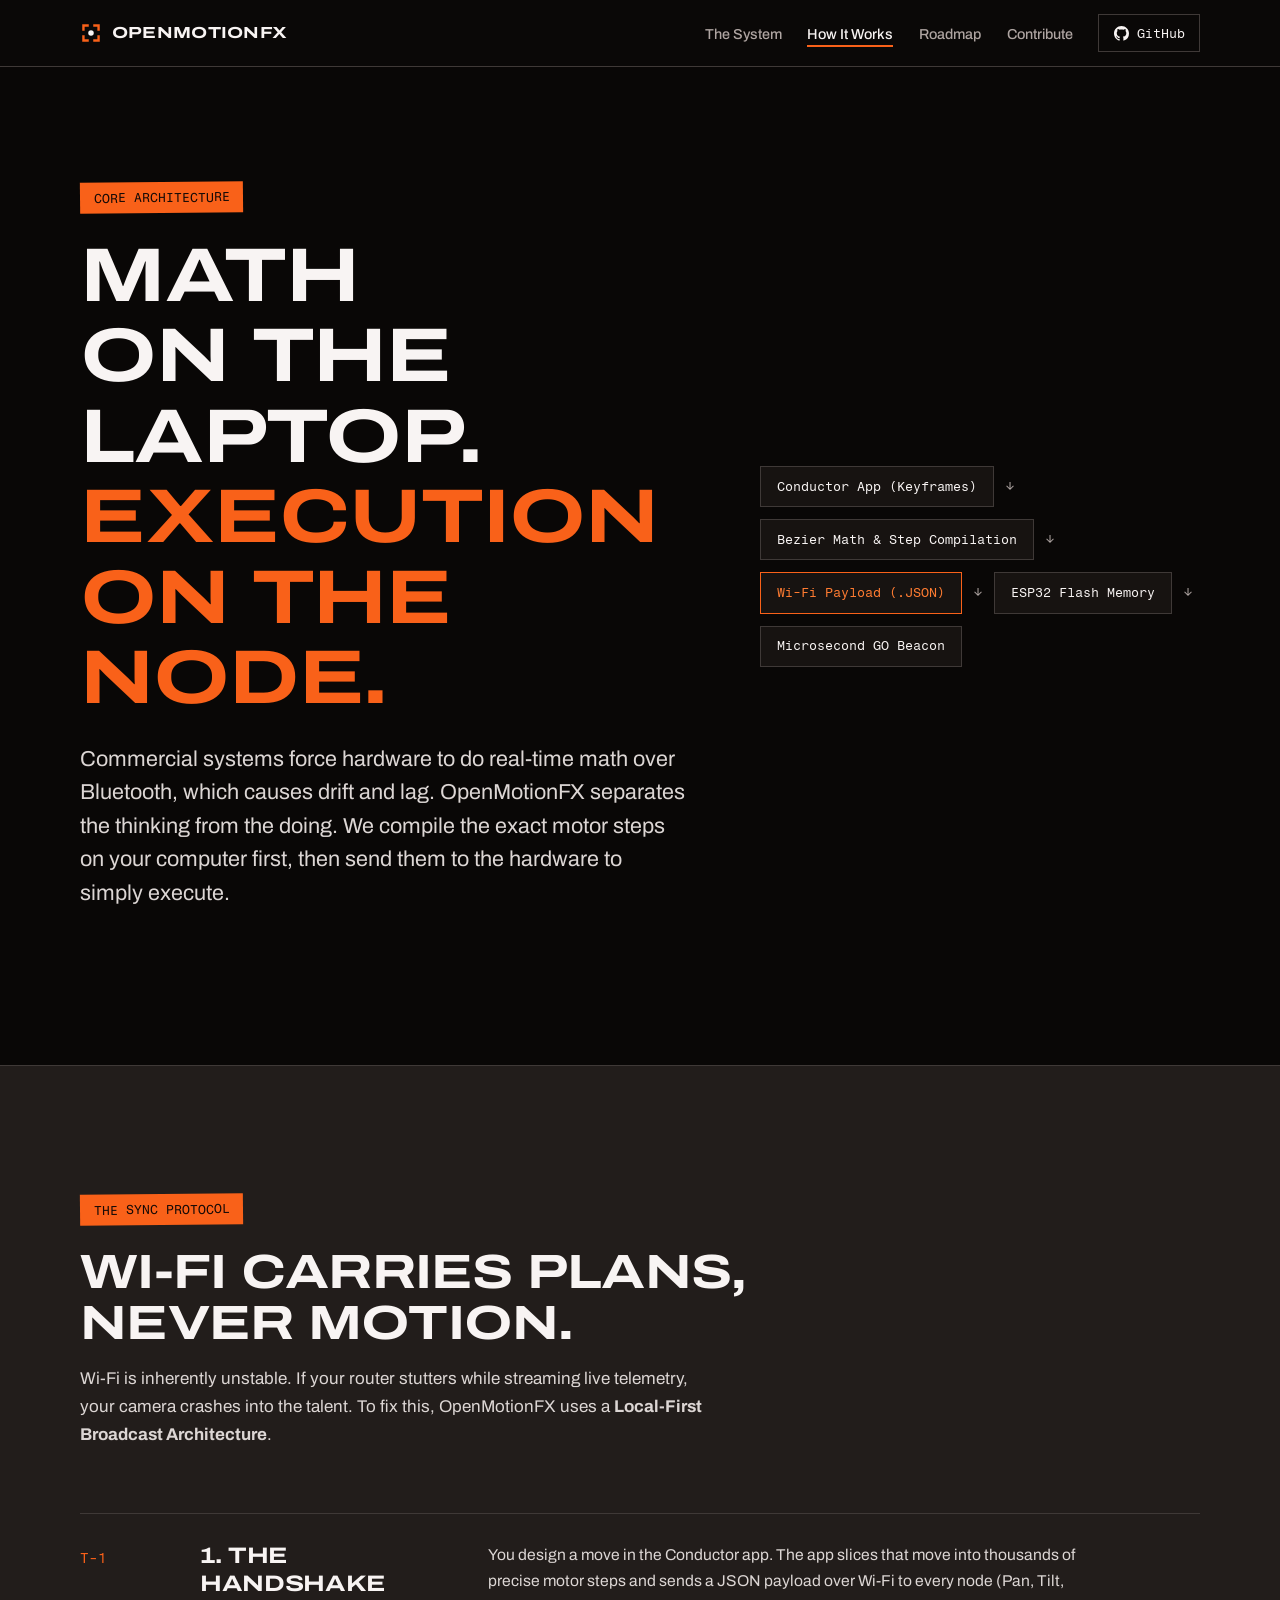
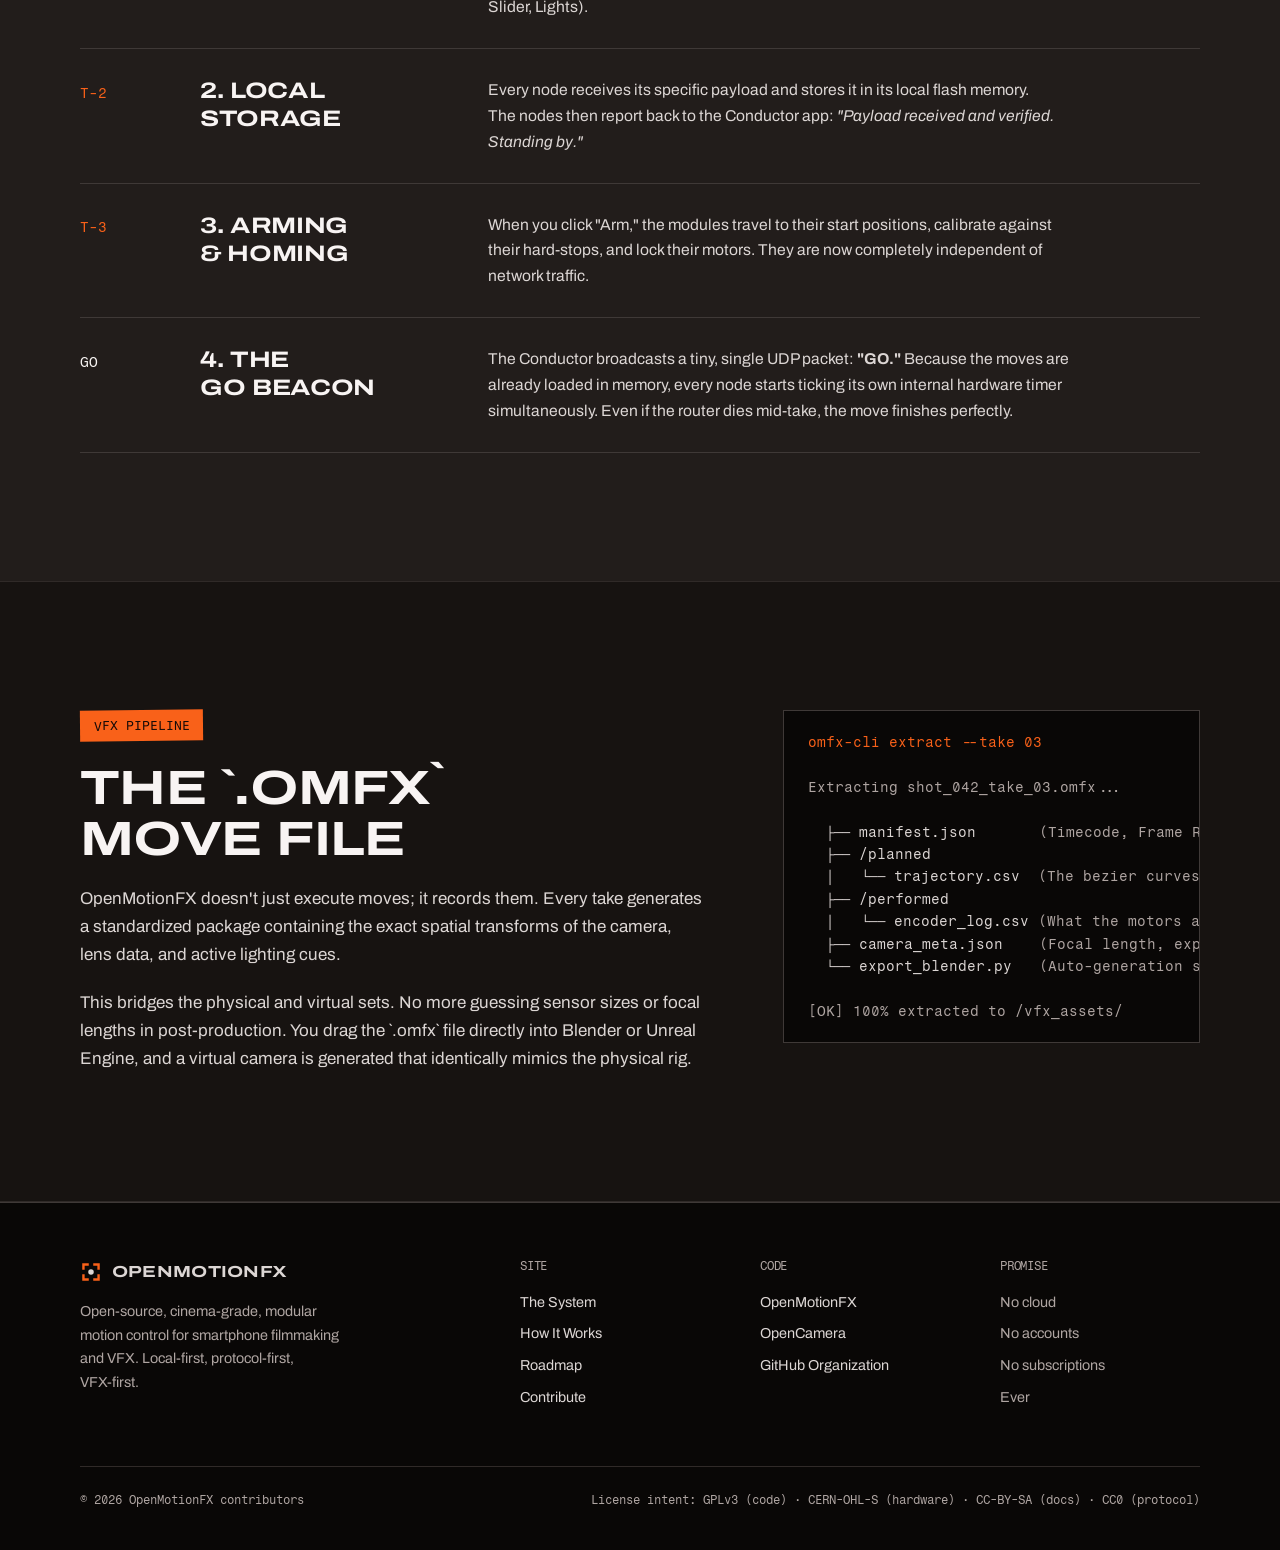
<file: landingpage/how-it-works.html>
<!DOCTYPE html>
<html lang="en">
<head>
  <meta charset="UTF-8">
  <meta name="viewport" content="width=device-width, initial-scale=1.0">
  <title>How It Works — OpenMotionFX</title>
  <meta name="description" content="Discover the technical pipeline of OpenMotionFX. Learn how distributed ESP32 nodes and local-first memory create sub-millisecond synchronized camera moves.">
  <link rel="canonical" href="https://www.openmotionfx.com/how-it-works.html">
  <link rel="icon" type="image/svg+xml" href="assets/img/favicon.svg">
  <link rel="preconnect" href="https://fonts.googleapis.com">
  <link rel="preconnect" href="https://fonts.gstatic.com" crossorigin>
  <link href="https://fonts.googleapis.com/css2?family=Archivo:ital,wdth,wght@0,62..125,100..900;1,62..125,100..900&family=Fragment+Mono:ital@0;1&display=swap" rel="stylesheet">
  <link rel="stylesheet" href="assets/css/style.css">
</head>
<body>
  <a class="skip-link" href="#main">Skip to content</a>

  <header class="site-header">
    <div class="container nav-bar">
      <a class="brand" href="index.html" aria-label="OpenMotionFX home">
        <svg viewBox="0 0 64 64" aria-hidden="true">
          <path class="brand-mark" d="M10 22 V10 H22 M42 10 H54 V22 M54 42 V54 H42 M22 54 H10 V42" fill="none" stroke-width="7" stroke-linecap="square"/>
          <circle cx="32" cy="32" r="8" fill="currentColor"/>
        </svg>
        OpenMotionFX
      </a>
      <nav aria-label="Main">
        <ul class="nav-links">
          <li><a href="system.html">The System</a></li>
          <li><a href="how-it-works.html" aria-current="page">How It Works</a></li>
          <li><a href="roadmap.html">Roadmap</a></li>
          <li><a href="contribute.html">Contribute</a></li>
          <li>
            <a class="nav-gh" href="https://github.com/OpenMotionFX/OpenMotionFX" target="_blank" rel="noopener">
              <svg viewBox="0 0 16 16" aria-hidden="true"><path d="M8 0C3.58 0 0 3.58 0 8c0 3.54 2.29 6.53 5.47 7.59.4.07.55-.17.55-.38 0-.19-.01-.82-.01-1.49-2.01.37-2.53-.49-2.69-.94-.09-.23-.48-.94-.82-1.13-.28-.15-.68-.52-.01-.53.63-.01 1.08.58 1.23.82.72 1.21 1.87.87 2.33.66.07-.52.28-.87.51-1.07-1.78-.2-3.64-.89-3.64-3.95 0-.87.31-1.59.82-2.15-.08-.2-.36-1.02.08-2.12 0 0 .67-.21 2.2.82.64-.18 1.32-.27 2-.27s1.36.09 2 .27c1.53-1.04 2.2-.82 2.2-.82.44 1.1.16 1.92.08 2.12.51.56.82 1.27.82 2.15 0 3.07-1.87 3.75-3.65 3.95.29.25.54.73.54 1.48 0 1.07-.01 1.93-.01 2.2 0 .21.15.46.55.38A8.01 8.01 0 0 0 16 8c0-4.42-3.58-8-8-8z"/></svg>
              GitHub
            </a>
          </li>
        </ul>
      </nav>
    </div>
  </header>

  <main id="main">

    <section class="hero">
      <div class="container split">
        <div>
          <span class="tape">Core Architecture</span>
          <h1>Math on the Laptop. <em>Execution on the Node.</em></h1>
          <p class="lead" style="margin-top:1.5rem">
            Commercial systems force hardware to do real-time math over Bluetooth, which causes drift and lag. 
            OpenMotionFX separates the thinking from the doing. We compile the exact motor steps on your computer first, then send them to the hardware to simply execute.
          </p>
        </div>
        <div>
          <div class="flow" role="img" aria-label="Pipeline diagram showing math compilation to hardware execution">
            <span class="node">Conductor App (Keyframes)</span>
            <span class="arrow">&#8595;</span>
            <span class="node">Bezier Math &amp; Step Compilation</span>
            <span class="arrow">&#8595;</span>
            <span class="node node--hot">Wi-Fi Payload (.JSON)</span>
            <span class="arrow">&#8595;</span>
            <span class="node">ESP32 Flash Memory</span>
            <span class="arrow">&#8595;</span>
            <span class="node">Microsecond GO Beacon</span>
          </div>
        </div>
      </div>
    </section>

    <section class="section">
      <div class="container">
        <div class="section-head reveal">
          <span class="tape">The Sync Protocol</span>
          <h2>Wi-Fi carries plans, never motion.</h2>
          <p style="margin-top:1rem; max-width: 70ch;">
            Wi-Fi is inherently unstable. If your router stutters while streaming live telemetry, your camera crashes into the talent. To fix this, OpenMotionFX uses a <strong>Local-First Broadcast Architecture</strong>.
          </p>
        </div>
        
        <div class="go-steps reveal">
          <div class="go-step">
            <h3>1. The Handshake</h3>
            <p>You design a move in the Conductor app. The app slices that move into thousands of precise motor steps and sends a JSON payload over Wi-Fi to every node (Pan, Tilt, Slider, Lights).</p>
          </div>
          <div class="go-step">
            <h3>2. Local Storage</h3>
            <p>Every node receives its specific payload and stores it in its local flash memory. The nodes then report back to the Conductor app: <em>"Payload received and verified. Standing by."</em></p>
          </div>
          <div class="go-step">
            <h3>3. Arming & Homing</h3>
            <p>When you click "Arm," the modules travel to their start positions, calibrate against their hard-stops, and lock their motors. They are now completely independent of network traffic.</p>
          </div>
          <div class="go-step">
            <h3>4. The GO Beacon</h3>
            <p>The Conductor broadcasts a tiny, single UDP packet: <strong>"GO."</strong> Because the moves are already loaded in memory, every node starts ticking its own internal hardware timer simultaneously. Even if the router dies mid-take, the move finishes perfectly.</p>
          </div>
        </div>
      </div>
    </section>

    <section class="section section--deep" id="vfx-pipeline">
      <div class="container split">
        <div class="reveal">
          <span class="tape">VFX Pipeline</span>
          <h2>The `.omfx` Move File</h2>
          <p style="margin-top:1.25rem">
            OpenMotionFX doesn't just execute moves; it records them. Every take generates a standardized package containing the exact spatial transforms of the camera, lens data, and active lighting cues.
          </p>
          <p style="margin-top:1.25rem">
            This bridges the physical and virtual sets. No more guessing sensor sizes or focal lengths in post-production. You drag the `.omfx` file directly into Blender or Unreal Engine, and a virtual camera is generated that identically mimics the physical rig.
          </p>
        </div>
        
        <div class="reveal">
          <div class="term" role="img" aria-label="Terminal readout of an omfx archive structure">
            <pre><span class="p">omfx-cli extract --take 03</span>

<span class="muted">Extracting shot_042_take_03.omfx...</span>

  &#9500;&#9472;&#9472; manifest.json       <span class="muted">(Timecode, Frame Rate, Sync)</span>
  &#9500;&#9472;&#9472; /planned
  &#9474;   &#9492;&#9472;&#9472; trajectory.csv  <span class="muted">(The bezier curves you drew)</span>
  &#9500;&#9472;&#9472; /performed
  &#9474;   &#9492;&#9472;&#9472; encoder_log.csv <span class="muted">(What the motors actually did)</span>
  &#9500;&#9472;&#9472; camera_meta.json    <span class="muted">(Focal length, exposure limits)</span>
  &#9492;&#9472;&#9472; export_blender.py   <span class="muted">(Auto-generation script for 3D)</span>

<span class="muted">[OK] 100% extracted to /vfx_assets/</span></pre>
          </div>
        </div>
      </div>
    </section>

  </main>

  <footer class="site-footer">
    <div class="container">
      <div class="footer-grid">
        <div class="footer-brand">
          <a class="brand" href="index.html">
            <svg viewBox="0 0 64 64" aria-hidden="true">
              <path class="brand-mark" d="M10 22 V10 H22 M42 10 H54 V22 M54 42 V54 H42 M22 54 H10 V42" fill="none" stroke-width="7" stroke-linecap="square"/>
              <circle cx="32" cy="32" r="8" fill="currentColor"/>
            </svg>
            OpenMotionFX
          </a>
          <p>Open-source, cinema-grade, modular motion control for smartphone filmmaking and VFX. Local-first, protocol-first, VFX-first.</p>
        </div>
        <div>
          <h4>Site</h4>
          <ul>
            <li><a href="system.html">The System</a></li>
            <li><a href="how-it-works.html">How It Works</a></li>
            <li><a href="roadmap.html">Roadmap</a></li>
            <li><a href="contribute.html">Contribute</a></li>
          </ul>
        </div>
        <div>
          <h4>Code</h4>
          <ul>
            <li><a href="https://github.com/OpenMotionFX/OpenMotionFX" target="_blank" rel="noopener">OpenMotionFX</a></li>
            <li><a href="https://github.com/OpenMotionFX/OpenCamera" target="_blank" rel="noopener">OpenCamera</a></li>
            <li><a href="https://github.com/OpenMotionFX" target="_blank" rel="noopener">GitHub Organization</a></li>
          </ul>
        </div>
        <div>
          <h4>Promise</h4>
          <ul>
            <li>No cloud</li>
            <li>No accounts</li>
            <li>No subscriptions</li>
            <li>Ever</li>
          </ul>
        </div>
      </div>
      <div class="footer-legal">
        <span>&copy; 2026 OpenMotionFX contributors</span>
        <span>License intent: GPLv3 (code) &middot; CERN-OHL-S (hardware) &middot; CC-BY-SA (docs) &middot; CC0 (protocol)</span>
      </div>
    </div>
  </footer>

  <script src="assets/js/main.js"></script>
</body>
</html>
</file>
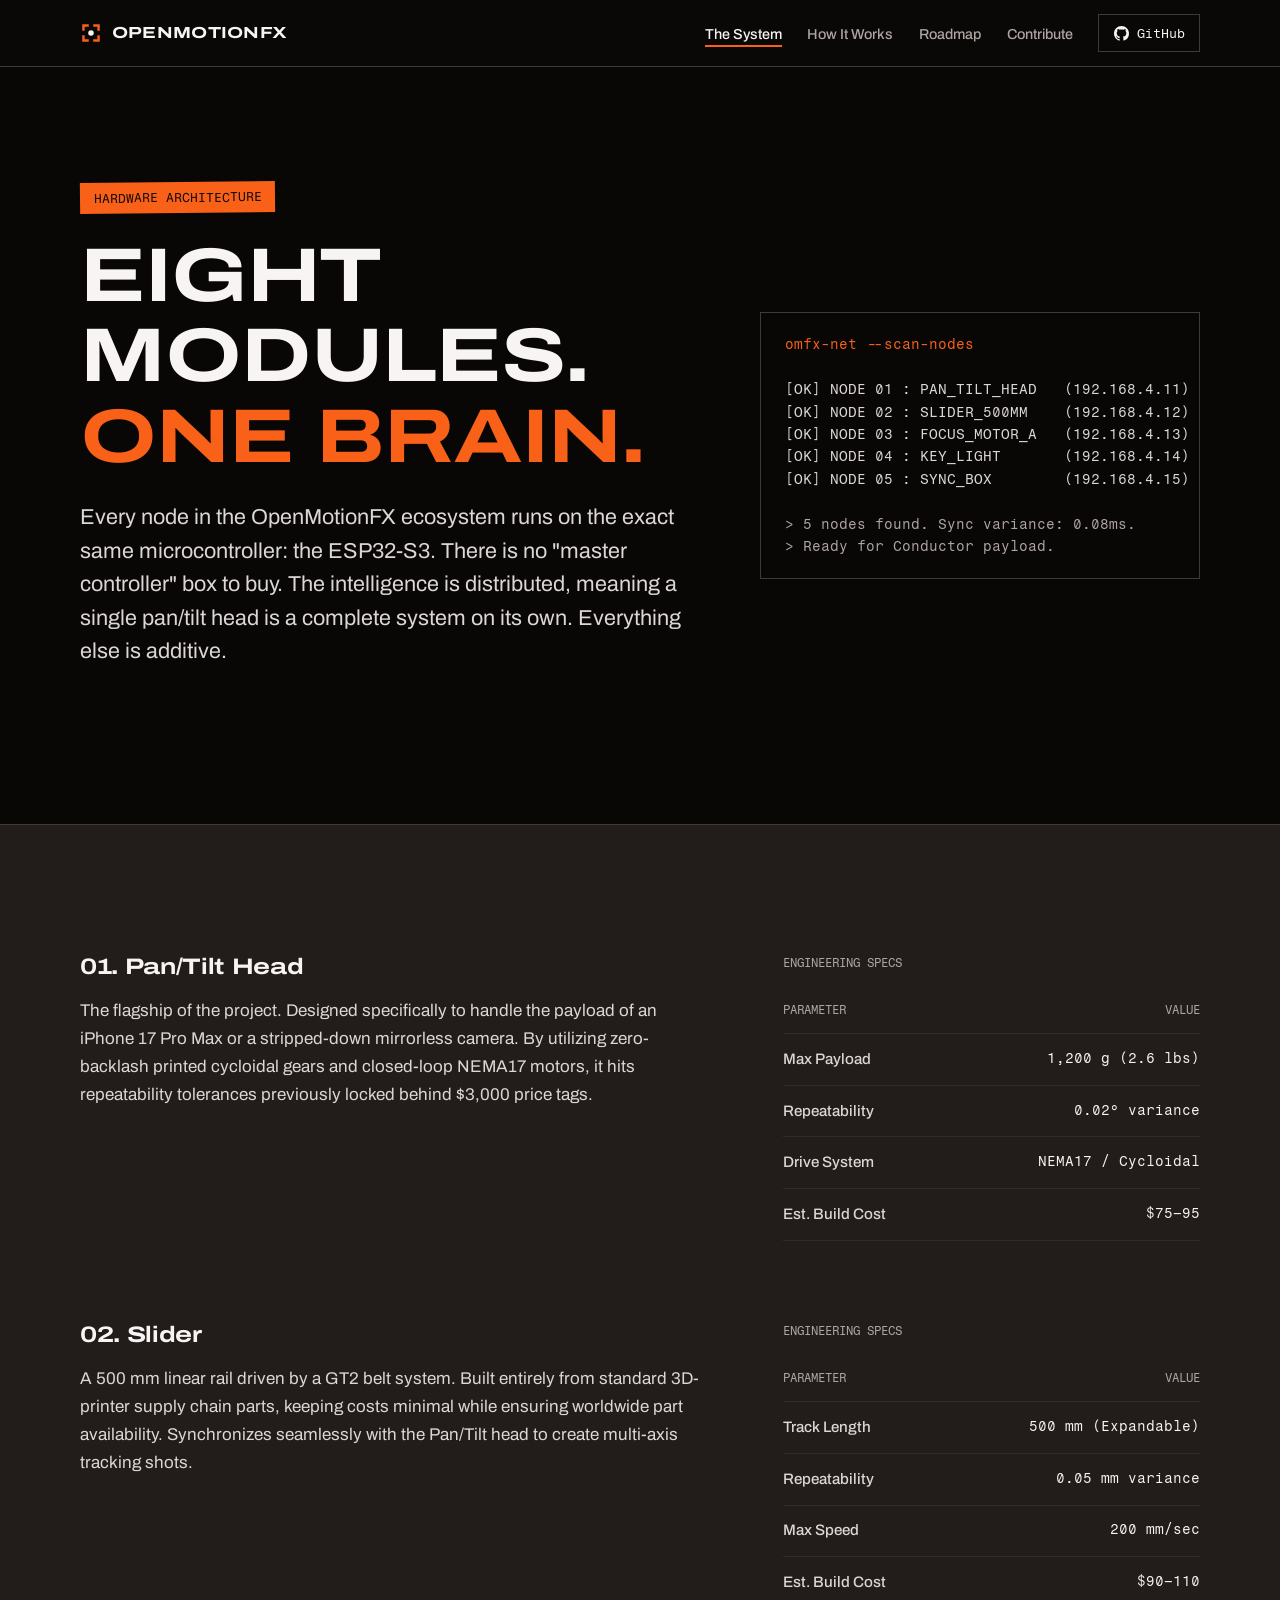
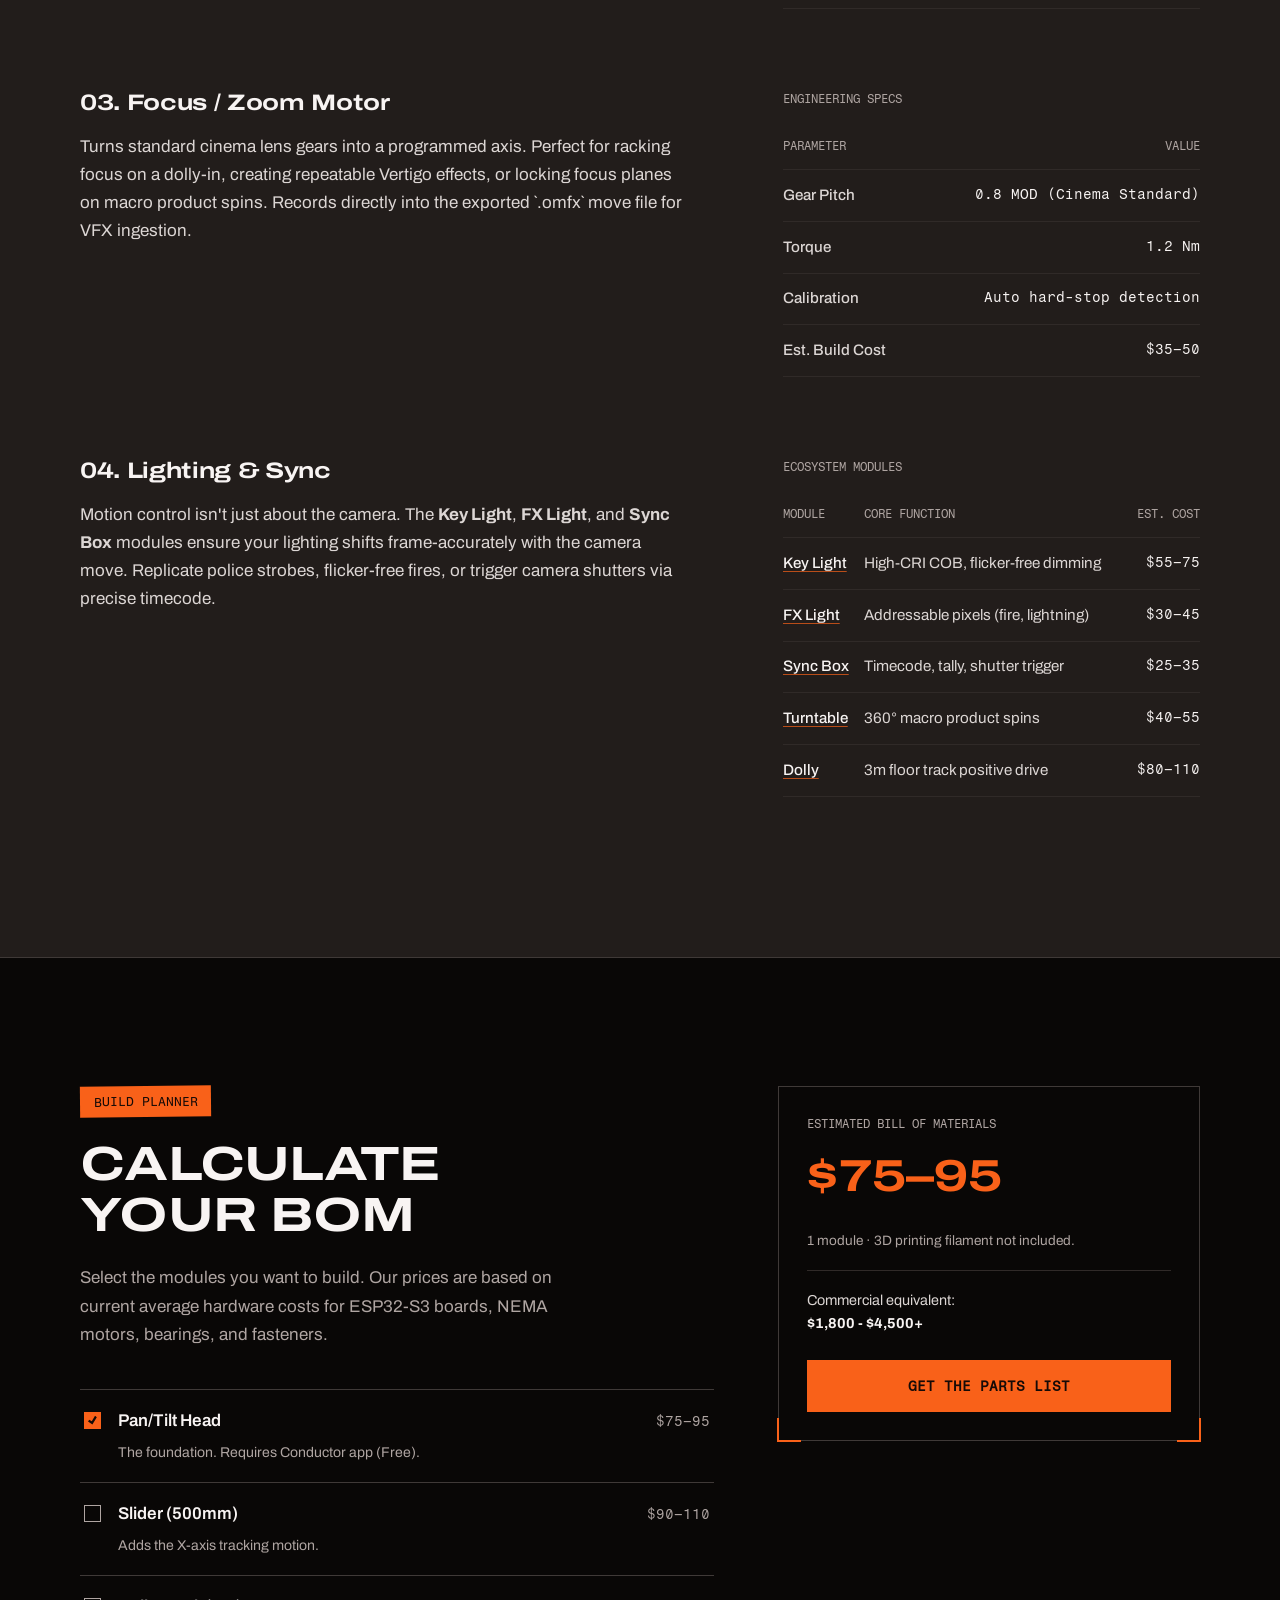
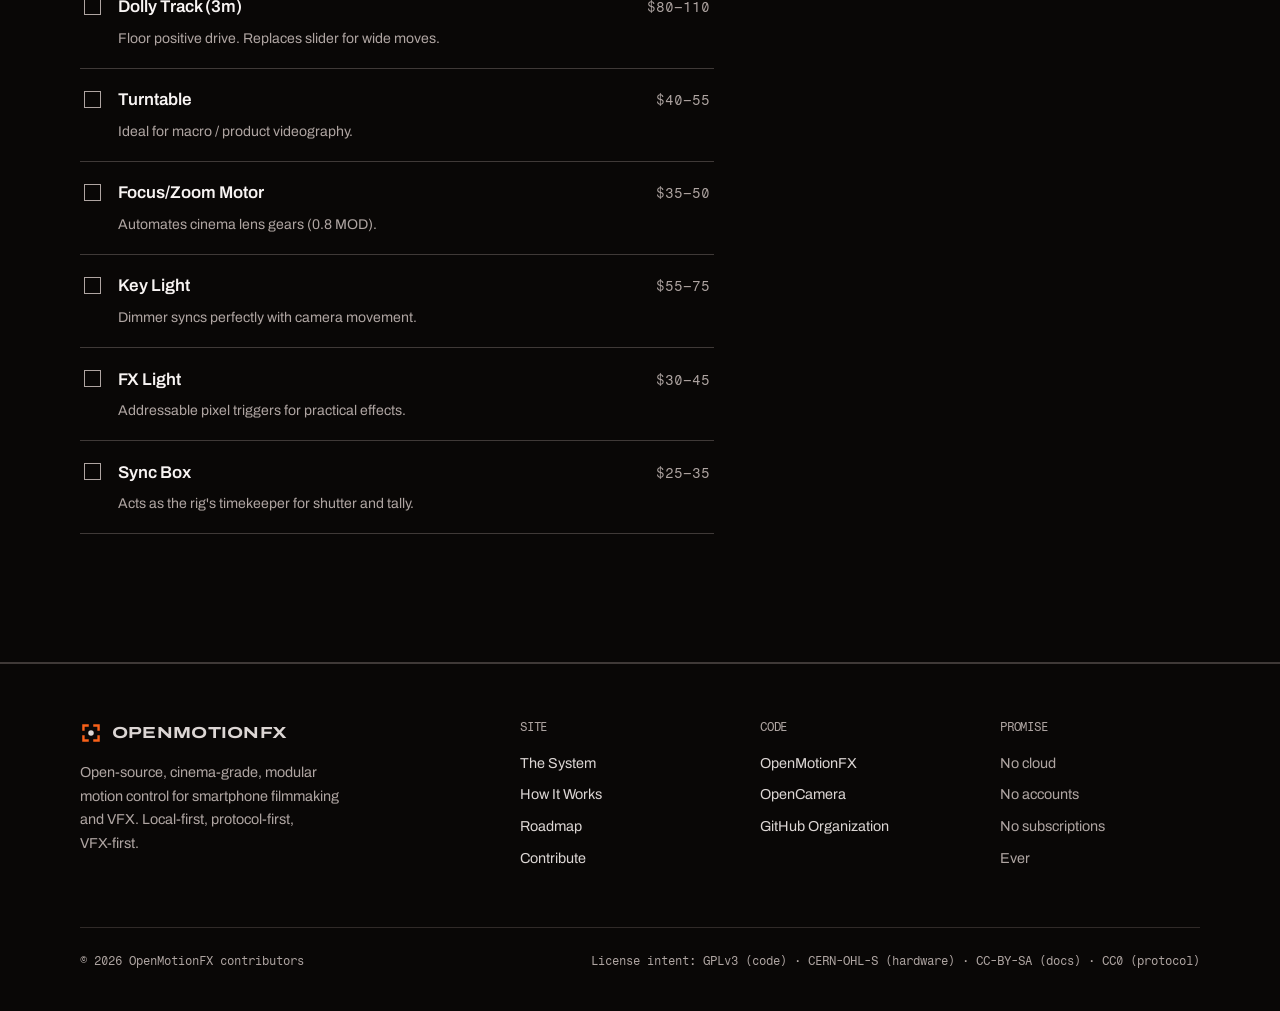
<file: landingpage/system.html>
<!DOCTYPE html>
<html lang="en">
<head>
  <meta charset="UTF-8">
  <meta name="viewport" content="width=device-width, initial-scale=1.0">
  <title>The System — OpenMotionFX</title>
  <meta name="description" content="Explore the eight open-source modules of OpenMotionFX. Brushless pan/tilt heads, sliders, focus motors, and sync boxes, all powered by the ESP32-S3.">
  <link rel="canonical" href="https://www.openmotionfx.com/system.html">
  <link rel="icon" type="image/svg+xml" href="assets/img/favicon.svg">
  <link rel="preconnect" href="https://fonts.googleapis.com">
  <link rel="preconnect" href="https://fonts.gstatic.com" crossorigin>
  <link href="https://fonts.googleapis.com/css2?family=Archivo:ital,wdth,wght@0,62..125,100..900;1,62..125,100..900&family=Fragment+Mono:ital@0;1&display=swap" rel="stylesheet">
  <link rel="stylesheet" href="assets/css/style.css">
</head>
<body>
  <a class="skip-link" href="#main">Skip to content</a>

  <header class="site-header">
    <div class="container nav-bar">
      <a class="brand" href="index.html" aria-label="OpenMotionFX home">
        <svg viewBox="0 0 64 64" aria-hidden="true">
          <path class="brand-mark" d="M10 22 V10 H22 M42 10 H54 V22 M54 42 V54 H42 M22 54 H10 V42" fill="none" stroke-width="7" stroke-linecap="square"/>
          <circle cx="32" cy="32" r="8" fill="currentColor"/>
        </svg>
        OpenMotionFX
      </a>
      <nav aria-label="Main">
        <ul class="nav-links">
          <li><a href="system.html" aria-current="page">The System</a></li>
          <li><a href="how-it-works.html">How It Works</a></li>
          <li><a href="roadmap.html">Roadmap</a></li>
          <li><a href="contribute.html">Contribute</a></li>
          <li>
            <a class="nav-gh" href="https://github.com/OpenMotionFX/OpenMotionFX" target="_blank" rel="noopener">
              <svg viewBox="0 0 16 16" aria-hidden="true"><path d="M8 0C3.58 0 0 3.58 0 8c0 3.54 2.29 6.53 5.47 7.59.4.07.55-.17.55-.38 0-.19-.01-.82-.01-1.49-2.01.37-2.53-.49-2.69-.94-.09-.23-.48-.94-.82-1.13-.28-.15-.68-.52-.01-.53.63-.01 1.08.58 1.23.82.72 1.21 1.87.87 2.33.66.07-.52.28-.87.51-1.07-1.78-.2-3.64-.89-3.64-3.95 0-.87.31-1.59.82-2.15-.08-.2-.36-1.02.08-2.12 0 0 .67-.21 2.2.82.64-.18 1.32-.27 2-.27s1.36.09 2 .27c1.53-1.04 2.2-.82 2.2-.82.44 1.1.16 1.92.08 2.12.51.56.82 1.27.82 2.15 0 3.07-1.87 3.75-3.65 3.95.29.25.54.73.54 1.48 0 1.07-.01 1.93-.01 2.2 0 .21.15.46.55.38A8.01 8.01 0 0 0 16 8c0-4.42-3.58-8-8-8z"/></svg>
              GitHub
            </a>
          </li>
        </ul>
      </nav>
    </div>
  </header>

  <main id="main">

    <!-- ================= HERO ================= -->
    <section class="hero">
      <div class="container">
        <div>
          <span class="tape">Hardware Architecture</span>
          <h1>Eight Modules.<br><em>One Brain.</em></h1>
          <p class="lead" style="margin-top: 1.5rem;">
            Every node in the OpenMotionFX ecosystem runs on the exact same microcontroller: the ESP32-S3. 
            There is no "master controller" box to buy. The intelligence is distributed, meaning a single pan/tilt head is a complete system on its own. Everything else is additive.
          </p>
        </div>

        <div class="term" role="img" aria-label="Terminal readout of the module node structure">
          <pre><span class="p">omfx-net --scan-nodes</span>

[OK] NODE 01 : PAN_TILT_HEAD   (192.168.4.11)
[OK] NODE 02 : SLIDER_500MM    (192.168.4.12)
[OK] NODE 03 : FOCUS_MOTOR_A   (192.168.4.13)
[OK] NODE 04 : KEY_LIGHT       (192.168.4.14)
[OK] NODE 05 : SYNC_BOX        (192.168.4.15)

<span class="muted">> 5 nodes found. Sync variance: 0.08ms.</span>
<span class="muted">> Ready for Conductor payload.</span></pre>
        </div>
      </div>
    </section>

    <!-- ================= MODULE SPECS ================= -->
    <section class="section">
      <div class="container">
        
        <!-- Pan / Tilt -->
        <div class="split reveal" id="pan-tilt" style="margin-bottom: 5rem;">
          <div>
            <h3>01. Pan/Tilt Head</h3>
            <p style="margin-top:1rem">
              The flagship of the project. Designed specifically to handle the payload of an iPhone 17 Pro Max or a stripped-down mirrorless camera. By utilizing zero-backlash printed cycloidal gears and closed-loop NEMA17 motors, it hits repeatability tolerances previously locked behind $3,000 price tags.
            </p>
          </div>
          <div class="table-scroll">
            <table class="spec-table">
              <caption>Engineering Specs</caption>
              <thead>
                <tr>
                  <th>Parameter</th>
                  <th>Value</th>
                </tr>
              </thead>
              <tbody>
                <tr>
                  <th>Max Payload</th>
                  <td>1,200 g (2.6 lbs)</td>
                </tr>
                <tr>
                  <th>Repeatability</th>
                  <td>0.02&deg; variance</td>
                </tr>
                <tr>
                  <th>Drive System</th>
                  <td>NEMA17 / Cycloidal</td>
                </tr>
                <tr>
                  <th>Est. Build Cost</th>
                  <td>$75–95</td>
                </tr>
              </tbody>
            </table>
          </div>
        </div>

        <!-- Slider -->
        <div class="split reveal" id="slider" style="margin-bottom: 5rem;">
          <div>
            <h3>02. Slider</h3>
            <p style="margin-top:1rem">
              A 500 mm linear rail driven by a GT2 belt system. Built entirely from standard 3D-printer supply chain parts, keeping costs minimal while ensuring worldwide part availability. Synchronizes seamlessly with the Pan/Tilt head to create multi-axis tracking shots.
            </p>
          </div>
          <div class="table-scroll">
            <table class="spec-table">
              <caption>Engineering Specs</caption>
              <thead>
                <tr>
                  <th>Parameter</th>
                  <th>Value</th>
                </tr>
              </thead>
              <tbody>
                <tr>
                  <th>Track Length</th>
                  <td>500 mm (Expandable)</td>
                </tr>
                <tr>
                  <th>Repeatability</th>
                  <td>0.05 mm variance</td>
                </tr>
                <tr>
                  <th>Max Speed</th>
                  <td>200 mm/sec</td>
                </tr>
                <tr>
                  <th>Est. Build Cost</th>
                  <td>$90–110</td>
                </tr>
              </tbody>
            </table>
          </div>
        </div>

        <!-- Focus Motor -->
        <div class="split reveal" id="focus" style="margin-bottom: 5rem;">
          <div>
            <h3>03. Focus / Zoom Motor</h3>
            <p style="margin-top:1rem">
              Turns standard cinema lens gears into a programmed axis. Perfect for racking focus on a dolly-in, creating repeatable Vertigo effects, or locking focus planes on macro product spins. Records directly into the exported `.omfx` move file for VFX ingestion.
            </p>
          </div>
          <div class="table-scroll">
            <table class="spec-table">
              <caption>Engineering Specs</caption>
              <thead>
                <tr>
                  <th>Parameter</th>
                  <th>Value</th>
                </tr>
              </thead>
              <tbody>
                <tr>
                  <th>Gear Pitch</th>
                  <td>0.8 MOD (Cinema Standard)</td>
                </tr>
                <tr>
                  <th>Torque</th>
                  <td>1.2 Nm</td>
                </tr>
                <tr>
                  <th>Calibration</th>
                  <td>Auto hard-stop detection</td>
                </tr>
                <tr>
                  <th>Est. Build Cost</th>
                  <td>$35–50</td>
                </tr>
              </tbody>
            </table>
          </div>
        </div>

        <!-- Lighting & Sync -->
        <div class="split reveal" id="lighting" style="margin-bottom: 2rem;">
          <div>
            <h3>04. Lighting & Sync</h3>
            <p style="margin-top:1rem">
              Motion control isn't just about the camera. The <strong>Key Light</strong>, <strong>FX Light</strong>, and <strong>Sync Box</strong> modules ensure your lighting shifts frame-accurately with the camera move. Replicate police strobes, flicker-free fires, or trigger camera shutters via precise timecode.
            </p>
          </div>
          <div class="table-scroll">
            <table class="spec-table">
              <caption>Ecosystem Modules</caption>
              <thead>
                <tr>
                  <th>Module</th>
                  <th>Core Function</th>
                  <th>Est. Cost</th>
                </tr>
              </thead>
              <tbody>
                <tr>
                  <th><a href="#key-light">Key Light</a></th>
                  <td>High-CRI COB, flicker-free dimming</td>
                  <td>$55–75</td>
                </tr>
                <tr>
                  <th><a href="#fx-light">FX Light</a></th>
                  <td>Addressable pixels (fire, lightning)</td>
                  <td>$30–45</td>
                </tr>
                <tr>
                  <th><a href="#sync-box">Sync Box</a></th>
                  <td>Timecode, tally, shutter trigger</td>
                  <td>$25–35</td>
                </tr>
                <tr>
                  <th><a href="#turntable">Turntable</a></th>
                  <td>360&deg; macro product spins</td>
                  <td>$40–55</td>
                </tr>
                <tr>
                  <th><a href="#dolly">Dolly</a></th>
                  <td>3m floor track positive drive</td>
                  <td>$80–110</td>
                </tr>
              </tbody>
            </table>
          </div>
        </div>

      </div>
    </section>

    <!-- ================= RIG CALCULATOR ================= -->
    <section class="section section--well" id="calculator">
      <div class="container calc">
        
        <div class="reveal">
          <span class="tape">Build Planner</span>
          <h2 style="margin-bottom: 1.5rem;">Calculate your BOM</h2>
          <p class="muted" style="margin-bottom: 2.5rem; max-width: 50ch;">
            Select the modules you want to build. Our prices are based on current average hardware costs for ESP32-S3 boards, NEMA motors, bearings, and fasteners. 
          </p>
          
          <div class="calc-options" data-calc>
            
            <label class="calc-option">
              <input type="checkbox" data-lo="75" data-hi="95" checked>
              <span class="calc-name">Pan/Tilt Head</span>
              <span class="calc-cost">$75–95</span>
              <span class="calc-note">The foundation. Requires Conductor app (Free).</span>
            </label>
            
            <label class="calc-option">
              <input type="checkbox" data-lo="90" data-hi="110">
              <span class="calc-name">Slider (500mm)</span>
              <span class="calc-cost">$90–110</span>
              <span class="calc-note">Adds the X-axis tracking motion.</span>
            </label>

            <label class="calc-option">
              <input type="checkbox" data-lo="80" data-hi="110">
              <span class="calc-name">Dolly Track (3m)</span>
              <span class="calc-cost">$80–110</span>
              <span class="calc-note">Floor positive drive. Replaces slider for wide moves.</span>
            </label>
            
            <label class="calc-option">
              <input type="checkbox" data-lo="40" data-hi="55">
              <span class="calc-name">Turntable</span>
              <span class="calc-cost">$40–55</span>
              <span class="calc-note">Ideal for macro / product videography.</span>
            </label>

            <label class="calc-option">
              <input type="checkbox" data-lo="35" data-hi="50">
              <span class="calc-name">Focus/Zoom Motor</span>
              <span class="calc-cost">$35–50</span>
              <span class="calc-note">Automates cinema lens gears (0.8 MOD).</span>
            </label>

            <label class="calc-option">
              <input type="checkbox" data-lo="55" data-hi="75">
              <span class="calc-name">Key Light</span>
              <span class="calc-cost">$55–75</span>
              <span class="calc-note">Dimmer syncs perfectly with camera movement.</span>
            </label>
            
            <label class="calc-option">
              <input type="checkbox" data-lo="30" data-hi="45">
              <span class="calc-name">FX Light</span>
              <span class="calc-cost">$30–45</span>
              <span class="calc-note">Addressable pixel triggers for practical effects.</span>
            </label>

            <label class="calc-option">
              <input type="checkbox" data-lo="25" data-hi="35">
              <span class="calc-name">Sync Box</span>
              <span class="calc-cost">$25–35</span>
              <span class="calc-note">Acts as the rig's timekeeper for shutter and tally.</span>
            </label>

          </div>
        </div>

        <aside class="reveal">
          <div class="calc-total vf-corners">
            <div class="label">Estimated Bill of Materials</div>
            <div class="figure" data-calc-figure>$75–95</div>
            <div class="fine"><span data-calc-count>1 module</span> &middot; 3D printing filament not included.</div>
            <hr>
            <div class="calc-compare">Commercial equivalent: <br><strong>$1,800 - $4,500+</strong></div>
            <a class="btn btn--accent" href="https://github.com/OpenMotionFX/OpenMotionFX/tree/main/hardware" target="_blank" rel="noopener" style="margin-top: 1.5rem; width: 100%; justify-content: center;">Get the Parts List</a>
          </div>
        </aside>

      </div>
    </section>

  </main>

  <footer class="site-footer">
    <div class="container">
      <div class="footer-grid">
        <div class="footer-brand">
          <a class="brand" href="index.html">
            <svg viewBox="0 0 64 64" aria-hidden="true">
              <path class="brand-mark" d="M10 22 V10 H22 M42 10 H54 V22 M54 42 V54 H42 M22 54 H10 V42" fill="none" stroke-width="7" stroke-linecap="square"/>
              <circle cx="32" cy="32" r="8" fill="currentColor"/>
            </svg>
            OpenMotionFX
          </a>
          <p>Open-source, cinema-grade, modular motion control for smartphone filmmaking and VFX. Local-first, protocol-first, VFX-first.</p>
        </div>
        <div>
          <h4>Site</h4>
          <ul>
            <li><a href="system.html">The System</a></li>
            <li><a href="how-it-works.html">How It Works</a></li>
            <li><a href="roadmap.html">Roadmap</a></li>
            <li><a href="contribute.html">Contribute</a></li>
          </ul>
        </div>
        <div>
          <h4>Code</h4>
          <ul>
            <li><a href="https://github.com/OpenMotionFX/OpenMotionFX" target="_blank" rel="noopener">OpenMotionFX</a></li>
            <li><a href="https://github.com/OpenMotionFX/OpenCamera" target="_blank" rel="noopener">OpenCamera</a></li>
            <li><a href="https://github.com/OpenMotionFX" target="_blank" rel="noopener">GitHub Organization</a></li>
          </ul>
        </div>
        <div>
          <h4>Promise</h4>
          <ul>
            <li>No cloud</li>
            <li>No accounts</li>
            <li>No subscriptions</li>
            <li>Ever</li>
          </ul>
        </div>
      </div>
      <div class="footer-legal">
        <span>&copy; 2026 OpenMotionFX contributors</span>
        <span>License intent: GPLv3 (code) &middot; CERN-OHL-S (hardware) &middot; CC-BY-SA (docs) &middot; CC0 (protocol)</span>
      </div>
    </div>
  </footer>

  <script src="assets/js/main.js"></script>
</body>
</html>
</file>
<file: assets/css/style.css>
/* ==========================================================================
   OpenMotionFX — openmotionfx.com
   Camera-department design system: charcoal body, gaffer-tape orange,
   viewfinder brackets, timecode mono. Archivo (variable width) + Fragment Mono.
   ========================================================================== */

:root {
  /* Color — committed dark, single saturated accent */
  --bg:        oklch(23.5% 0.008 40);   /* warm charcoal body */
  --bg-deep:   oklch(19%   0.007 40);   /* recessed panels */
  --bg-black:  oklch(13%   0.005 40);   /* header / footer / wells */
  --accent:    oklch(68%   0.20  41);   /* gaffer-tape orange (#f75c03) */
  --accent-hi: oklch(74%   0.19  45);   /* hover lift */
  --ink:       oklch(97%   0.004 40);   /* headlines */
  --body:      oklch(88%   0.008 40);   /* reading text */
  --muted:     oklch(73%   0.012 40);   /* labels, meta — AA on --bg */
  --line:      oklch(35%   0.010 40);   /* hairlines */
  --line-soft: oklch(29%   0.009 40);
  --tape-ink:  oklch(16%   0.02  40);   /* black text on orange tape */
  --ok:        oklch(78%   0.17 150);   /* status green, used sparingly */

  --font-sans: "Archivo", system-ui, -apple-system, "Segoe UI", sans-serif;
  --font-mono: "Fragment Mono", ui-monospace, "Cascadia Mono", Consolas, monospace;

  --wide: 125;                          /* Archivo expanded width for display */

  --ease: cubic-bezier(0.16, 1, 0.3, 1);
  --dur: 0.6s;

  --space-section: clamp(5rem, 10vw, 9rem);
  --pad-x: clamp(1.25rem, 4vw, 2.5rem);
  --max-w: 1200px;

  /* z-scale */
  --z-sticky: 100;
  --z-skip: 200;
}

* { box-sizing: border-box; margin: 0; padding: 0; }

html { scroll-behavior: smooth; scroll-padding-top: 5rem; }
@media (prefers-reduced-motion: reduce) {
  html { scroll-behavior: auto; }
}

body {
  background: var(--bg);
  color: var(--body);
  font-family: var(--font-sans);
  font-size: 1.0625rem;
  line-height: 1.65;
  -webkit-font-smoothing: antialiased;
  overflow-x: hidden;
}

::selection { background: var(--accent); color: var(--tape-ink); }

img, svg { max-width: 100%; height: auto; display: block; }

a { color: var(--ink); text-decoration-color: color-mix(in oklch, var(--accent) 70%, transparent); text-underline-offset: 3px; }
a:hover { color: var(--accent-hi); }

:focus-visible {
  outline: 2px solid var(--accent);
  outline-offset: 3px;
  border-radius: 1px;
}

.skip-link {
  position: fixed; top: -4rem; left: 1rem; z-index: var(--z-skip);
  background: var(--accent); color: var(--tape-ink);
  font-family: var(--font-mono); font-size: 0.8rem;
  padding: 0.6rem 1rem; transition: top 0.2s var(--ease);
}
.skip-link:focus { top: 1rem; }

/* --------------------------------------------------------------------------
   Typography
   -------------------------------------------------------------------------- */

h1, h2, h3, h4 {
  color: var(--ink);
  font-variation-settings: "wdth" var(--wide);
  font-weight: 700;
  line-height: 1.06;
  letter-spacing: -0.015em;
  text-wrap: balance;
}

h1 { font-size: clamp(2.5rem, 6.5vw, 4.75rem); text-transform: uppercase; }
h2 { font-size: clamp(1.9rem, 4vw, 3rem); text-transform: uppercase; }
h3 { font-size: clamp(1.15rem, 2vw, 1.4rem); line-height: 1.25; }
h4 { font-size: 1.05rem; line-height: 1.3; }

p { max-width: 68ch; text-wrap: pretty; }

.lead {
  font-size: clamp(1.15rem, 2vw, 1.35rem);
  line-height: 1.55;
  color: var(--body);
  max-width: 62ch;
}

.mono, code, kbd {
  font-family: var(--font-mono);
  font-size: 0.875em;
  letter-spacing: 0;
}

code {
  background: var(--bg-black);
  border: 1px solid var(--line-soft);
  padding: 0.15em 0.45em;
}

.muted { color: var(--muted); }

/* Gaffer-tape label — the one section-marker system on this site.
   Orange tape, black stencil text, half-degree skew like real tape. */
.tape {
  display: inline-block;
  background: var(--accent);
  color: var(--tape-ink);
  font-family: var(--font-mono);
  font-size: 0.8rem;
  text-transform: uppercase;
  padding: 0.3rem 0.85rem;
  transform: rotate(-0.6deg);
  margin-bottom: 1.4rem;
}
.tape--plain { transform: none; }

/* --------------------------------------------------------------------------
   Layout
   -------------------------------------------------------------------------- */

.container {
  max-width: var(--max-w);
  margin-inline: auto;
  padding-inline: var(--pad-x);
}

.section { padding-block: var(--space-section); }
.section--line { border-top: 1px solid var(--line); }
.section--well { background: var(--bg-black); border-block: 1px solid var(--line); }
.section--deep { background: var(--bg-deep); border-block: 1px solid var(--line-soft); }

.section-head { margin-bottom: clamp(2.5rem, 5vw, 4rem); }
.section-head p { margin-top: 1.1rem; }

/* --------------------------------------------------------------------------
   Header / nav — no-JS friendly: links wrap on small screens
   -------------------------------------------------------------------------- */

.site-header {
  position: sticky; top: 0; z-index: var(--z-sticky);
  background: color-mix(in oklch, var(--bg-black) 92%, transparent);
  backdrop-filter: blur(12px);
  border-bottom: 1px solid var(--line);
}

.nav-bar {
  display: flex; align-items: center; justify-content: space-between;
  gap: 1rem 2rem; flex-wrap: wrap;
  padding-block: 0.9rem;
}

.brand {
  display: flex; align-items: center; gap: 0.6rem;
  color: var(--ink); text-decoration: none;
  font-variation-settings: "wdth" var(--wide);
  font-weight: 700; font-size: 1rem; letter-spacing: 0.02em;
  text-transform: uppercase; white-space: nowrap;
}
.brand svg { width: 22px; height: 22px; flex: none; }
.brand:hover { color: var(--ink); }
.brand:hover .brand-mark { stroke: var(--accent-hi); }
.brand-mark { stroke: var(--accent); transition: stroke 0.15s var(--ease); }

.nav-links {
  display: flex; align-items: center; flex-wrap: wrap;
  gap: 0.25rem 1.6rem; list-style: none;
}
.nav-links a {
  color: var(--muted); text-decoration: none;
  font-size: 0.9rem; font-weight: 500;
  padding-block: 0.35rem;
  transition: color 0.15s var(--ease);
}
.nav-links a:hover { color: var(--ink); }
.nav-links a[aria-current="page"] {
  color: var(--ink);
  box-shadow: inset 0 -2px 0 var(--accent);
}

.nav-gh {
  display: inline-flex; align-items: center; gap: 0.5rem;
  border: 1px solid var(--line); color: var(--ink) !important;
  padding: 0.45rem 0.9rem !important; font-family: var(--font-mono);
  font-size: 0.8rem !important;
  transition: border-color 0.15s var(--ease), background 0.15s var(--ease);
}
.nav-gh:hover { border-color: var(--accent); }
.nav-gh svg { width: 15px; height: 15px; fill: currentColor; }

/* --------------------------------------------------------------------------
   Buttons
   -------------------------------------------------------------------------- */

.btn {
  display: inline-flex; align-items: center; gap: 0.6rem;
  font-family: var(--font-mono); font-size: 0.85rem; text-transform: uppercase;
  text-decoration: none; cursor: pointer;
  padding: 0.85rem 1.6rem;
  border: 1px solid var(--line); color: var(--ink);
  background: transparent;
  transition: border-color 0.15s var(--ease), background 0.15s var(--ease), color 0.15s var(--ease);
}
.btn:hover { border-color: var(--ink); color: var(--ink); }

.btn--accent {
  background: var(--accent); border-color: var(--accent); color: var(--tape-ink);
  font-weight: 700;
}
.btn--accent:hover { background: var(--accent-hi); border-color: var(--accent-hi); color: var(--tape-ink); }

/* --------------------------------------------------------------------------
   Hero
   -------------------------------------------------------------------------- */

.hero {
  position: relative;
  background: var(--bg-black);
  border-bottom: 1px solid var(--line);
  overflow: hidden;
}

.hero .container {
  display: grid;
  grid-template-columns: minmax(0, 7fr) minmax(0, 5fr);
  gap: clamp(2rem, 5vw, 4.5rem);
  align-items: center;
  padding-block: clamp(4rem, 9vw, 7.5rem);
}

.hero-status {
  display: inline-flex; align-items: center; gap: 0.6rem;
  font-family: var(--font-mono); font-size: 0.78rem;
  color: var(--muted); text-transform: uppercase;
  border: 1px solid var(--line); padding: 0.4rem 0.9rem;
  margin-bottom: 1.75rem;
}
.hero-status .dot {
  width: 7px; height: 7px; border-radius: 50%;
  background: var(--accent); flex: none;
}

.hero h1 { margin-bottom: 1.4rem; }
.hero h1 em {
  font-style: normal;
  color: var(--accent);
}

.hero .lead { margin-bottom: 2.5rem; }

.hero-actions { display: flex; flex-wrap: wrap; gap: 1rem; align-items: center; }

/* Viewfinder: framed motion-path demo */
.viewfinder {
  position: relative;
  border: 1px solid var(--line);
  background:
    linear-gradient(var(--line-soft) 1px, transparent 1px),
    linear-gradient(90deg, var(--line-soft) 1px, transparent 1px);
  background-size: 44px 44px;
  background-color: color-mix(in oklch, var(--bg-deep) 80%, var(--bg-black));
  padding: 1.5rem;
}

/* corner brackets */
.viewfinder::before, .viewfinder::after,
.vf-corners::before, .vf-corners::after {
  content: "";
  position: absolute; width: 22px; height: 22px;
  border: 2px solid var(--accent);
}
.viewfinder::before { top: -2px; left: -2px; border-right: 0; border-bottom: 0; }
.viewfinder::after  { top: -2px; right: -2px; border-left: 0; border-bottom: 0; }
.vf-corners::before { bottom: -2px; left: -2px; border-right: 0; border-top: 0; }
.vf-corners::after  { bottom: -2px; right: -2px; border-left: 0; border-top: 0; }

.vf-head {
  display: flex; justify-content: space-between; gap: 1rem;
  font-family: var(--font-mono); font-size: 0.72rem;
  color: var(--muted); text-transform: uppercase;
  margin-bottom: 0.75rem;
}
.vf-head .rec { color: var(--accent); }

.vf-foot {
  display: flex; justify-content: space-between; align-items: center; gap: 1rem;
  margin-top: 0.75rem;
}
.vf-foot .timecode {
  font-family: var(--font-mono); font-size: 0.85rem;
  color: var(--ink); font-variant-numeric: tabular-nums;
}

.vf-replay {
  font-family: var(--font-mono); font-size: 0.72rem; text-transform: uppercase;
  background: none; border: 1px solid var(--line); color: var(--muted);
  padding: 0.4rem 0.8rem; cursor: pointer;
  transition: color 0.15s var(--ease), border-color 0.15s var(--ease);
}
.vf-replay:hover { color: var(--accent-hi); border-color: var(--accent); }

.vf-canvas { width: 100%; height: auto; }

/* Motion-path SVG animation: path draws in, dot follows.
   Take 2 re-draws precisely over take 1 (the repeatability demo).
   All triggered by .run class; reduced-motion gets the static end state. */
.mp-path {
  fill: none; stroke: var(--accent); stroke-width: 2;
  stroke-linecap: round;
}
.mp-ghost {
  fill: none; stroke: var(--muted); stroke-width: 1.25;
  stroke-dasharray: 3 7; stroke-linecap: round; opacity: 0.7;
}
.mp-dot { fill: var(--ink); }
.mp-key { fill: var(--bg-black); stroke: var(--accent); stroke-width: 1.5; }
.mp-label { font-family: var(--font-mono); font-size: 9px; fill: var(--muted); }

@media (prefers-reduced-motion: no-preference) {
  .viewfinder.run .mp-path {
    stroke-dasharray: 620;
    stroke-dashoffset: 620;
    animation: mp-draw 2.6s var(--ease) forwards;
  }
  .viewfinder.run .mp-dot {
    offset-path: path("M28 148 C 90 40, 200 30, 268 84 S 380 178, 432 96");
    animation: mp-travel 2.6s var(--ease) forwards;
  }
  .viewfinder.run[data-take="2"] .mp-path { animation-duration: 2.6s; }
}

@keyframes mp-draw { to { stroke-dashoffset: 0; } }
@keyframes mp-travel {
  from { offset-distance: 0%; }
  to { offset-distance: 100%; }
}

@media (prefers-reduced-motion: reduce) {
  .vf-replay { display: none; }
}

/* --------------------------------------------------------------------------
   Price-gap comparison (typographic, not a chart)
   -------------------------------------------------------------------------- */

.gap-table { border-top: 1px solid var(--line); }
.gap-row {
  display: grid;
  grid-template-columns: minmax(7rem, 2fr) minmax(0, 3fr) minmax(8rem, 2fr) minmax(6rem, 1.5fr);
  gap: 1rem 2rem; align-items: baseline;
  padding-block: 1.4rem;
  border-bottom: 1px solid var(--line);
}
.gap-tier { font-family: var(--font-mono); font-size: 0.8rem; text-transform: uppercase; color: var(--muted); }
.gap-what { color: var(--body); font-size: 0.98rem; }
.gap-price {
  font-variation-settings: "wdth" var(--wide);
  font-weight: 700; font-size: clamp(1.2rem, 2.6vw, 1.7rem);
  color: var(--ink); white-space: nowrap;
}
.gap-rep { font-family: var(--font-mono); font-size: 0.8rem; color: var(--muted); }
.gap-row--us { background: linear-gradient(90deg, color-mix(in oklch, var(--accent) 12%, transparent), transparent 70%); }
.gap-row--us .gap-tier, .gap-row--us .gap-rep { color: var(--accent-hi); }
.gap-row--us .gap-price { color: var(--accent); }

@media (max-width: 720px) {
  .gap-row { grid-template-columns: 1fr auto; }
  .gap-what { grid-column: 1 / -1; order: 3; }
  .gap-rep { display: none; }
}

/* --------------------------------------------------------------------------
   GO sequence (the one real numbered sequence)
   -------------------------------------------------------------------------- */

.go-steps { display: grid; gap: 0; border-top: 1px solid var(--line); counter-reset: step; }
.go-step {
  display: grid;
  grid-template-columns: 5.5rem minmax(10rem, 16rem) 1fr;
  gap: 1rem 2rem;
  padding-block: 1.75rem;
  border-bottom: 1px solid var(--line);
}
.go-step::before {
  counter-increment: step;
  content: "T-" counter(step);
  font-family: var(--font-mono); font-size: 0.85rem;
  color: var(--accent); padding-top: 0.3rem;
}
.go-step:last-child::before { content: "GO"; color: var(--ink); background: none; }
.go-step h3 { text-transform: uppercase; font-variation-settings: "wdth" var(--wide); }
.go-step p { color: var(--body); font-size: 0.98rem; }

@media (max-width: 820px) {
  .go-step { grid-template-columns: 4rem 1fr; }
  .go-step p { grid-column: 2; }
}

/* --------------------------------------------------------------------------
   Module index (varied list, not a card grid)
   -------------------------------------------------------------------------- */

.module-list { border-top: 1px solid var(--line); }
.module-row {
  display: grid;
  grid-template-columns: minmax(11rem, 2fr) minmax(0, 4fr) minmax(7rem, 1.2fr);
  gap: 0.5rem 2rem; align-items: baseline;
  padding-block: 1.3rem;
  border-bottom: 1px solid var(--line);
  color: inherit; text-decoration: none;
  transition: background 0.15s var(--ease);
}
a.module-row:hover { background: color-mix(in oklch, var(--bg-deep) 70%, transparent); }
a.module-row:hover .module-name { color: var(--accent-hi); }
.module-name {
  color: var(--ink); font-weight: 700; font-size: 1.05rem;
  font-variation-settings: "wdth" var(--wide); text-transform: uppercase;
  transition: color 0.15s var(--ease);
}
.module-desc { color: var(--body); font-size: 0.98rem; }
.module-cost {
  font-family: var(--font-mono); font-size: 0.85rem; color: var(--muted);
  text-align: right; white-space: nowrap;
}
@media (max-width: 720px) {
  .module-row { grid-template-columns: 1fr auto; }
  .module-desc { grid-column: 1 / -1; }
}

/* --------------------------------------------------------------------------
   Spec tables (lens-engraving style)
   -------------------------------------------------------------------------- */

.spec-table { width: 100%; border-collapse: collapse; }
.spec-table caption {
  text-align: left; font-family: var(--font-mono); font-size: 0.78rem;
  text-transform: uppercase; color: var(--muted); padding-bottom: 0.9rem;
}
.spec-table th, .spec-table td {
  text-align: left; padding: 0.8rem 0.5rem 0.8rem 0;
  border-bottom: 1px solid var(--line-soft);
  font-size: 0.95rem; vertical-align: top;
}
.spec-table thead th {
  font-family: var(--font-mono); font-size: 0.75rem; font-weight: 400;
  text-transform: uppercase; color: var(--muted);
}
.spec-table td:last-child, .spec-table th:last-child { text-align: right; padding-right: 0; }
.spec-table td:last-child { font-family: var(--font-mono); font-size: 0.85rem; color: var(--ink); }
.spec-table tbody th { font-weight: 500; color: var(--body); }

.table-scroll { overflow-x: auto; }

/* --------------------------------------------------------------------------
   Principles / prose blocks
   -------------------------------------------------------------------------- */

.principles { display: grid; grid-template-columns: repeat(auto-fit, minmax(300px, 1fr)); gap: 0; border-top: 1px solid var(--line); border-left: 1px solid var(--line); }
.principle {
  padding: 2rem 2rem 2.25rem;
  border-right: 1px solid var(--line);
  border-bottom: 1px solid var(--line);
}
.principle h3 { margin-bottom: 0.75rem; text-transform: uppercase; }
.principle p { font-size: 0.97rem; color: var(--body); }
.principle blockquote {
  margin-top: 0.9rem; padding-left: 0.9rem;
  border-left: 1px solid var(--accent);
  font-size: 0.9rem; color: var(--muted); font-style: italic;
}

/* Split layout: text + aside figure */
.split {
  display: grid; grid-template-columns: minmax(0, 3fr) minmax(0, 2fr);
  gap: clamp(2.5rem, 6vw, 5rem); align-items: start;
}
.split > * { min-width: 0; }
@media (max-width: 860px) { .split { grid-template-columns: 1fr; } }

/* Terminal / code panel */
.term {
  background: var(--bg-black); border: 1px solid var(--line);
  font-family: var(--font-mono); font-size: 0.85rem;
  padding: 1.25rem 1.5rem; overflow-x: auto;
}
.term .p { color: var(--accent); user-select: none; }
.term pre { font-family: inherit; }

/* Flow diagram (pipeline) */
.flow {
  display: flex; flex-wrap: wrap; align-items: center; gap: 0.75rem;
  font-family: var(--font-mono); font-size: 0.82rem;
}
.flow .node {
  border: 1px solid var(--line); padding: 0.55rem 1rem; color: var(--ink);
  background: var(--bg-deep); white-space: nowrap;
}
.flow .node--hot { border-color: var(--accent); color: var(--accent-hi); }
.flow .arrow { color: var(--muted); user-select: none; }

/* --------------------------------------------------------------------------
   Roadmap timeline
   -------------------------------------------------------------------------- */

.phases { border-left: 2px solid var(--line); margin-left: 0.4rem; }
.phase { position: relative; padding: 0 0 3rem 2.25rem; }
.phase:last-child { padding-bottom: 0.5rem; }
.phase::before {
  content: ""; position: absolute; left: -7px; top: 0.45rem;
  width: 12px; height: 12px; background: var(--bg); border: 2px solid var(--muted);
  border-radius: 50%;
}
.phase--now::before { background: var(--accent); border-color: var(--accent); }
.phase-meta {
  font-family: var(--font-mono); font-size: 0.78rem; text-transform: uppercase;
  color: var(--muted); display: flex; flex-wrap: wrap; gap: 1rem; margin-bottom: 0.5rem;
}
.phase--now .phase-meta { color: var(--accent-hi); }
.phase h3 { margin-bottom: 0.6rem; }
.phase p { font-size: 0.98rem; }
.phase ul { margin: 0.75rem 0 0 1.1rem; font-size: 0.95rem; color: var(--body); }
.phase ul li { margin-bottom: 0.35rem; }
.phase .exit {
  margin-top: 0.9rem; font-size: 0.9rem; color: var(--muted);
  border-left: 1px solid var(--accent); padding-left: 0.9rem;
}

/* --------------------------------------------------------------------------
   Rig calculator (system page)
   -------------------------------------------------------------------------- */

.calc { display: grid; grid-template-columns: minmax(0, 3fr) minmax(16rem, 2fr); gap: clamp(2rem, 5vw, 4rem); align-items: start; }
@media (max-width: 860px) { .calc { grid-template-columns: 1fr; } }

.calc-options { border-top: 1px solid var(--line); }
.calc-option {
  display: grid; grid-template-columns: auto 1fr auto;
  gap: 0.35rem 1.1rem; align-items: baseline;
  padding: 1.1rem 0.25rem; border-bottom: 1px solid var(--line);
  cursor: pointer;
}
.calc-option:hover { background: color-mix(in oklch, var(--bg-deep) 70%, transparent); }
.calc-option input {
  appearance: none; width: 1.05rem; height: 1.05rem; flex: none;
  border: 1px solid var(--muted); background: transparent; cursor: pointer;
  position: relative; top: 0.15rem;
}
.calc-option input:checked { background: var(--accent); border-color: var(--accent); }
.calc-option input:checked::after {
  content: ""; position: absolute; inset: 3px; background: var(--tape-ink);
  clip-path: polygon(14% 44%, 0 65%, 50% 100%, 100% 16%, 80% 0%, 43% 62%);
}
.calc-option input:focus-visible { outline: 2px solid var(--accent); outline-offset: 2px; }
.calc-name { color: var(--ink); font-weight: 600; }
.calc-cost { font-family: var(--font-mono); font-size: 0.85rem; color: var(--muted); white-space: nowrap; }
.calc-note { grid-column: 2 / -1; font-size: 0.88rem; color: var(--muted); }

.calc-total {
  position: sticky; top: 5.5rem;
  border: 1px solid var(--line); background: var(--bg-black);
  padding: 1.75rem;
}
.calc-total .label { font-family: var(--font-mono); font-size: 0.75rem; text-transform: uppercase; color: var(--muted); }
.calc-total .figure {
  font-variation-settings: "wdth" var(--wide); font-weight: 700;
  font-size: clamp(2rem, 4vw, 2.8rem); color: var(--accent);
  font-variant-numeric: tabular-nums; margin: 0.35rem 0 1rem;
}
.calc-total .fine { font-size: 0.85rem; color: var(--muted); }
.calc-total hr { border: 0; border-top: 1px solid var(--line-soft); margin: 1.1rem 0; }
.calc-compare { font-size: 0.9rem; color: var(--body); }
.calc-compare strong { color: var(--ink); }

/* --------------------------------------------------------------------------
   Footer
   -------------------------------------------------------------------------- */

.site-footer {
  background: var(--bg-black); border-top: 1px solid var(--line);
  padding-block: 3.5rem 2.5rem; font-size: 0.9rem; color: var(--muted);
}
.footer-grid {
  display: grid; grid-template-columns: 2fr 1fr 1fr 1fr;
  gap: 2.5rem; margin-bottom: 3rem;
}
@media (max-width: 820px) { .footer-grid { grid-template-columns: 1fr 1fr; } }
@media (max-width: 480px) { .footer-grid { grid-template-columns: 1fr; } }

.footer-grid h4 {
  font-family: var(--font-mono); font-size: 0.75rem; font-weight: 400;
  text-transform: uppercase; color: var(--muted); margin-bottom: 1rem;
}
.footer-grid ul { list-style: none; }
.footer-grid li { margin-bottom: 0.5rem; }
.footer-grid a { color: var(--body); text-decoration: none; }
.footer-grid a:hover { color: var(--accent-hi); }
.footer-brand p { margin-top: 0.9rem; max-width: 34ch; }

.footer-legal {
  border-top: 1px solid var(--line-soft); padding-top: 1.5rem;
  display: flex; flex-wrap: wrap; gap: 1rem 2rem; justify-content: space-between;
  font-family: var(--font-mono); font-size: 0.75rem;
}

/* --------------------------------------------------------------------------
   Reveal on scroll — enhancement only; content visible without JS
   -------------------------------------------------------------------------- */

@media (prefers-reduced-motion: no-preference) {
  html.js .reveal {
    opacity: 0; transform: translateY(18px);
    transition: opacity var(--dur) var(--ease), transform var(--dur) var(--ease);
  }
  html.js .reveal.in { opacity: 1; transform: none; }
}
</file>
<file: landingpage/assets/css/style.css>
/* ==========================================================================
   OpenMotionFX — openmotionfx.com
   Camera-department design system: charcoal body, gaffer-tape orange,
   viewfinder brackets, timecode mono. Archivo (variable width) + Fragment Mono.
   ========================================================================== */

:root {
  /* Color — committed dark, single saturated accent */
  --bg:        oklch(23.5% 0.008 40);   /* warm charcoal body */
  --bg-deep:   oklch(19%   0.007 40);   /* recessed panels */
  --bg-black:  oklch(13%   0.005 40);   /* header / footer / wells */
  --accent:    oklch(68%   0.20  41);   /* gaffer-tape orange (#f75c03) */
  --accent-hi: oklch(74%   0.19  45);   /* hover lift */
  --ink:       oklch(97%   0.004 40);   /* headlines */
  --body:      oklch(88%   0.008 40);   /* reading text */
  --muted:     oklch(73%   0.012 40);   /* labels, meta — AA on --bg */
  --line:      oklch(35%   0.010 40);   /* hairlines */
  --line-soft: oklch(29%   0.009 40);
  --tape-ink:  oklch(16%   0.02  40);   /* black text on orange tape */
  --ok:        oklch(78%   0.17 150);   /* status green, used sparingly */

  --font-sans: "Archivo", system-ui, -apple-system, "Segoe UI", sans-serif;
  --font-mono: "Fragment Mono", ui-monospace, "Cascadia Mono", Consolas, monospace;

  --wide: 125;                          /* Archivo expanded width for display */

  --ease: cubic-bezier(0.16, 1, 0.3, 1);
  --dur: 0.6s;

  --space-section: clamp(5rem, 10vw, 9rem);
  --pad-x: clamp(1.25rem, 4vw, 2.5rem);
  --max-w: 1200px;

  /* z-scale */
  --z-sticky: 100;
  --z-skip: 200;
}

* { box-sizing: border-box; margin: 0; padding: 0; }

html { scroll-behavior: smooth; scroll-padding-top: 5rem; }
@media (prefers-reduced-motion: reduce) {
  html { scroll-behavior: auto; }
}

body {
  background: var(--bg);
  color: var(--body);
  font-family: var(--font-sans);
  font-size: 1.0625rem;
  line-height: 1.65;
  -webkit-font-smoothing: antialiased;
  overflow-x: hidden;
}

::selection { background: var(--accent); color: var(--tape-ink); }

img, svg { max-width: 100%; height: auto; display: block; }

a { color: var(--ink); text-decoration-color: color-mix(in oklch, var(--accent) 70%, transparent); text-underline-offset: 3px; }
a:hover { color: var(--accent-hi); }

:focus-visible {
  outline: 2px solid var(--accent);
  outline-offset: 3px;
  border-radius: 1px;
}

.skip-link {
  position: fixed; top: -4rem; left: 1rem; z-index: var(--z-skip);
  background: var(--accent); color: var(--tape-ink);
  font-family: var(--font-mono); font-size: 0.8rem;
  padding: 0.6rem 1rem; transition: top 0.2s var(--ease);
}
.skip-link:focus { top: 1rem; }

/* --------------------------------------------------------------------------
   Typography
   -------------------------------------------------------------------------- */

h1, h2, h3, h4 {
  color: var(--ink);
  font-variation-settings: "wdth" var(--wide);
  font-weight: 700;
  line-height: 1.06;
  letter-spacing: -0.015em;
  text-wrap: balance;
}

h1 { font-size: clamp(2.5rem, 6.5vw, 4.75rem); text-transform: uppercase; }
h2 { font-size: clamp(1.9rem, 4vw, 3rem); text-transform: uppercase; }
h3 { font-size: clamp(1.15rem, 2vw, 1.4rem); line-height: 1.25; }
h4 { font-size: 1.05rem; line-height: 1.3; }

p { max-width: 68ch; text-wrap: pretty; }

.lead {
  font-size: clamp(1.15rem, 2vw, 1.35rem);
  line-height: 1.55;
  color: var(--body);
  max-width: 62ch;
}

.mono, code, kbd {
  font-family: var(--font-mono);
  font-size: 0.875em;
  letter-spacing: 0;
}

code {
  background: var(--bg-black);
  border: 1px solid var(--line-soft);
  padding: 0.15em 0.45em;
}

.muted { color: var(--muted); }

/* Gaffer-tape label — the one section-marker system on this site.
   Orange tape, black stencil text, half-degree skew like real tape. */
.tape {
  display: inline-block;
  background: var(--accent);
  color: var(--tape-ink);
  font-family: var(--font-mono);
  font-size: 0.8rem;
  text-transform: uppercase;
  padding: 0.3rem 0.85rem;
  transform: rotate(-0.6deg);
  margin-bottom: 1.4rem;
}
.tape--plain { transform: none; }

/* --------------------------------------------------------------------------
   Layout
   -------------------------------------------------------------------------- */

.container {
  max-width: var(--max-w);
  margin-inline: auto;
  padding-inline: var(--pad-x);
}

.section { padding-block: var(--space-section); }
.section--line { border-top: 1px solid var(--line); }
.section--well { background: var(--bg-black); border-block: 1px solid var(--line); }
.section--deep { background: var(--bg-deep); border-block: 1px solid var(--line-soft); }

.section-head { margin-bottom: clamp(2.5rem, 5vw, 4rem); }
.section-head p { margin-top: 1.1rem; }

/* --------------------------------------------------------------------------
   Header / nav — no-JS friendly: links wrap on small screens
   -------------------------------------------------------------------------- */

.site-header {
  position: sticky; top: 0; z-index: var(--z-sticky);
  background: color-mix(in oklch, var(--bg-black) 92%, transparent);
  backdrop-filter: blur(12px);
  border-bottom: 1px solid var(--line);
}

.nav-bar {
  display: flex; align-items: center; justify-content: space-between;
  gap: 1rem 2rem; flex-wrap: wrap;
  padding-block: 0.9rem;
}

.brand {
  display: flex; align-items: center; gap: 0.6rem;
  color: var(--ink); text-decoration: none;
  font-variation-settings: "wdth" var(--wide);
  font-weight: 700; font-size: 1rem; letter-spacing: 0.02em;
  text-transform: uppercase; white-space: nowrap;
}
.brand svg { width: 22px; height: 22px; flex: none; }
.brand:hover { color: var(--ink); }
.brand:hover .brand-mark { stroke: var(--accent-hi); }
.brand-mark { stroke: var(--accent); transition: stroke 0.15s var(--ease); }

.nav-links {
  display: flex; align-items: center; flex-wrap: wrap;
  gap: 0.25rem 1.6rem; list-style: none;
}
.nav-links a {
  color: var(--muted); text-decoration: none;
  font-size: 0.9rem; font-weight: 500;
  padding-block: 0.35rem;
  transition: color 0.15s var(--ease);
}
.nav-links a:hover { color: var(--ink); }
.nav-links a[aria-current="page"] {
  color: var(--ink);
  box-shadow: inset 0 -2px 0 var(--accent);
}

.nav-gh {
  display: inline-flex; align-items: center; gap: 0.5rem;
  border: 1px solid var(--line); color: var(--ink) !important;
  padding: 0.45rem 0.9rem !important; font-family: var(--font-mono);
  font-size: 0.8rem !important;
  transition: border-color 0.15s var(--ease), background 0.15s var(--ease);
}
.nav-gh:hover { border-color: var(--accent); }
.nav-gh svg { width: 15px; height: 15px; fill: currentColor; }

/* --------------------------------------------------------------------------
   Buttons
   -------------------------------------------------------------------------- */

.btn {
  display: inline-flex; align-items: center; gap: 0.6rem;
  font-family: var(--font-mono); font-size: 0.85rem; text-transform: uppercase;
  text-decoration: none; cursor: pointer;
  padding: 0.85rem 1.6rem;
  border: 1px solid var(--line); color: var(--ink);
  background: transparent;
  transition: border-color 0.15s var(--ease), background 0.15s var(--ease), color 0.15s var(--ease);
}
.btn:hover { border-color: var(--ink); color: var(--ink); }

.btn--accent {
  background: var(--accent); border-color: var(--accent); color: var(--tape-ink);
  font-weight: 700;
}
.btn--accent:hover { background: var(--accent-hi); border-color: var(--accent-hi); color: var(--tape-ink); }

/* --------------------------------------------------------------------------
   Hero
   -------------------------------------------------------------------------- */

.hero {
  position: relative;
  background: var(--bg-black);
  border-bottom: 1px solid var(--line);
  overflow: hidden;
}

.hero .container {
  display: grid;
  grid-template-columns: minmax(0, 7fr) minmax(0, 5fr);
  gap: clamp(2rem, 5vw, 4.5rem);
  align-items: center;
  padding-block: clamp(4rem, 9vw, 7.5rem);
}

.hero-status {
  display: inline-flex; align-items: center; gap: 0.6rem;
  font-family: var(--font-mono); font-size: 0.78rem;
  color: var(--muted); text-transform: uppercase;
  border: 1px solid var(--line); padding: 0.4rem 0.9rem;
  margin-bottom: 1.75rem;
}
.hero-status .dot {
  width: 7px; height: 7px; border-radius: 50%;
  background: var(--accent); flex: none;
}

.hero h1 { margin-bottom: 1.4rem; }
.hero h1 em {
  font-style: normal;
  color: var(--accent);
}

.hero .lead { margin-bottom: 2.5rem; }

.hero-actions { display: flex; flex-wrap: wrap; gap: 1rem; align-items: center; }

/* Viewfinder: framed motion-path demo */
.viewfinder {
  position: relative;
  border: 1px solid var(--line);
  background:
    linear-gradient(var(--line-soft) 1px, transparent 1px),
    linear-gradient(90deg, var(--line-soft) 1px, transparent 1px);
  background-size: 44px 44px;
  background-color: color-mix(in oklch, var(--bg-deep) 80%, var(--bg-black));
  padding: 1.5rem;
}

/* corner brackets */
.viewfinder::before, .viewfinder::after,
.vf-corners::before, .vf-corners::after {
  content: "";
  position: absolute; width: 22px; height: 22px;
  border: 2px solid var(--accent);
}
.viewfinder::before { top: -2px; left: -2px; border-right: 0; border-bottom: 0; }
.viewfinder::after  { top: -2px; right: -2px; border-left: 0; border-bottom: 0; }
.vf-corners::before { bottom: -2px; left: -2px; border-right: 0; border-top: 0; }
.vf-corners::after  { bottom: -2px; right: -2px; border-left: 0; border-top: 0; }

.vf-head {
  display: flex; justify-content: space-between; gap: 1rem;
  font-family: var(--font-mono); font-size: 0.72rem;
  color: var(--muted); text-transform: uppercase;
  margin-bottom: 0.75rem;
}
.vf-head .rec { color: var(--accent); }

.vf-foot {
  display: flex; justify-content: space-between; align-items: center; gap: 1rem;
  margin-top: 0.75rem;
}
.vf-foot .timecode {
  font-family: var(--font-mono); font-size: 0.85rem;
  color: var(--ink); font-variant-numeric: tabular-nums;
}

.vf-replay {
  font-family: var(--font-mono); font-size: 0.72rem; text-transform: uppercase;
  background: none; border: 1px solid var(--line); color: var(--muted);
  padding: 0.4rem 0.8rem; cursor: pointer;
  transition: color 0.15s var(--ease), border-color 0.15s var(--ease);
}
.vf-replay:hover { color: var(--accent-hi); border-color: var(--accent); }

.vf-canvas { width: 100%; height: auto; }

/* Motion-path SVG animation: path draws in, dot follows.
   Take 2 re-draws precisely over take 1 (the repeatability demo).
   All triggered by .run class; reduced-motion gets the static end state. */
.mp-path {
  fill: none; stroke: var(--accent); stroke-width: 2;
  stroke-linecap: round;
}
.mp-ghost {
  fill: none; stroke: var(--muted); stroke-width: 1.25;
  stroke-dasharray: 3 7; stroke-linecap: round; opacity: 0.7;
}
.mp-dot { fill: var(--ink); }
.mp-key { fill: var(--bg-black); stroke: var(--accent); stroke-width: 1.5; }
.mp-label { font-family: var(--font-mono); font-size: 9px; fill: var(--muted); }

@media (prefers-reduced-motion: no-preference) {
  .viewfinder.run .mp-path {
    stroke-dasharray: 620;
    stroke-dashoffset: 620;
    animation: mp-draw 2.6s var(--ease) forwards;
  }
  .viewfinder.run .mp-dot {
    offset-path: path("M28 148 C 90 40, 200 30, 268 84 S 380 178, 432 96");
    animation: mp-travel 2.6s var(--ease) forwards;
  }
  .viewfinder.run[data-take="2"] .mp-path { animation-duration: 2.6s; }
}

@keyframes mp-draw { to { stroke-dashoffset: 0; } }
@keyframes mp-travel {
  from { offset-distance: 0%; }
  to { offset-distance: 100%; }
}

@media (prefers-reduced-motion: reduce) {
  .vf-replay { display: none; }
}

/* --------------------------------------------------------------------------
   Price-gap comparison (typographic, not a chart)
   -------------------------------------------------------------------------- */

.gap-table { border-top: 1px solid var(--line); }
.gap-row {
  display: grid;
  grid-template-columns: minmax(7rem, 2fr) minmax(0, 3fr) minmax(8rem, 2fr) minmax(6rem, 1.5fr);
  gap: 1rem 2rem; align-items: baseline;
  padding-block: 1.4rem;
  border-bottom: 1px solid var(--line);
}
.gap-tier { font-family: var(--font-mono); font-size: 0.8rem; text-transform: uppercase; color: var(--muted); }
.gap-what { color: var(--body); font-size: 0.98rem; }
.gap-price {
  font-variation-settings: "wdth" var(--wide);
  font-weight: 700; font-size: clamp(1.2rem, 2.6vw, 1.7rem);
  color: var(--ink); white-space: nowrap;
}
.gap-rep { font-family: var(--font-mono); font-size: 0.8rem; color: var(--muted); }
.gap-row--us { background: linear-gradient(90deg, color-mix(in oklch, var(--accent) 12%, transparent), transparent 70%); }
.gap-row--us .gap-tier, .gap-row--us .gap-rep { color: var(--accent-hi); }
.gap-row--us .gap-price { color: var(--accent); }

@media (max-width: 720px) {
  .gap-row { grid-template-columns: 1fr auto; }
  .gap-what { grid-column: 1 / -1; order: 3; }
  .gap-rep { display: none; }
}

/* --------------------------------------------------------------------------
   GO sequence (the one real numbered sequence)
   -------------------------------------------------------------------------- */

.go-steps { display: grid; gap: 0; border-top: 1px solid var(--line); counter-reset: step; }
.go-step {
  display: grid;
  grid-template-columns: 5.5rem minmax(10rem, 16rem) 1fr;
  gap: 1rem 2rem;
  padding-block: 1.75rem;
  border-bottom: 1px solid var(--line);
}
.go-step::before {
  counter-increment: step;
  content: "T-" counter(step);
  font-family: var(--font-mono); font-size: 0.85rem;
  color: var(--accent); padding-top: 0.3rem;
}
.go-step:last-child::before { content: "GO"; color: var(--ink); background: none; }
.go-step h3 { text-transform: uppercase; font-variation-settings: "wdth" var(--wide); }
.go-step p { color: var(--body); font-size: 0.98rem; }

@media (max-width: 820px) {
  .go-step { grid-template-columns: 4rem 1fr; }
  .go-step p { grid-column: 2; }
}

/* --------------------------------------------------------------------------
   Module index (varied list, not a card grid)
   -------------------------------------------------------------------------- */

.module-list { border-top: 1px solid var(--line); }
.module-row {
  display: grid;
  grid-template-columns: minmax(11rem, 2fr) minmax(0, 4fr) minmax(7rem, 1.2fr);
  gap: 0.5rem 2rem; align-items: baseline;
  padding-block: 1.3rem;
  border-bottom: 1px solid var(--line);
  color: inherit; text-decoration: none;
  transition: background 0.15s var(--ease);
}
a.module-row:hover { background: color-mix(in oklch, var(--bg-deep) 70%, transparent); }
a.module-row:hover .module-name { color: var(--accent-hi); }
.module-name {
  color: var(--ink); font-weight: 700; font-size: 1.05rem;
  font-variation-settings: "wdth" var(--wide); text-transform: uppercase;
  transition: color 0.15s var(--ease);
}
.module-desc { color: var(--body); font-size: 0.98rem; }
.module-cost {
  font-family: var(--font-mono); font-size: 0.85rem; color: var(--muted);
  text-align: right; white-space: nowrap;
}
@media (max-width: 720px) {
  .module-row { grid-template-columns: 1fr auto; }
  .module-desc { grid-column: 1 / -1; }
}

/* --------------------------------------------------------------------------
   Spec tables (lens-engraving style)
   -------------------------------------------------------------------------- */

.spec-table { width: 100%; border-collapse: collapse; }
.spec-table caption {
  text-align: left; font-family: var(--font-mono); font-size: 0.78rem;
  text-transform: uppercase; color: var(--muted); padding-bottom: 0.9rem;
}
.spec-table th, .spec-table td {
  text-align: left; padding: 0.8rem 0.5rem 0.8rem 0;
  border-bottom: 1px solid var(--line-soft);
  font-size: 0.95rem; vertical-align: top;
}
.spec-table thead th {
  font-family: var(--font-mono); font-size: 0.75rem; font-weight: 400;
  text-transform: uppercase; color: var(--muted);
}
.spec-table td:last-child, .spec-table th:last-child { text-align: right; padding-right: 0; }
.spec-table td:last-child { font-family: var(--font-mono); font-size: 0.85rem; color: var(--ink); }
.spec-table tbody th { font-weight: 500; color: var(--body); }

.table-scroll { overflow-x: auto; }

/* --------------------------------------------------------------------------
   Principles / prose blocks
   -------------------------------------------------------------------------- */

.principles { display: grid; grid-template-columns: repeat(auto-fit, minmax(300px, 1fr)); gap: 0; border-top: 1px solid var(--line); border-left: 1px solid var(--line); }
.principle {
  padding: 2rem 2rem 2.25rem;
  border-right: 1px solid var(--line);
  border-bottom: 1px solid var(--line);
}
.principle h3 { margin-bottom: 0.75rem; text-transform: uppercase; }
.principle p { font-size: 0.97rem; color: var(--body); }
.principle blockquote {
  margin-top: 0.9rem; padding-left: 0.9rem;
  border-left: 1px solid var(--accent);
  font-size: 0.9rem; color: var(--muted); font-style: italic;
}

/* Split layout: text + aside figure */
.split {
  display: grid; grid-template-columns: minmax(0, 3fr) minmax(0, 2fr);
  gap: clamp(2.5rem, 6vw, 5rem); align-items: start;
}
.split > * { min-width: 0; }
@media (max-width: 860px) { .split { grid-template-columns: 1fr; } }

/* Terminal / code panel */
.term {
  background: var(--bg-black); border: 1px solid var(--line);
  font-family: var(--font-mono); font-size: 0.85rem;
  padding: 1.25rem 1.5rem; overflow-x: auto;
}
.term .p { color: var(--accent); user-select: none; }
.term pre { font-family: inherit; }

/* Flow diagram (pipeline) */
.flow {
  display: flex; flex-wrap: wrap; align-items: center; gap: 0.75rem;
  font-family: var(--font-mono); font-size: 0.82rem;
}
.flow .node {
  border: 1px solid var(--line); padding: 0.55rem 1rem; color: var(--ink);
  background: var(--bg-deep); white-space: nowrap;
}
.flow .node--hot { border-color: var(--accent); color: var(--accent-hi); }
.flow .arrow { color: var(--muted); user-select: none; }

/* --------------------------------------------------------------------------
   Roadmap timeline
   -------------------------------------------------------------------------- */

.phases { border-left: 2px solid var(--line); margin-left: 0.4rem; }
.phase { position: relative; padding: 0 0 3rem 2.25rem; }
.phase:last-child { padding-bottom: 0.5rem; }
.phase::before {
  content: ""; position: absolute; left: -7px; top: 0.45rem;
  width: 12px; height: 12px; background: var(--bg); border: 2px solid var(--muted);
  border-radius: 50%;
}
.phase--now::before { background: var(--accent); border-color: var(--accent); }
.phase-meta {
  font-family: var(--font-mono); font-size: 0.78rem; text-transform: uppercase;
  color: var(--muted); display: flex; flex-wrap: wrap; gap: 1rem; margin-bottom: 0.5rem;
}
.phase--now .phase-meta { color: var(--accent-hi); }
.phase h3 { margin-bottom: 0.6rem; }
.phase p { font-size: 0.98rem; }
.phase ul { margin: 0.75rem 0 0 1.1rem; font-size: 0.95rem; color: var(--body); }
.phase ul li { margin-bottom: 0.35rem; }
.phase .exit {
  margin-top: 0.9rem; font-size: 0.9rem; color: var(--muted);
  border-left: 1px solid var(--accent); padding-left: 0.9rem;
}

/* --------------------------------------------------------------------------
   Rig calculator (system page)
   -------------------------------------------------------------------------- */

.calc { display: grid; grid-template-columns: minmax(0, 3fr) minmax(16rem, 2fr); gap: clamp(2rem, 5vw, 4rem); align-items: start; }
@media (max-width: 860px) { .calc { grid-template-columns: 1fr; } }

.calc-options { border-top: 1px solid var(--line); }
.calc-option {
  display: grid; grid-template-columns: auto 1fr auto;
  gap: 0.35rem 1.1rem; align-items: baseline;
  padding: 1.1rem 0.25rem; border-bottom: 1px solid var(--line);
  cursor: pointer;
}
.calc-option:hover { background: color-mix(in oklch, var(--bg-deep) 70%, transparent); }
.calc-option input {
  appearance: none; width: 1.05rem; height: 1.05rem; flex: none;
  border: 1px solid var(--muted); background: transparent; cursor: pointer;
  position: relative; top: 0.15rem;
}
.calc-option input:checked { background: var(--accent); border-color: var(--accent); }
.calc-option input:checked::after {
  content: ""; position: absolute; inset: 3px; background: var(--tape-ink);
  clip-path: polygon(14% 44%, 0 65%, 50% 100%, 100% 16%, 80% 0%, 43% 62%);
}
.calc-option input:focus-visible { outline: 2px solid var(--accent); outline-offset: 2px; }
.calc-name { color: var(--ink); font-weight: 600; }
.calc-cost { font-family: var(--font-mono); font-size: 0.85rem; color: var(--muted); white-space: nowrap; }
.calc-note { grid-column: 2 / -1; font-size: 0.88rem; color: var(--muted); }

.calc-total {
  position: sticky; top: 5.5rem;
  border: 1px solid var(--line); background: var(--bg-black);
  padding: 1.75rem;
}
.calc-total .label { font-family: var(--font-mono); font-size: 0.75rem; text-transform: uppercase; color: var(--muted); }
.calc-total .figure {
  font-variation-settings: "wdth" var(--wide); font-weight: 700;
  font-size: clamp(2rem, 4vw, 2.8rem); color: var(--accent);
  font-variant-numeric: tabular-nums; margin: 0.35rem 0 1rem;
}
.calc-total .fine { font-size: 0.85rem; color: var(--muted); }
.calc-total hr { border: 0; border-top: 1px solid var(--line-soft); margin: 1.1rem 0; }
.calc-compare { font-size: 0.9rem; color: var(--body); }
.calc-compare strong { color: var(--ink); }

/* --------------------------------------------------------------------------
   Footer
   -------------------------------------------------------------------------- */

.site-footer {
  background: var(--bg-black); border-top: 1px solid var(--line);
  padding-block: 3.5rem 2.5rem; font-size: 0.9rem; color: var(--muted);
}
.footer-grid {
  display: grid; grid-template-columns: 2fr 1fr 1fr 1fr;
  gap: 2.5rem; margin-bottom: 3rem;
}
@media (max-width: 820px) { .footer-grid { grid-template-columns: 1fr 1fr; } }
@media (max-width: 480px) { .footer-grid { grid-template-columns: 1fr; } }

.footer-grid h4 {
  font-family: var(--font-mono); font-size: 0.75rem; font-weight: 400;
  text-transform: uppercase; color: var(--muted); margin-bottom: 1rem;
}
.footer-grid ul { list-style: none; }
.footer-grid li { margin-bottom: 0.5rem; }
.footer-grid a { color: var(--body); text-decoration: none; }
.footer-grid a:hover { color: var(--accent-hi); }
.footer-brand p { margin-top: 0.9rem; max-width: 34ch; }

.footer-legal {
  border-top: 1px solid var(--line-soft); padding-top: 1.5rem;
  display: flex; flex-wrap: wrap; gap: 1rem 2rem; justify-content: space-between;
  font-family: var(--font-mono); font-size: 0.75rem;
}

/* --------------------------------------------------------------------------
   Reveal on scroll — enhancement only; content visible without JS
   -------------------------------------------------------------------------- */

@media (prefers-reduced-motion: no-preference) {
  html.js .reveal {
    opacity: 0; transform: translateY(18px);
    transition: opacity var(--dur) var(--ease), transform var(--dur) var(--ease);
  }
  html.js .reveal.in { opacity: 1; transform: none; }
}
</file>
